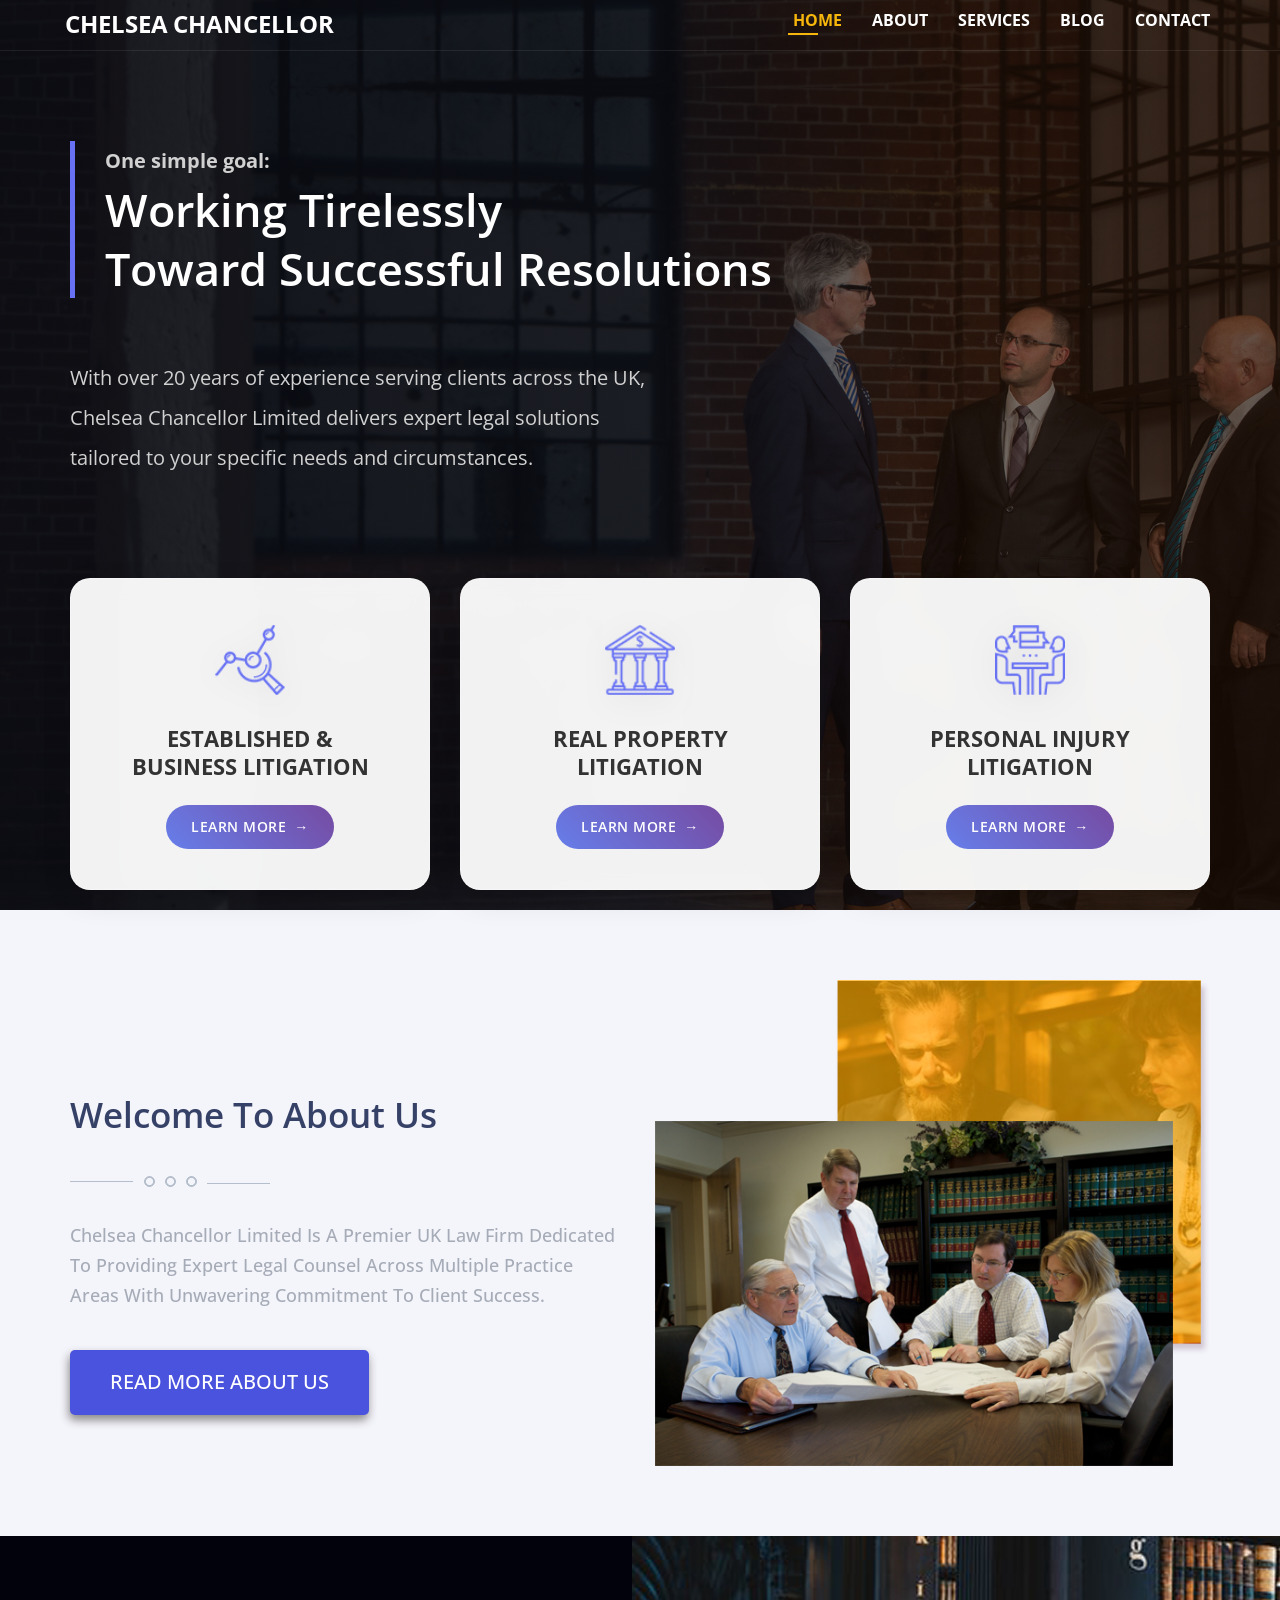
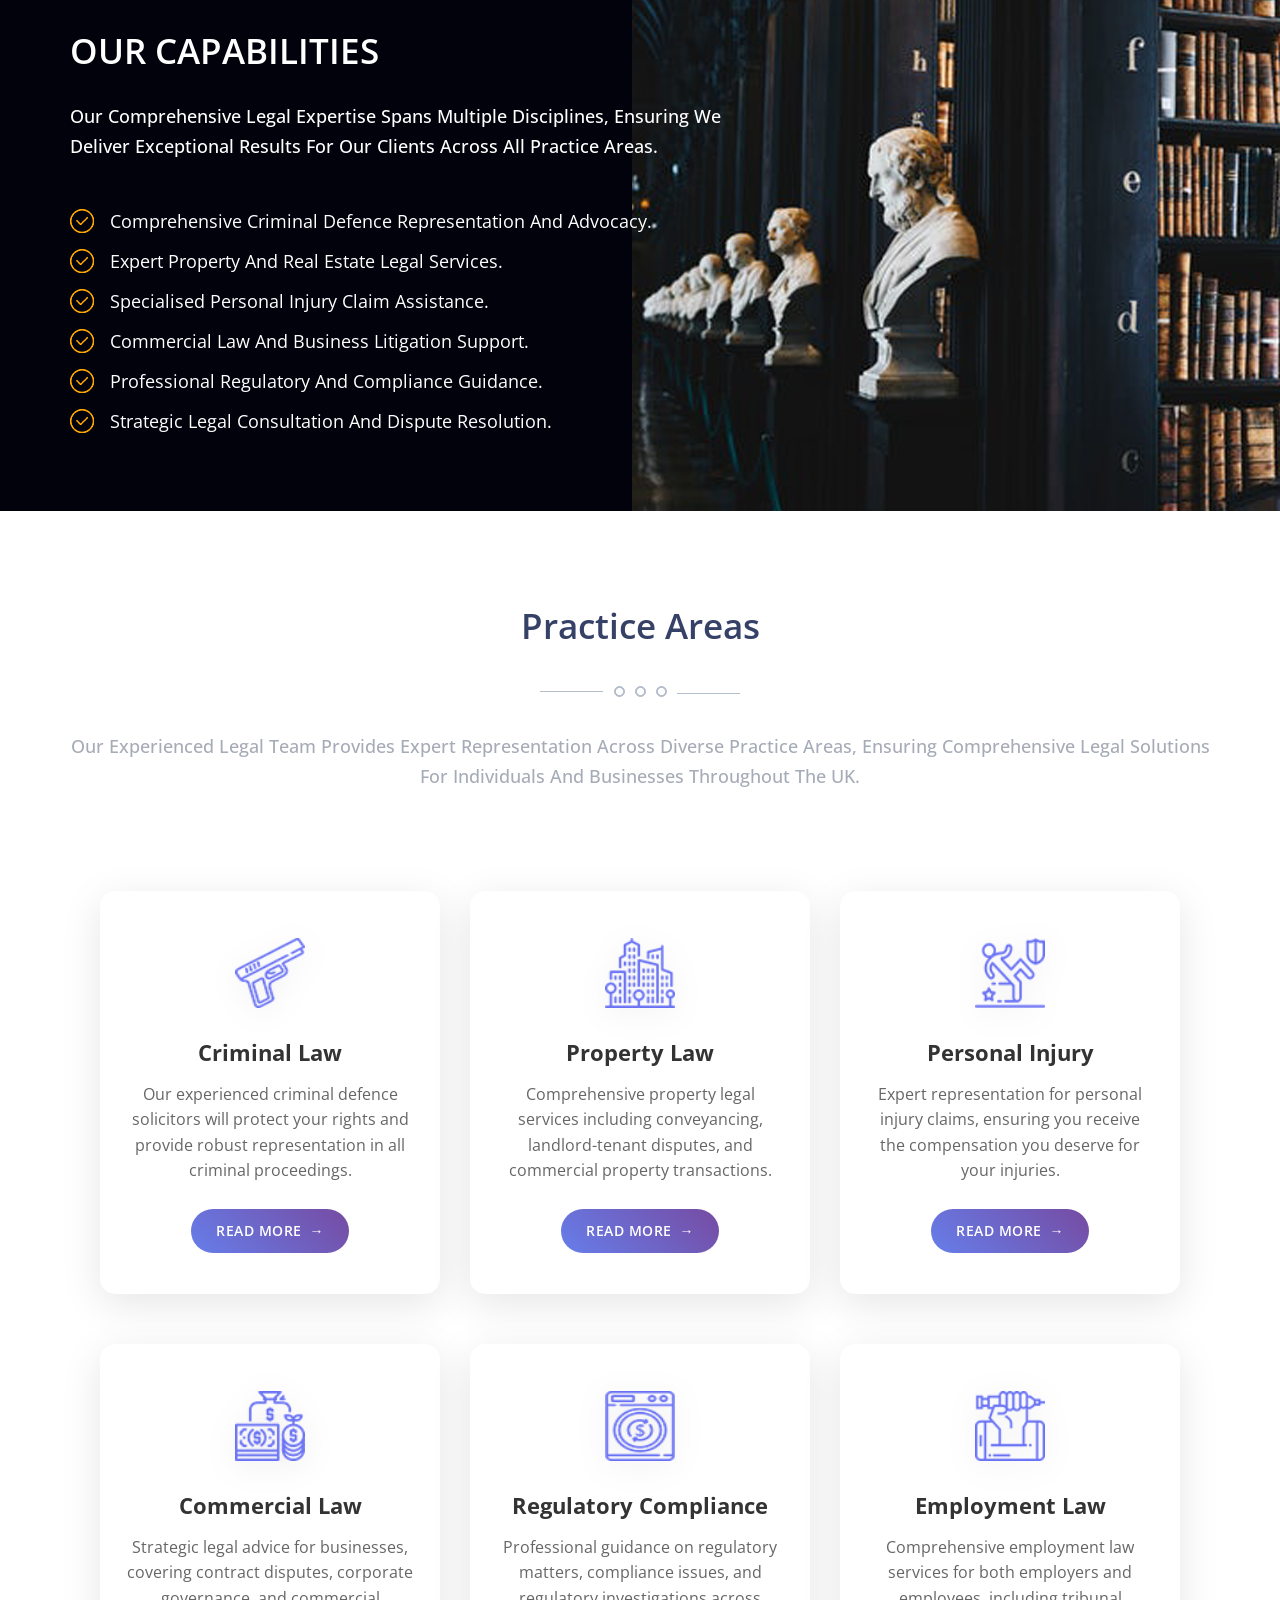
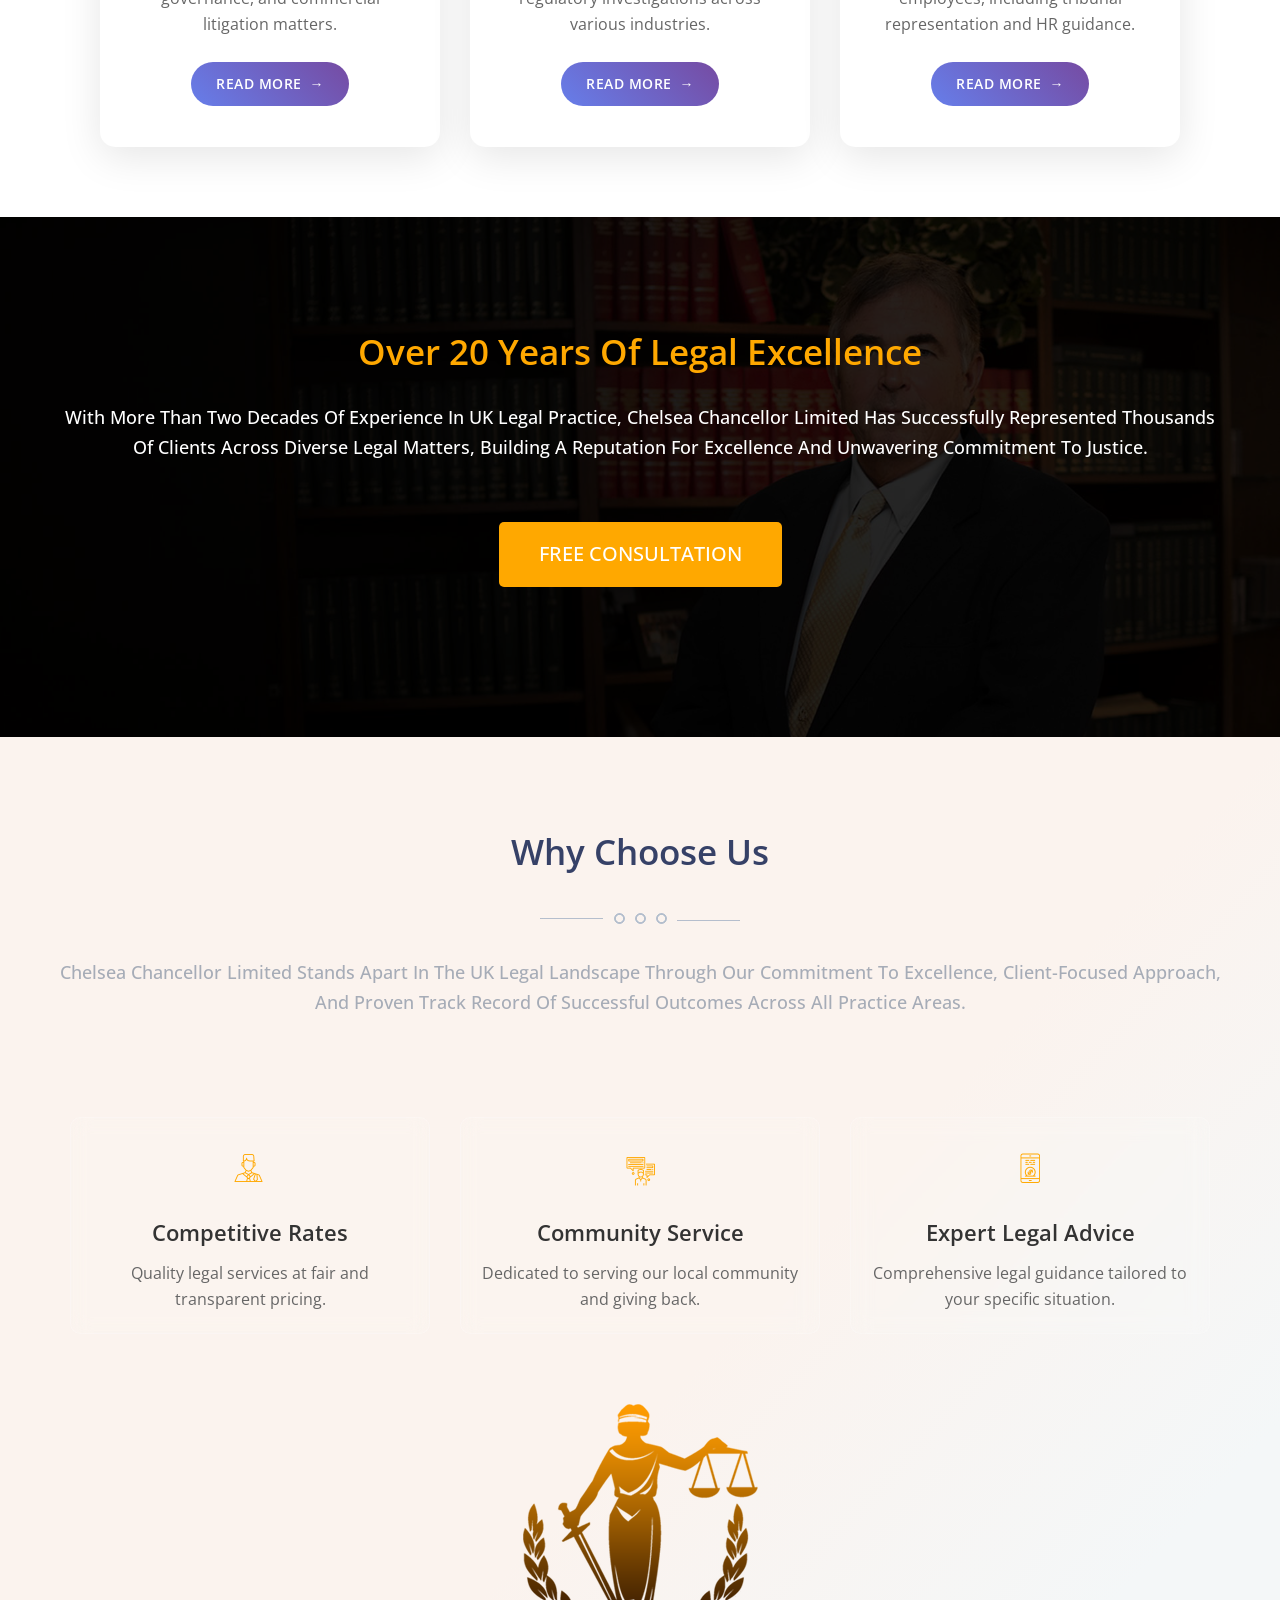
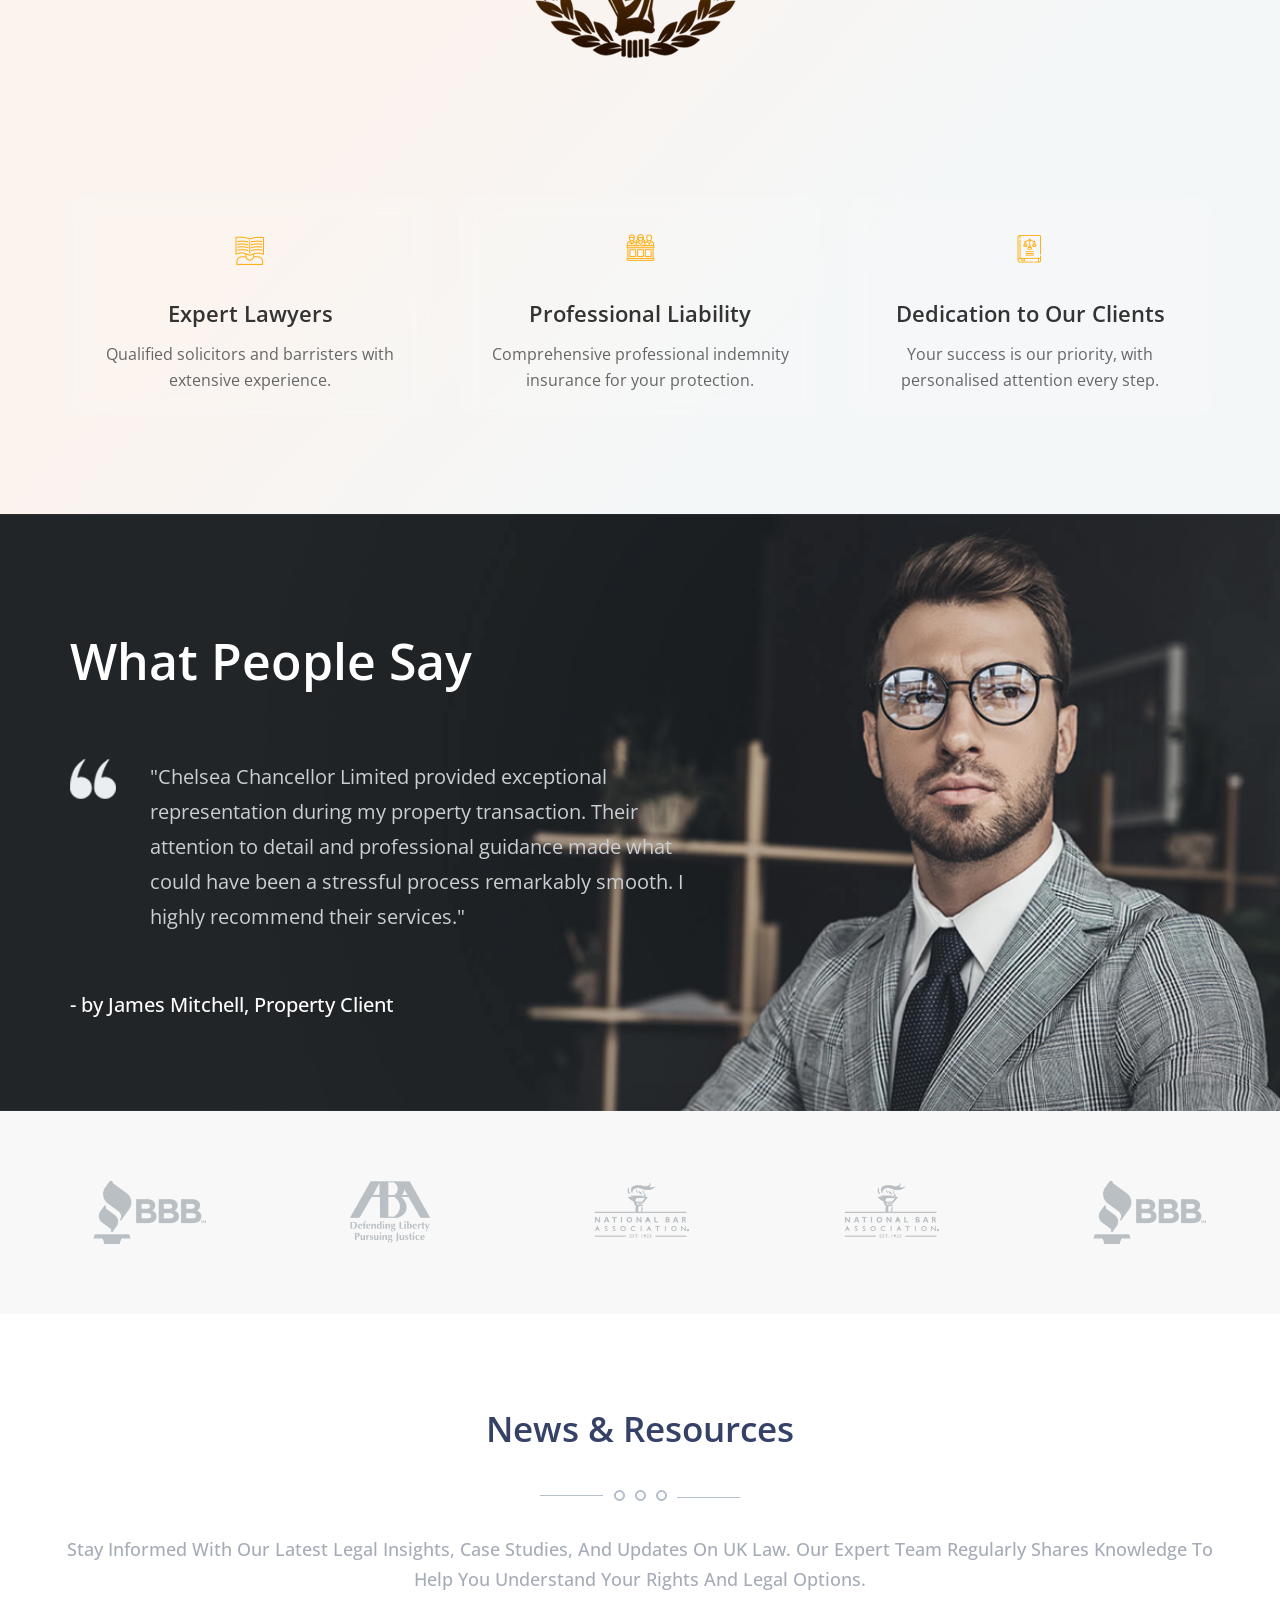
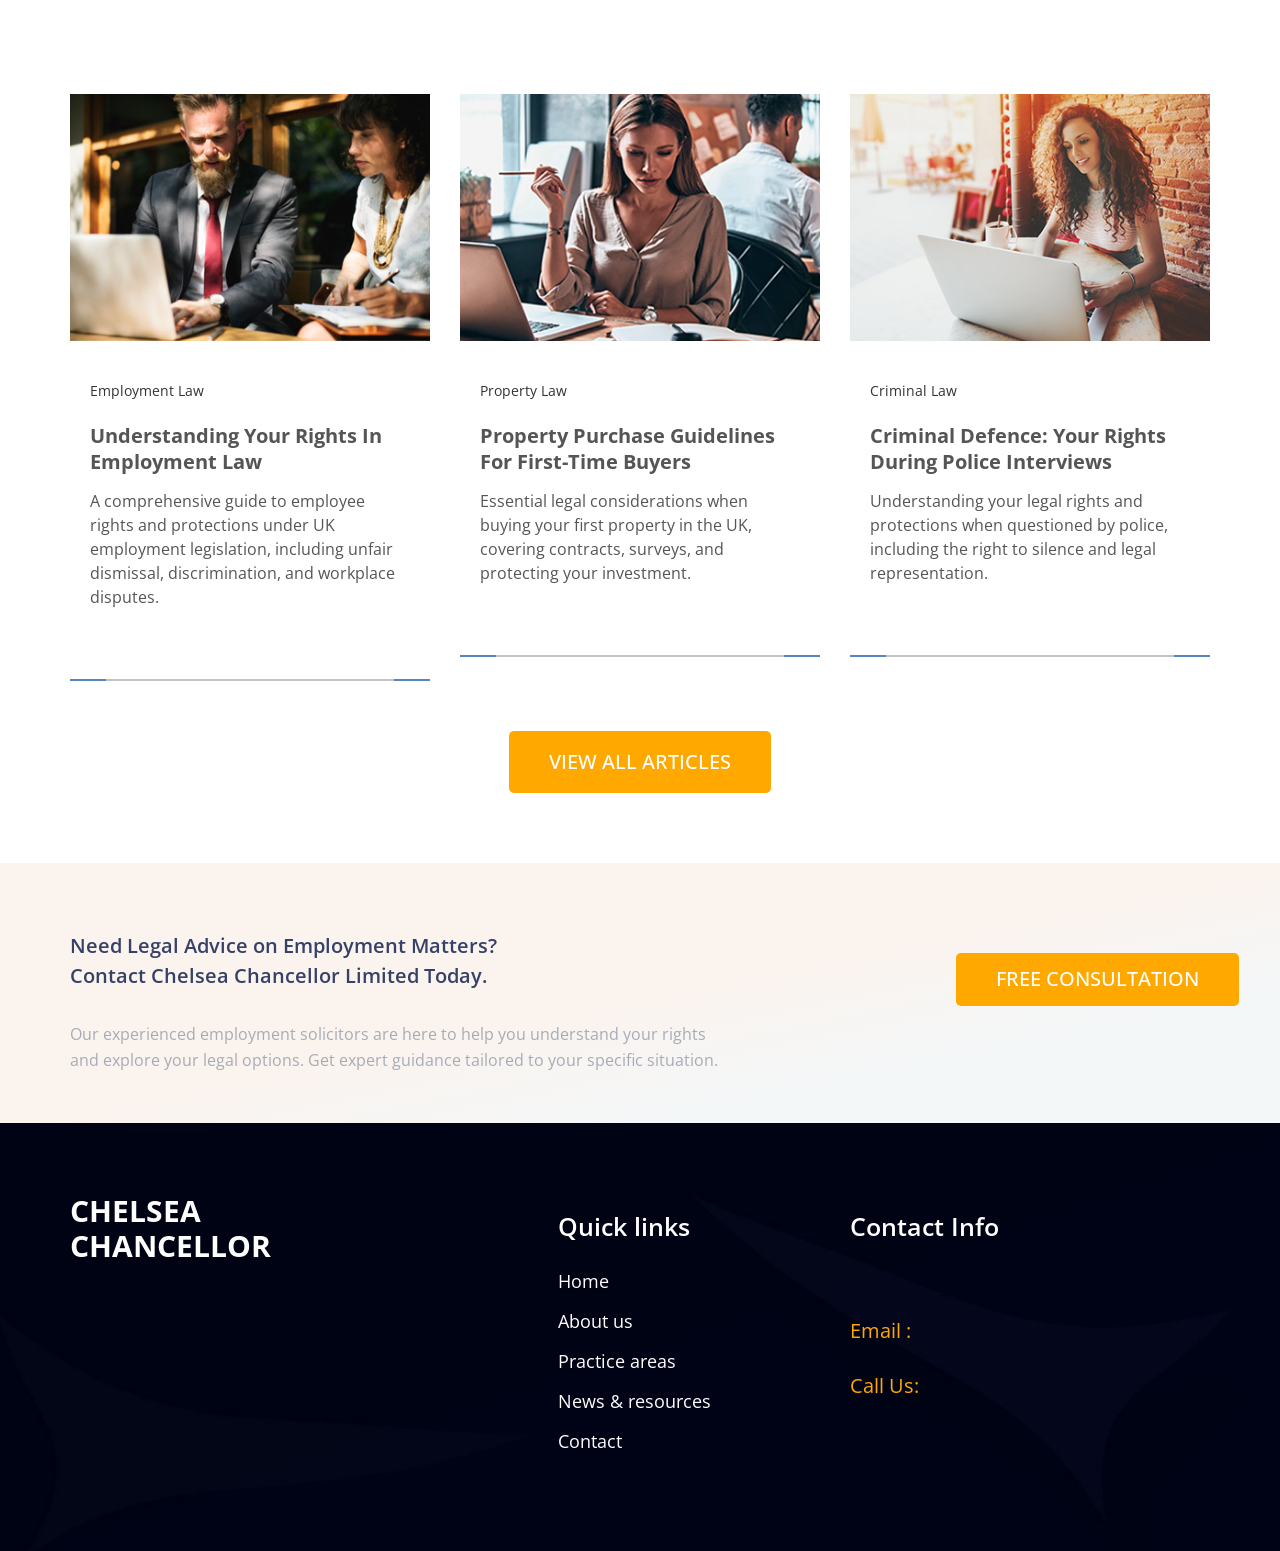
<file: index.html>
<!DOCTYPE html>
<html lang="en">

<head>
   <meta charset="utf-8">
   <meta http-equiv="X-UA-Compatible" content="IE=edge">
   <meta name="viewport" content="width=device-width, initial-scale=1">
   <title>CHELSEA CHANCELLOR </title>
   <!-- Favicon -->
   <!-- Bootstrap CSS -->
   <link href="assets/css/bootstrap.min.css" rel="stylesheet">
   <!-- Animate CSS -->
   <link href="assets/vendors/animate/animate.css" rel="stylesheet">
   <!-- Icon CSS-->
   <link rel="stylesheet" href="assets/vendors/font-awesome/css/font-awesome.min.css">
   <!-- Owlcarousel CSS-->
   <link rel="stylesheet" type="text/css" href="assets/vendors/owl_carousel/owl.carousel.css" media="all">
   <!--Template Styles CSS-->
   <link rel="stylesheet" type="text/css" href="assets/css/style.css" media="all" />
   <!-- Navigation Active Styles -->
   <link rel="stylesheet" type="text/css" href="assets/css/navigation-active.css" media="all" />
   <!-- AOS Animation Library -->
   <link href="https://unpkg.com/aos@2.3.1/dist/aos.css" rel="stylesheet">
   <link
      href="https://fonts.googleapis.com/css?family=Open+Sans:400,400i,600,600i,700,700i,800,800i&amp;subset=cyrillic,cyrillic-ext,greek,greek-ext,latin-ext,vietnamese"
      rel="stylesheet">
</head>

<body>
   <div class="bg-banner-img clip-ellipse">
      <div class="ovrllay">
         <div id="header-placeholder"></div>
         <!-- #banner start -->
         <section id="banner" class="pb_0">
            <div class="container ">
               <div class="row">
                  <!-- #banner-text start -->
                  <div id="banner-text" class="col-md-12 text-c  ">
                     <div class="left-borders">
                        <h2 class="banner-text wow fadeInUp main" data-wow-delay="0.8s"> One simple goal: </h2>
                        <h5 class="wow fadeInUp main-h" data-wow-delay="0.2s">working tirelessly <br> toward successful
                           resolutions</h5>
                     </div>
                     <p class="banner-text wow fadeInUp main-h3" data-wow-delay="0.8s">With over 20 years of experience serving clients across the UK,<br> Chelsea Chancellor Limited delivers expert legal solutions<br> tailored to your specific needs and circumstances.</p>
                  </div>
                  <!-- /#banner-text End -->
               </div>
               <div class="row mt-100 p-0">
                  <!--#about-text start -->
                  <div class="who_we_area col-md-4 col-sm-6 wow fadeInUp">
                     <div class="service-1 green-after">
                        <div class="servise-top wow fadeInUp">
                        <img src="assets/images/service_c.png">
                     </div>
                     <h2 class="unify"> Established &<br> business litigation </h2>
                     <div class="button-div">
                        <a href="" class="button-s"> Learn more </a>
                     </div>
                  </div>
               </div>
               <div class="who_we_area col-md-4 col-sm-6  wow fadeInUp">
                  <div class="service-1 pink-after">
                     <div class="servise-top wow fadeInUp">
                        <img src="assets/images/service_d.png">
                     </div>
                     <h2 class="unify"> REAL PROPERTY <br>LITIGATION </h2>
                     <div class="button-div">
                        <a href="" class="button-s"> Learn more </a>
                     </div>
                  </div>
               </div>
               <div class="who_we_area col-md-4 col-sm-6  wow fadeInUp">
                  <div class="service-1 purple-after">
                     <div class="servise-top wow fadeInUp">
                        <img src="assets/images/service_e.png">
                     </div>
                     <h2 class="unify"> PERSONAL INJURY <br>LITIGATION </h2>
                     <div class="button-div">
                        <a href="" class="button-s"> Learn more </a>
                     </div>
                  </div>
               </div>
               <!--#End about-text  -->
            </div>
      </div>
      </section>
   </div>
   </div>
   <!-- /#banner end -->
   <!-- #About Us Area start -->
   <div id="about-us" class="bg_gray py-70">
      <div class="container">
         <div class="row ">
            <!--#about-text start -->
            <div class="who_we_area title text-left col-md-6 col-sm-6 col-4pad wow fadeInUp">
               <h1 class="PT-90"> Welcome to about us </h1>
               <div class="hed_img">
                  <img src="assets/images/headding-img.png">
               </div>
               <p class="about-bottom-s  wow fadeInUp" style="visibility: visible; animation-name: fadeInUp;">Chelsea
                  Chancellor Limited is a premier UK law firm dedicated to providing expert legal counsel across
                  multiple practice areas with unwavering commitment to client success.</p>
               <div class="top-contact wow fadeInRight text-left"
                  style="visibility: visible; animation-name: fadeInRight;">
                  <a href="about.html"
                     class="btn btn-default wow fadeInUp  js-scroll-trigger button_about_shadow" data-wow-delay="0.5s"
                     style="visibility: visible; animation-delay: 0.5s; animation-name: fadeInUp;">Read more about
                     us</a>
               </div>
            </div>
            <div class="who_we_area col-md-6 col-sm-6 col-4pad wow fadeInUp">
               <img src="assets/images/about-right.png">
            </div>
         </div>
      </div>
   </div>
   <!-- End About Us Area -->
   <!-- #OUR CAPABILTIES Area start -->
   <div id="capabilities" class=" py-70 bg_blue_img">
      <div class="container">
         <div class="row  ">
            <!--#CAPABILTIES-text start -->
            <div class="title text-left   who_we_area col-md-7 col-sm-6 col-4pad wow fadeInUp">
               <h1 class="c_f pt-0">OUR CAPABILITIES </h1>
               <p class="about-bottom-s c_f wow fadeInUp" style="visibility: visible; animation-name: fadeInUp;">Our
                  comprehensive legal expertise spans multiple disciplines, ensuring we deliver exceptional results for
                  our clients across all practice areas.</p>
               <ul class="right_icone">
                  <div class="my_20">
                     <img src="assets/images/right.png">
                  </div>
                  <li>Comprehensive criminal defence representation and advocacy.</li>
                  <div class="my_20">
                     <img src="assets/images/right.png">
                  </div>
                  <li>Expert property and real estate legal services.</li>
                  <div class="my_20">
                     <img src="assets/images/right.png">
                  </div>
                  <li>Specialised personal injury claim assistance.</li>
                  <div class="my_20">
                     <img src="assets/images/right.png">
                  </div>
                  <li>Commercial law and business litigation support.</li>
                  <div class="my_20">
                     <img src="assets/images/right.png">
                  </div>
                  <li>Professional regulatory and compliance guidance.</li>
                  <div class="my_20">
                     <img src="assets/images/right.png">
                  </div>
                  <li>Strategic legal consultation and dispute resolution.</li>
               </ul>
            </div>
            <div class="who_we_area col-md-5 col-sm-6 col-4pad wow fadeInUp">
            </div>
         </div>
      </div>
   </div>
   <!-- #OUR CAPABILTIES Area End -->
   <!-- #service Area start -->
   <div id="services" class=" py-70">
      <div class="container">
         <div class="row text-center mb-60 ">
            <div class="title wow fadeInUp">
               <h1>Practice Areas</h1>
               <div class="hed_img">
                  <img src="assets/images/headding-img.png">
               </div>
               <p>Our experienced legal team provides expert representation across diverse practice areas, ensuring
                  comprehensive legal solutions for individuals and businesses throughout the UK.</p>
            </div>
         </div>
         <div class="row about_row  py-40">
            <!--#about-text start -->
            <div class="who_we_area col-md-4 col-sm-6 col-4pad wow fadeInUp">
               <div class="service-s">
                  <div class="servise-top wow fadeInUp">
                     <img src="assets/images/service1.png">
                  </div>
                  <h2 class="Practice"> Criminal Law </h2>
                  <p class="bottom-s">Our experienced criminal defence solicitors will protect your rights and provide
                     robust representation in all criminal proceedings.</p>
                  <div class="button-div">
                     <a href="" class="button-buttom"> read more </a>
                  </div>
               </div>
            </div>
            <div class="who_we_area col-md-4 col-sm-6 col-4pad wow fadeInUp">
               <div class="service-s">
                  <div class="servise-top wow fadeInUp">
                     <img src="assets/images/service2.png">
                  </div>
                  <h2 class="Practice"> Property Law </h2>
                  <p class="bottom-s">Comprehensive property legal services including conveyancing, landlord-tenant
                     disputes, and commercial property transactions.</p>
                  <div class="button-div">
                     <a href="" class="button-buttom"> read more </a>
                  </div>
               </div>
            </div>
            <div class="who_we_area col-md-4 col-sm-6 col-4pad wow fadeInUp">
               <div class="service-s">
                  <div class="servise-top wow fadeInUp">
                     <img src="assets/images/service3.png">
                  </div>
                  <h2 class="Practice"> Personal Injury </h2>
                  <p class="bottom-s">Expert representation for personal injury claims, ensuring you receive the
                     compensation you deserve for your injuries.</p>
                  <div class="button-div">
                     <a href="" class="button-buttom"> read more </a>
                  </div>
               </div>
            </div>
            <!--#End about-text  -->
         </div>
         <div class="row mt-50  py-40">
            <!--#about-text start -->
            <div class="who_we_area col-md-4 col-sm-6 col-4pad wow fadeInUp">
               <div class="service-s">
                  <div class="servise-top wow fadeInUp">
                     <img src="assets/images/service4.png">
                  </div>
                  <h2 class="Practice"> Commercial Law </h2>
                  <p class="bottom-s">Strategic legal advice for businesses, covering contract disputes, corporate
                     governance, and commercial litigation matters.</p>
                  <div class="button-div">
                     <a href="" class="button-buttom"> read more </a>
                  </div>
               </div>
            </div>
            <div class="who_we_area col-md-4 col-sm-6 col-4pad wow fadeInUp">
               <div class="service-s">
                  <div class="servise-top wow fadeInUp">
                     <img src="assets/images/service5.png">
                  </div>
                  <h2 class="Practice">Regulatory Compliance</h2>
                  <p class="bottom-s">Professional guidance on regulatory matters, compliance issues, and regulatory
                     investigations across various industries.</p>
                  <div class="button-div">
                     <a href="" class="button-buttom"> read more </a>
                  </div>
               </div>
            </div>
            <div class="who_we_area col-md-4 col-sm-6 col-4pad wow fadeInUp">
               <div class="service-s">
                  <div class="servise-top wow fadeInUp">
                     <img src="assets/images/service6.png">
                  </div>
                  <h2 class="Practice">Employment Law</h2>
                  <p class="bottom-s">Comprehensive employment law services for both employers and employees, including
                     tribunal representation and HR guidance.</p>
                  <div class="button-div">
                     <a href="" class="button-buttom"> read more </a>
                  </div>
               </div>
            </div>
            <!--#End about-text  -->
         </div>
      </div>
   </div>
   <!-- End About Us Area -->
   <!--start team Area -->
   <!-- <section class="bg_gradient_team PB_100">
      <div class="container">
         <div class="row text-center  ">
            <div class="title wow fadeInUp">
               <h1>Our Solicitors</h1>
               <div class="hed_img">
                  <img src="assets/images/headding-img.png">
               </div>
               <p>Meet our distinguished team of qualified solicitors and legal professionals, each bringing extensive
                  expertise and dedication to achieving exceptional results for our clients.</p>
            </div>
         </div>
         <div class="row about_row ">
            <div class="col-md-4 col-sm-6 col-xs-12 wow fadeInUp">
               <div class="blog box-radius">
                 <div class="blog-img">
                     <img src="assets/images/team-2.png" alt="">
                  </div>
                  <div class="team-content">
                     <h3>DAVID WILLIAMS</h3>
                     <p>Senior Partner</p>
                  </div>
               </div>
            </div>
            <div class="col-md-4 col-sm-6 col-xs-12 col wow fadeInUp"
               style="visibility: visible; animation-name: fadeInUp;">
               <div class="blog box-radius">
                  <div class="blog-img">
                     <img src="assets/images/team-1.png" alt="">
                  </div>
                  <div class="team-content">
                     <h3>SARAH THOMPSON</h3>
                     <p>Criminal Law Specialist</p>
                  </div>
               </div>
            </div>
            <div class="col-md-4 col-sm-6 col-xs-12 col wow fadeInUp"
               style="visibility: visible; animation-name: fadeInUp;">
               <div class="blog  box-radius">
                  <div class="blog-img">
                     <img src="assets/images/team-3.png" alt="">
                  </div>
                  <div class="team-content">
                     <h3>MICHAEL HENDERSON</h3>
                     <p>Commercial Solicitor</p>
                  </div>
               </div>
            </div>
         </div>
      </div>
   </section> -->
   <!--End team Area -->
   <!--start free consultation Area -->
   <div class="bg_free_img">
      <div class="ovrllay-bottom">
         <div class="container">
            <div class="row text-center py-90 ">
               <div class="title wow fadeInUp">
                  <h1 class="c_yellow">Over 20 Years of Legal Excellence</h1>
                  <p class="c_f">With more than two decades of experience in UK legal practice, Chelsea Chancellor
                     Limited has successfully represented thousands of clients across diverse legal matters, building a
                     reputation for excellence and unwavering commitment to justice.</p>
               </div>
               <div class="btn-free wow fadeInRight text-center"
                  style="visibility: visible; animation-name: fadeInRight;">
                  <a href="contact.html" class="btn btn-default wow fadeInUp  btn_yellow"
                     data-wow-delay="0.5s"
                     style="visibility: visible; animation-delay: 0.5s; animation-name: fadeInUp;">free consultation</a>
               </div>
            </div>
         </div>
      </div>
   </div>
   <!--End free consultation Area -->
   <!--start Why Choose Us Area -->
   <section class="bg_gradient_team">
      <div class="container">
         <div class="row text-center  ">
            <div class="title wow fadeInUp">
               <h1>Why Choose Us</h1>
               <div class="hed_img">
                  <img src="assets/images/headding-img.png">
               </div>
               <p>Chelsea Chancellor Limited stands apart in the UK legal landscape through our commitment to
                  excellence, client-focused approach, and proven track record of successful outcomes across all
                  practice areas.</p>
            </div>
         </div>

         <!-- Left Column Features -->
         <div class="row about_row">
            <div class="col-lg-4 col-md-6 col-sm-12">
               <div class="feature-item text-center mb-4 wow fadeInLeft" data-wow-delay="0.1s">
                  <div class="feature-icon mb-3">
                     <img src="assets/images/icone_1.png" alt="Competitive Rates">
                  </div>
                  <h3 class="feature-title">Competitive Rates</h3>
                  <p class="feature-desc">Quality legal services at fair and transparent pricing.</p>
               </div>
            </div>
            
            <div class="col-lg-4 col-md-6 col-sm-12">
               <div class="feature-item text-center mb-4 wow fadeInUp" data-wow-delay="0.2s">
                  <div class="feature-icon mb-3">
                     <img src="assets/images/icone_2.png" alt="Community Service">
                  </div>
                  <h3 class="feature-title">Community Service</h3>
                  <p class="feature-desc">Dedicated to serving our local community and giving back.</p>
               </div>
            </div>
            
            <div class="col-lg-4 col-md-6 col-sm-12">
               <div class="feature-item text-center mb-4 wow fadeInRight" data-wow-delay="0.3s">
                  <div class="feature-icon mb-3">
                     <img src="assets/images/icone_3.png" alt="Expert Legal Advice">
                  </div>
                  <h3 class="feature-title">Expert Legal Advice</h3>
                  <p class="feature-desc">Comprehensive legal guidance tailored to your specific situation.</p>
               </div>
            </div>
         </div>

         <!-- Center Logo Row -->
         <div class="row">
            <div class="col-12 text-center mb-5 wow fadeInUp" data-wow-delay="0.4s">
               <img src="assets/images/shap-center.png" alt="Chelsea Chancellor Limited" class="center-logo img-fluid">
            </div>
         </div>

         <!-- Bottom Row Features -->
         <div class="row about_row">
            <div class="col-lg-4 col-md-6 col-sm-12">
               <div class="feature-item text-center mb-4 wow fadeInLeft" data-wow-delay="0.5s">
                  <div class="feature-icon mb-3">
                     <img src="assets/images/icone_4.png" alt="Expert Lawyers">
                  </div>
                  <h3 class="feature-title">Expert Lawyers</h3>
                  <p class="feature-desc">Qualified solicitors and barristers with extensive experience.</p>
               </div>
            </div>
            
            <div class="col-lg-4 col-md-6 col-sm-12">
               <div class="feature-item text-center mb-4 wow fadeInUp" data-wow-delay="0.6s">
                  <div class="feature-icon mb-3">
                     <img src="assets/images/icone_5.png" alt="Professional Liability">
                  </div>
                  <h3 class="feature-title">Professional Liability</h3>
                  <p class="feature-desc">Comprehensive professional indemnity insurance for your protection.</p>
               </div>
            </div>
            
            <div class="col-lg-4 col-md-6 col-sm-12">
               <div class="feature-item text-center mb-4 wow fadeInRight" data-wow-delay="0.7s">
                  <div class="feature-icon mb-3">
                     <img src="assets/images/icone_6.png" alt="Client Dedication">
                  </div>
                  <h3 class="feature-title">Dedication to Our Clients</h3>
                  <p class="feature-desc">Your success is our priority, with personalised attention every step.</p>
               </div>
            </div>
         </div>
      </div>

   </section>



   <!-- DivTable.com -->
   <!--End Why Choose Us Area -->
   <!--#Our Testimonial Area start-->
   <div id="testimonials" class="testimonial_area py-70  bg_testimonial_img wow fadeInUp ">
      <div class="container ">
         <div class="row">
            <div class="col-md-7 text-left wow fadeInUp">
               <h1 class="testimonial_top"> What People Say </h1>
               <div class="testimonial_carosel">
                  <div class="item">
                     <div class="media">
                        <img src="assets/images/testimonial-icone.png">
                     </div>
                     <p>"Chelsea Chancellor Limited provided exceptional representation during my property transaction.
                        Their attention to detail and professional guidance made what could have been a stressful
                        process remarkably smooth. I highly recommend their services."</p>
                     <div class="media-body text-center">
                        <h4 class="body-slider media-heading">- by James Mitchell, Property Client</h4>
                     </div>
                  </div>
                  <div class="item">
                     <div class="media">
                        <img src="assets/images/testimonial-icone.png">
                     </div>
                     <p>"The team at Chelsea Chancellor Limited handled my employment dispute with exceptional
                        professionalism. Their expertise and dedication resulted in a favourable outcome. I cannot thank
                        them enough for their outstanding service."</p>
                     <div class="media-body text-center">
                        <h4 class="body-slider media-heading">- by Sarah Collins, Employment Client</h4>
                     </div>
                  </div>
                  <div class="item">
                     <div class="media">
                        <img src="assets/images/testimonial-icone.png">
                     </div>
                     <p>"When facing criminal charges, I needed the best legal representation available. Chelsea
                        Chancellor Limited exceeded all expectations with their strategic approach and unwavering
                        support throughout the process."</p>
                     <div class="media-body text-center">
                        <h4 class="body-slider media-heading">- by Robert Thompson, Criminal Defence Client</h4>
                     </div>
                  </div>
               </div>
            </div>
         </div>
      </div>
   </div>
   <!--#End Our testimonial Area -->
   <!--#Our Partners Area -->
   <div class="our_partners_area bg-parthners py-70 ">
      <div class="container">
         <!--#Our Partners assets/images start -->
         <div class="partners wow fadeInUp">
            <div class="item"><img src="assets/images/client_logo/client_logo-1.png" alt=""></div>
            <div class="item"><img src="assets/images/client_logo/client_logo-2.png" alt=""></div>
            <div class="item"><img src="assets/images/client_logo/client_logo-3.png" alt=""></div>
            <div class="item"><img src="assets/images/client_logo/client_logo-3.png" alt=""></div>
            <div class="item"><img src="assets/images/client_logo/client_logo-5.png" alt=""></div>
         </div>
         <!--#End Our Partners assets/images -->
      </div>
   </div>
   <!--#End Our Partners Area -->
   <!--start Why Choose Us Area -->
   <section class="">
      <div class="container">
         <div class="row text-center  ">
            <div class="title wow fadeInUp">
               <h1>News & Resources</h1>
               <div class="hed_img">
                  <img src="assets/images/headding-img.png">
               </div>
               <p>Stay informed with our latest legal insights, case studies, and updates on UK law. Our expert team regularly shares knowledge to help you understand your rights and legal options.</p>
            </div>
         </div>
         <div class="row about_row ">
            <div class="col-md-4 col-sm-6 col-xs-12 wow fadeInUp">
               <div class="blog-card">
                  <div class="blog-image">
                     <a href="assets/pages/blog-single.html">
                        <img src="assets/images/blog/blog-home-1.png" alt="Employment Law Rights">
                        <div class="blog-overlay">
                           <span class="read-more">Read Article</span>
                        </div>
                     </a>
                  </div>
                  <div class="blog-content">
                     <div class="blog-meta">
                        <span class="blog-date">Employment Law</span>
                     </div>
                     <h3><a href="assets/pages/blog-single.html">Understanding Your Rights in Employment Law</a></h3>
                     <p>A comprehensive guide to employee rights and protections under UK employment legislation, including unfair dismissal, discrimination, and workplace disputes.</p>
                     <a href="assets/pages/blog-single.html" class="btn-read-more">Read More <i class="fa fa-arrow-right"></i></a>
                  </div>
               </div>
            </div>
            <div class="col-md-4 col-sm-6 col-xs-12 wow fadeInUp">
               <div class="blog-card">
                  <div class="blog-image">
                     <a href="assets/pages/blog-single.html">
                        <img src="assets/images/blog/blog-home-2.png" alt="Property Law Guide">
                        <div class="blog-overlay">
                           <span class="read-more">Read Article</span>
                        </div>
                     </a>
                  </div>
                  <div class="blog-content">
                     <div class="blog-meta">
                        <span class="blog-date">Property Law</span>
                     </div>
                     <h3><a href="assets/pages/blog-single.html">Property Purchase Guidelines for First-Time Buyers</a></h3>
                     <p>Essential legal considerations when buying your first property in the UK, covering contracts, surveys, and protecting your investment.</p>
                     <a href="assets/pages/blog-single.html" class="btn-read-more">Read More <i class="fa fa-arrow-right"></i></a>
                  </div>
               </div>
            </div>
            <div class="col-md-4 col-sm-6 col-xs-12 wow fadeInUp">
               <div class="blog-card">
                  <div class="blog-image">
                     <a href="assets/pages/blog-single.html">
                        <img src="assets/images/blog/blog-home-3.png" alt="Criminal Defence Rights">
                        <div class="blog-overlay">
                           <span class="read-more">Read Article</span>
                        </div>
                     </a>
                  </div>
                  <div class="blog-content">
                     <div class="blog-meta">
                        <span class="blog-date">Criminal Law</span>
                     </div>
                     <h3><a href="assets/pages/blog-single.html">Criminal Defence: Your Rights During Police Interviews</a></h3>
                     <p>Understanding your legal rights and protections when questioned by police, including the right to silence and legal representation.</p>
                     <a href="assets/pages/blog-single.html" class="btn-read-more">Read More <i class="fa fa-arrow-right"></i></a>
                  </div>
               </div>
            </div>
         </div>
         <div class="row text-center mt-50">
            <div class="col-md-12">
               <a href="assets/pages/blog.html" class="btn btn-primary btn-lg">View All Articles</a>
            </div>
         </div>
      </div>
   </section>
   <!--End Why Choose Us Area -->
   <div id="consultation-placeholder"></div>
   <div id="footer-placeholder"></div>
   <!-- jQuery JS -->
   <script src="assets/js/jquery-1.12.0.min.js"></script>
   <!-- Bootstrap JS -->
   <script src="assets/js/bootstrap.min.js"></script>

   <!-- Animate JS -->
   <script src="assets/vendors/animate/wow.min.js"></script>
   <!-- Owlcarousel JS -->
   <script src="assets/vendors/owl_carousel/owl.carousel.min.js"></script>
   <!-- Stellar JS -->
   <!-- Theme JS -->
   <script src="assets/js/theme.min.js"></script>
   <!-- Components Loader JS -->
   <script src="assets/js/components-loader.js"></script>
   <!-- AOS Animation Library -->
   <script src="https://unpkg.com/aos@2.3.1/dist/aos.js"></script>
   <script type="text/javascript">
      // Initialize AOS
      AOS.init({
         duration: 800,        // Animation duration in milliseconds
         easing: 'ease-in-out', // Smooth easing function
         once: true,           // Animation occurs only once (not on scroll up)
         offset: 100           // Trigger animations 100px before element enters viewport
      });
   </script>
</body>

</html>
</file>
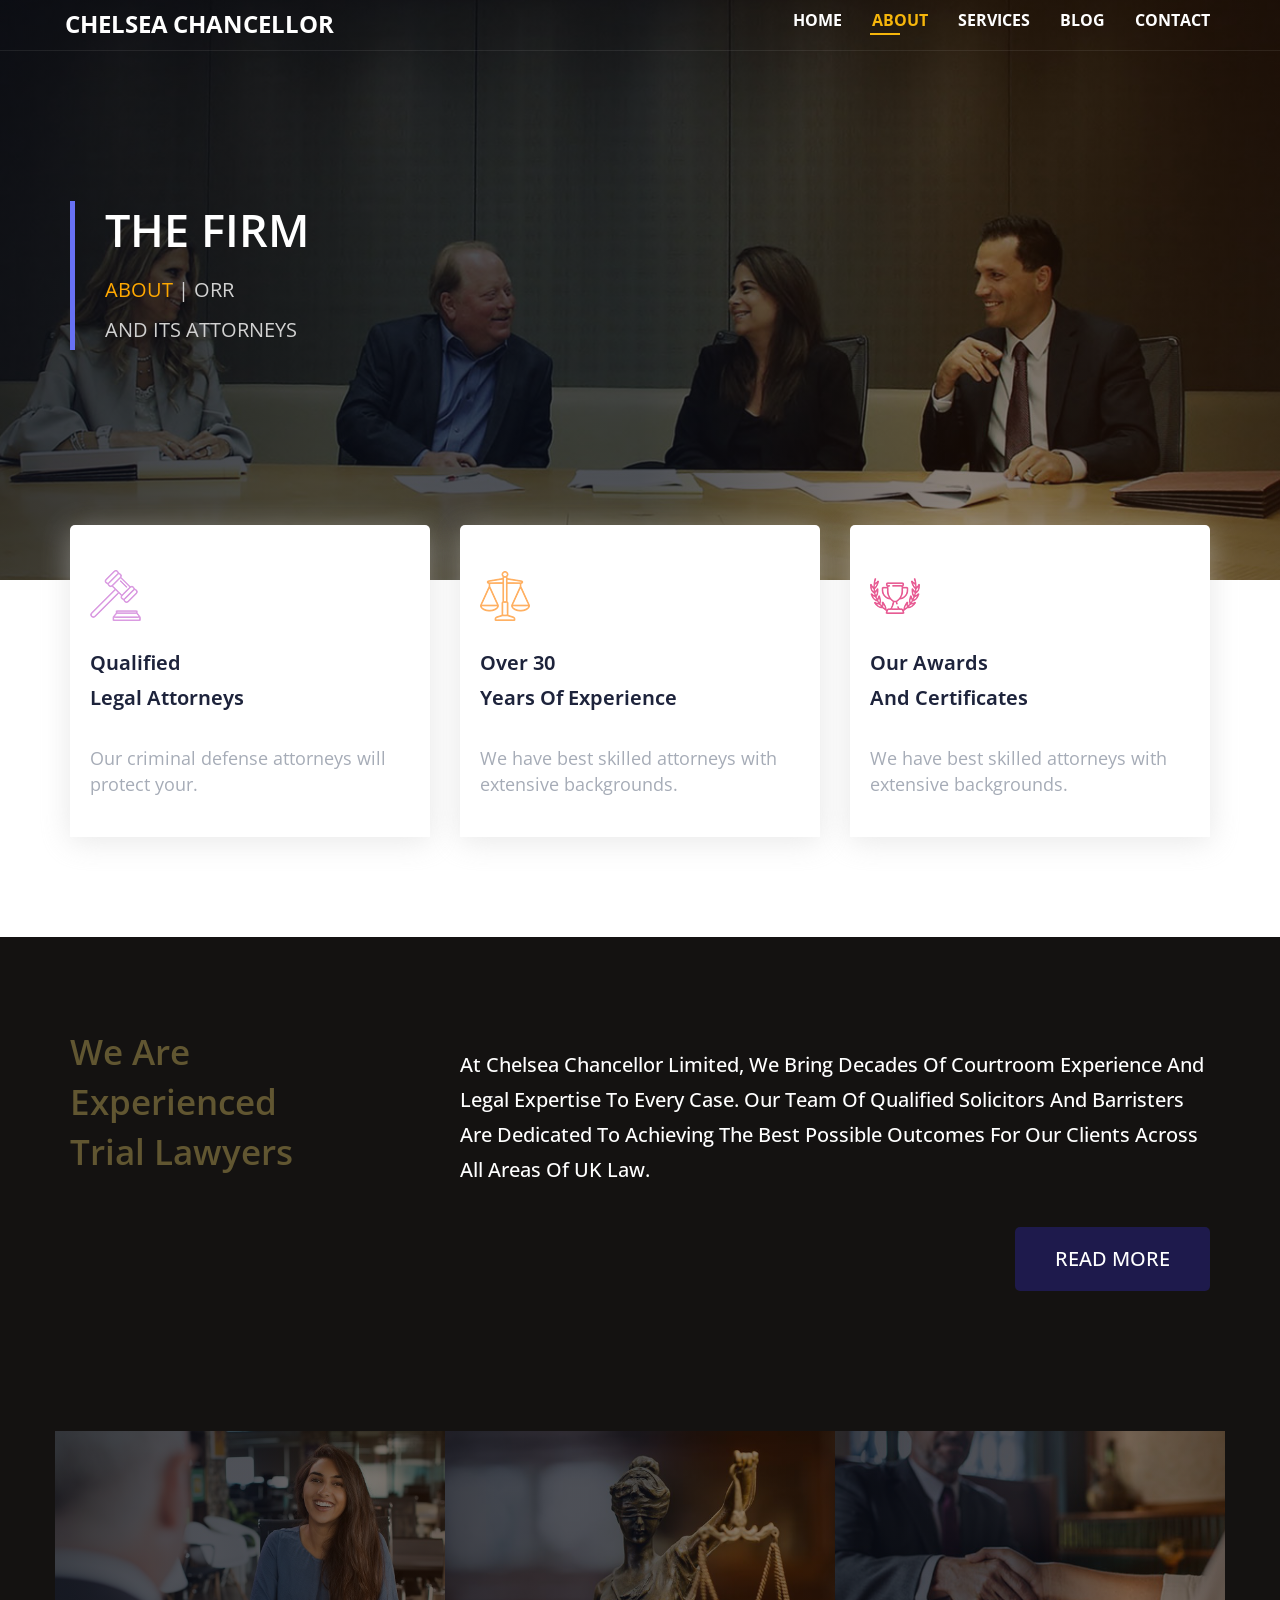
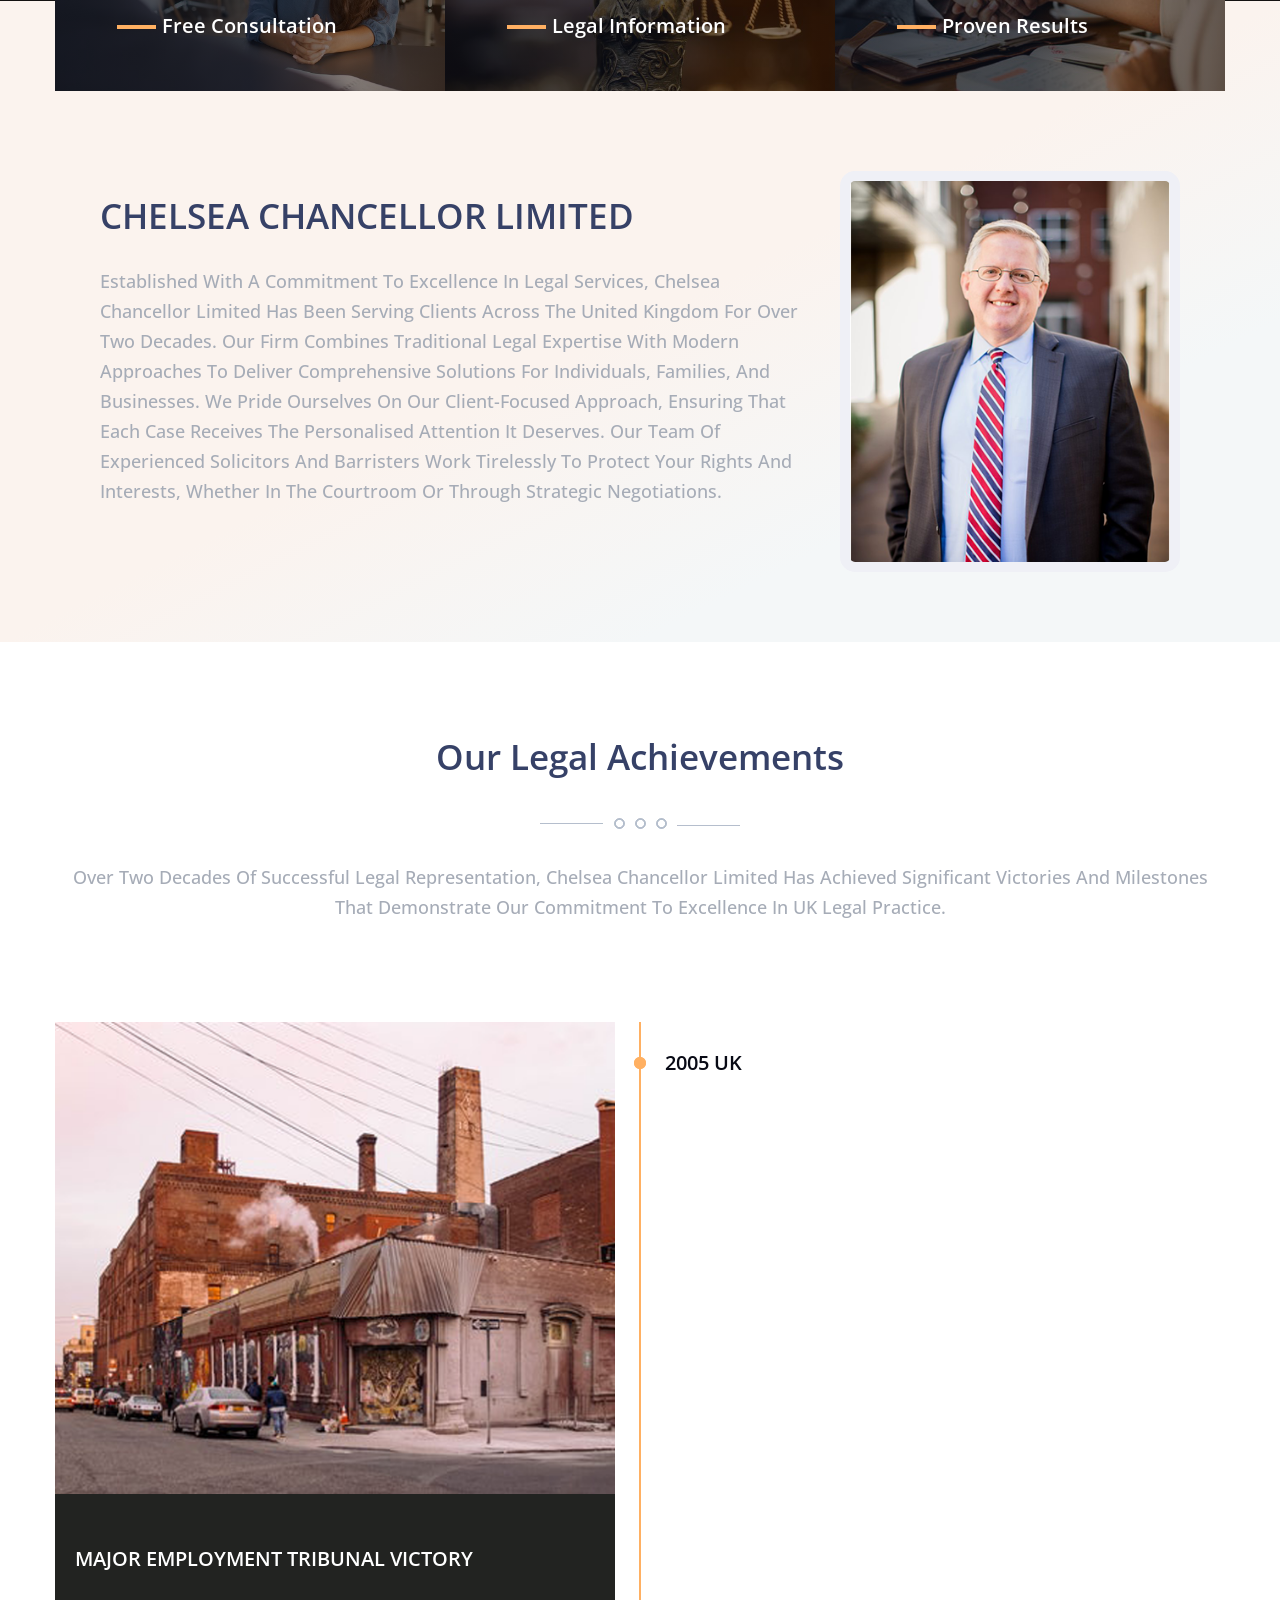
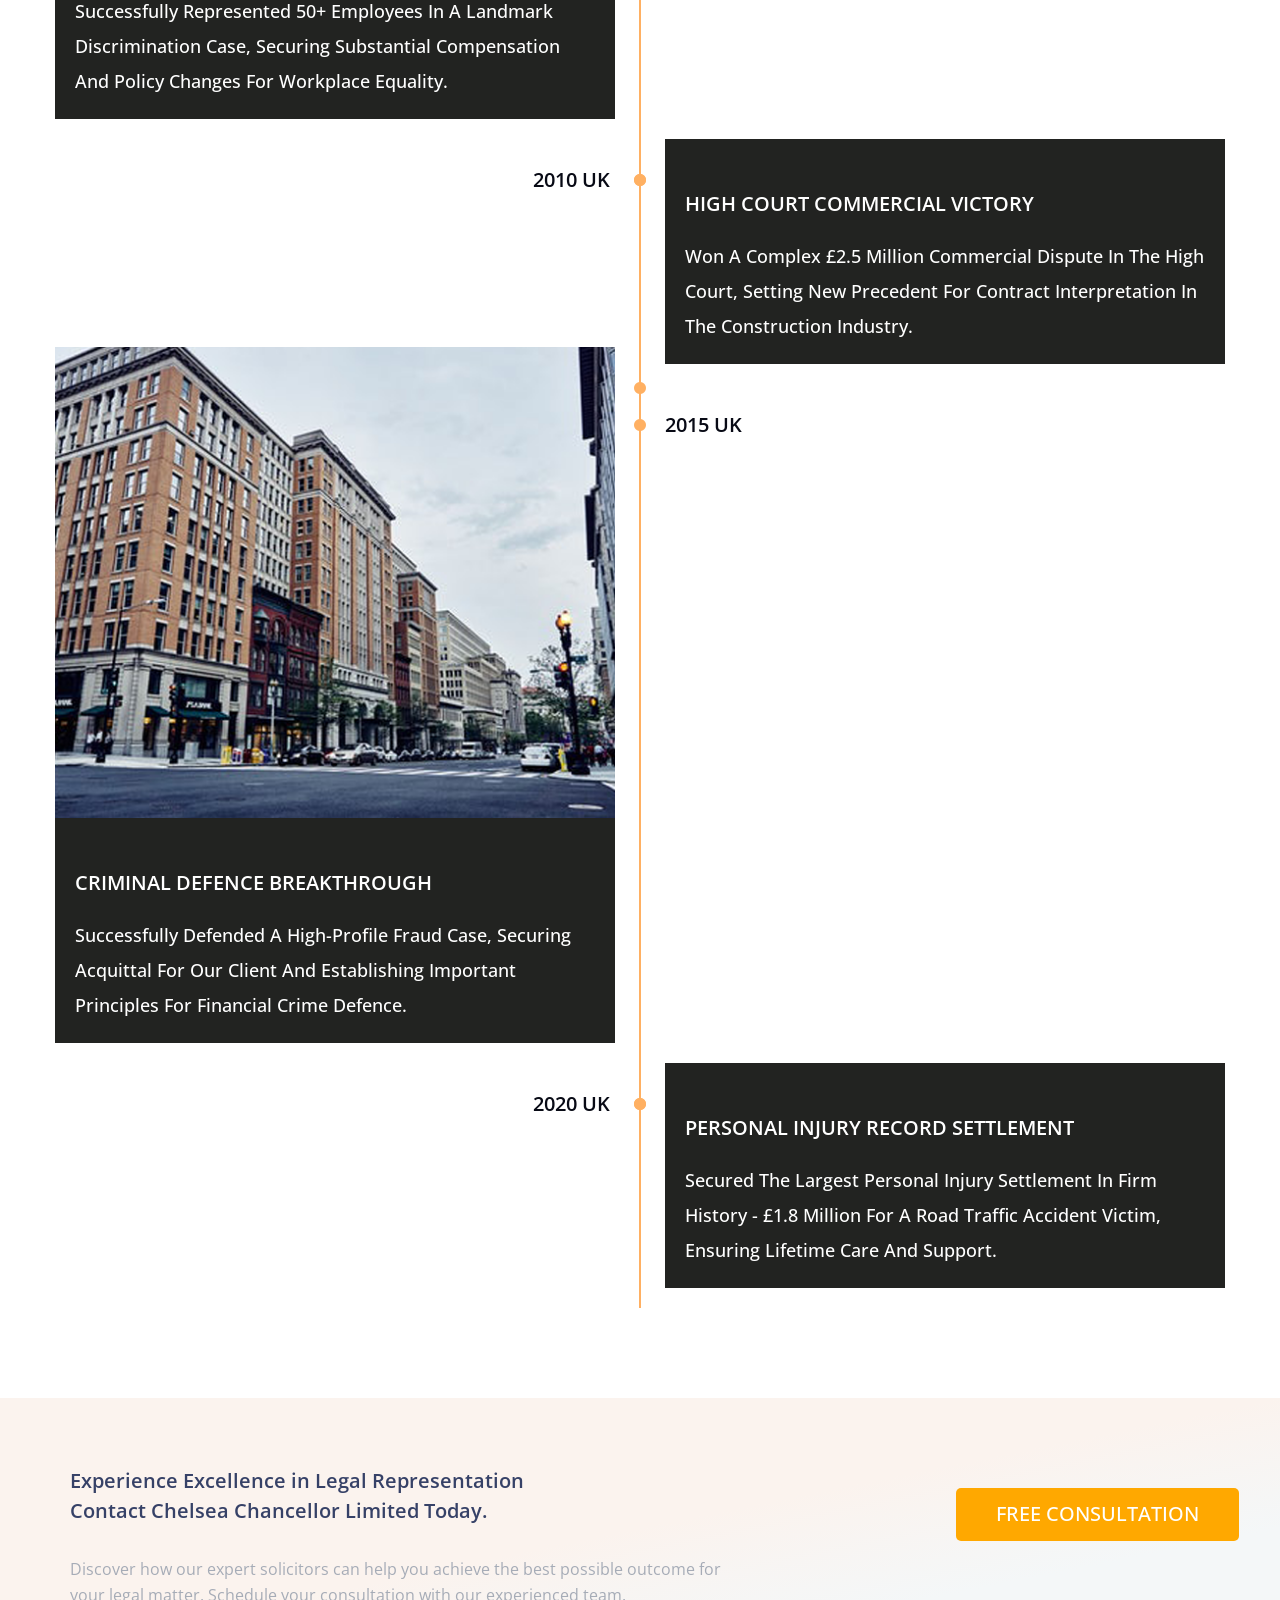
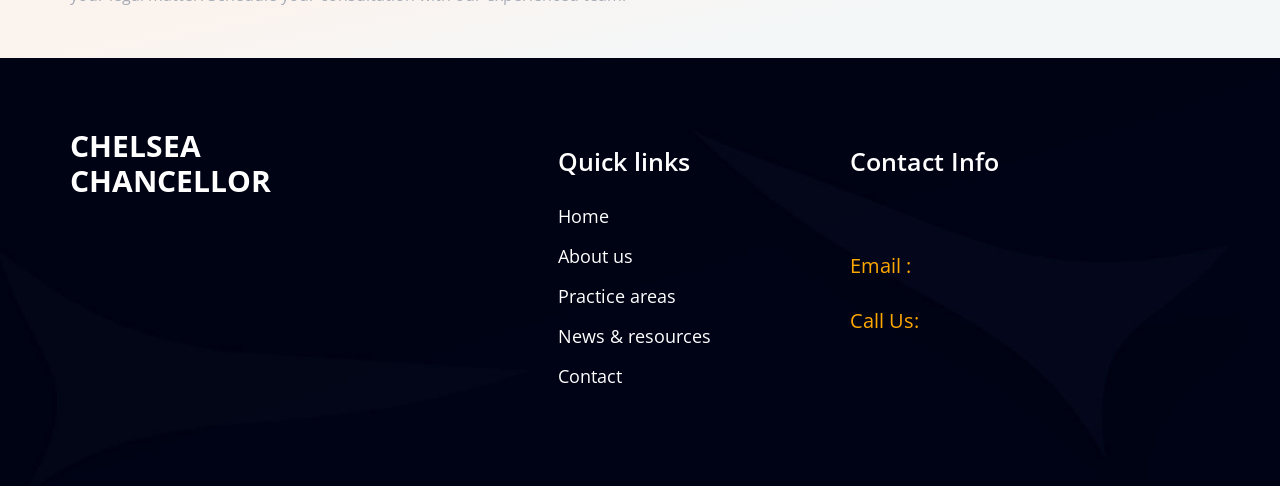
<file: about.html>
<!DOCTYPE html>
<html lang="en">
   <head>
      <meta charset="utf-8">
      <meta http-equiv="X-UA-Compatible" content="IE=edge">
      <meta name="viewport" content="width=device-width, initial-scale=1">
      <title>About Page  </title>
      <!-- Favicon -->
      <!-- Bootstrap CSS -->
      <link href="assets/css/bootstrap.min.css" rel="stylesheet">
      <!-- Animate CSS -->
      <link href="assets/vendors/animate/animate.css" rel="stylesheet">
      <!-- Icon CSS-->
      <link rel="stylesheet" href="assets/vendors/font-awesome/css/font-awesome.min.css">
      <!-- Owlcarousel CSS-->
      <link rel="stylesheet" type="text/css" href="assets/vendors/owl_carousel/owl.carousel.css" media="all">
      <!--Template Styles CSS-->
      <link rel="stylesheet" type="text/css" href="assets/css/style.css" media="all" />
      <!-- Navigation Active Styles -->
      <link rel="stylesheet" type="text/css" href="assets/css/navigation-active.css" media="all" />
      <link href="https://fonts.googleapis.com/css?family=Open+Sans:400,400i,600,600i,700,700i,800,800i&amp;subset=cyrillic,cyrillic-ext,greek,greek-ext,latin-ext,vietnamese" rel="stylesheet">
   </head>
   <body>
      <div class="about-banner-img">
         <div class="ovrllay">
            <div id="header-placeholder"></div>
            <!-- #banner start -->
            <section id="banner" class="pb_0" >
               <div class="container ">
                  <div class="row py-70 mb_160">
                     <!-- #banner-text start -->            
                     <div id="banner-text" class="col-md-12 text-c  ">
                        <div class="left-borders">
                           <h5 class="wow fadeInUp main-about_h" data-wow-delay="0.2s" >The Firm</h5>
                           <p  class="banner-text wow fadeInUp main-h3" data-wow-delay="0.8s"><span class="c_yellow"> ABOUT </span>  | ORR <br> AND ITS ATTORNEYS</p>
                        </div>
                     </div>
                     <!-- /#banner-text End -->
                  </div>
               </div>
            </section>
         </div>
      </div>
      <!-- /#banner end -->
      <!-- #service Us Area start -->
      <div  id="about"  >
         <div class="container">
            <div class="row top_service">
               <!--#about-text start --> 
               <div class="who_we_area col-md-4 col-sm-6 wow fadeInUp">
                  <div class="service_banner green-after">
                     <div class=" wow fadeInUp">
                        <img src="assets/images/about-service1.png">
                     </div>
                     <h2 >Qualified <br>Legal Attorneys</h2>
                     <p>Our criminal defense attorneys will protect your.    </p>
                  </div>
               </div>
               <div class="who_we_area col-md-4 col-sm-6  wow fadeInUp">
                  <div class="service_banner pink-after">
                     <div class=" wow fadeInUp">
                        <img src="assets/images/about-service2.png">
                     </div>
                     <h2>Over 30 <br>
                        Years of Experience 
                     </h2>
                     <p>  We have best skilled attorneys with extensive backgrounds.   </p>
                  </div>
               </div>
               <div class="who_we_area col-md-4 col-sm-6  wow fadeInUp">
                  <div class="service_banner purple-after">
                     <div class=" wow fadeInUp">
                        <img src="assets/images/about-service3.png">
                     </div>
                     <h2 > Our Awards <br>
                        and Certificates 
                     </h2>
                     <p>  We have best skilled attorneys with extensive backgrounds.   </p>
                  </div>
               </div>
               <!--#End about-text  --> 
            </div>
         </div>
      </div>
      <!-- End service Us Area -->
      <!-- #Experienced Us Area start -->
      <div  id="about"  class="bg_Consultation pt-70">
         <div class="container">
            <div class="row  ">
               <!--#about-text start --> 
               <div class="who_we_area title text-left col-md-4 col-sm-6 col-4pad wow fadeInUp">
                  <h1 class="c_brown"> We are <br>Experienced <br>Trial Lawyers </h1>
               </div>
               <div class="who_we_area col-md-8  col-sm-6 col-4pad wow fadeInUp">
                  <p class="about-bottom-s c_f  wow fadeInUp" style="visibility: visible; animation-name: fadeInUp;">At Chelsea Chancellor Limited, we bring decades of courtroom experience and legal expertise to every case. Our team of qualified solicitors and barristers are dedicated to achieving the best possible outcomes for our clients across all areas of UK law.</p>
                  <div class="top-contact wow fadeInRight text-right" style="visibility: visible; animation-name: fadeInRight;">
                     <a type="submit" id="#services" href="#services" class="btn btn-default bg_tree wow fadeInUp  js-scroll-trigger " data-wow-delay="0.5s" style="visibility: visible; animation-delay: 0.5s; animation-name: fadeInUp;"> READ MORE</a>
                  </div>
               </div>
            </div>
            <div class="row  mt-50 bottom_service">
               <!--#about-text start --> 
               <div class="who_we_area title text-left p0 Lawyers_one col-md-4 col-sm-6  wow fadeInUp">
                  <div class="ovrllay">
                     <div class="inner_text">
                        <h1><a href="contact.html"> Free Consultation  </a> </h1>
                     </div>
                  </div>
               </div>
               <div class="who_we_area title text-left p0 Lawyers_to col-md-4 col-sm-6 wow fadeInUp">
                  <div class="ovrllay">
                     <div class="inner_text">
                        <h1><a href="contact.html">  Legal Information</a>   </h1>
                     </div>
                  </div>
               </div>
               <div class="who_we_area title text-left p0 Lawyers_tree col-md-4 col-sm-6 wow fadeInUp">
                  <div class="ovrllay">
                     <div class="inner_text">
                        <h1><a href="contact.html">  Proven Results</a>  </h1>
                     </div>
                  </div>
               </div>
            </div>
         </div>
      </div>
      <!-- #Experienced Us Area End -->
      <!-- #About Us Area start -->
      <div  id="about"  class="bg_gradient_team py-70">
         <div class="container">
            <div class="row about_row  py-40">
               <!--#about-text start --> 
               <div class="who_we_area title text-left col-md-8 col-sm-6 col-4pad wow fadeInUp">
                  <h1 class="">CHELSEA CHANCELLOR LIMITED</h1>
                  <p class="about-bottom-s  wow fadeInUp" style="visibility: visible; animation-name: fadeInUp;">Established with a commitment to excellence in legal services, Chelsea Chancellor Limited has been serving clients across the United Kingdom for over two decades. Our firm combines traditional legal expertise with modern approaches to deliver comprehensive solutions for individuals, families, and businesses. We pride ourselves on our client-focused approach, ensuring that each case receives the personalised attention it deserves. Our team of experienced solicitors and barristers work tirelessly to protect your rights and interests, whether in the courtroom or through strategic negotiations.</p>
               </div>
               <div class="who_we_area col-md-4 text-right col-sm-6 col-4pad wow fadeInUp">
                  <img src="assets/images/about-main.png" class="border_img">
               </div>
            </div>
         </div>
      </div>
      <!-- End About Us Area -->
      <!--start team Area -->
      <!-- <section class="">
         <div class="container">
            <div class="row text-center  ">
               <div class="title wow fadeInUp">
                  <h1>Our Solicitors</h1>
                  <div class="hed_img"> 
                     <img src="assets/images/headding-img.png">
                  </div>
                  <p>Meet our distinguished team of qualified solicitors and legal professionals, each bringing extensive expertise and dedication to achieving exceptional results for our clients across all practice areas.</p>
               </div>
            </div>
            <div class="row about_row ">
               <div class="col-md-4 col-sm-6 col-xs-12 wow fadeInUp">
                  <div class="blog box-radius">
                     <div class="blog-img">
                        <img src="assets/images/team-2.png" alt="">
                     </div>
                     <div class="team-content">
                        <h3>DAVID WILLIAMS</h3>
                        <p>Senior Partner</p>
                        
                     </div>
                  </div>
               </div>
               <div class="col-md-4 col-sm-6 col-xs-12 col wow fadeInUp" style="visibility: visible; animation-name: fadeInUp;">
                  <div class="blog   box-radius">
                     <div class="blog-img">
                        <img src="assets/images/team-1.png" alt="">
                     </div>
                     <div class="team-content">
                        <h3>SARAH THOMPSON</h3>
                        <p>Criminal Law Specialist</p>
                        
                     </div>
                  </div>
               </div>
               <div class="col-md-4 col-sm-6 col-xs-12 col wow fadeInUp" style="visibility: visible; animation-name: fadeInUp;">
                  <div class="blog   box-radius">
                     <div class="blog-img">
                        <img src="assets/images/team-3.png" alt="">
                     </div>
                     <div class="team-content">
                        <h3>MICHAEL HENDERSON</h3>
                        <p>Commercial Solicitor</p>
                        
                     </div>
                  </div>
               </div>
            </div>
            <div class="row about_row ">
               <div class="col-md-4 col-sm-6 col-xs-12 wow fadeInUp">
                  <div class="blog  box-radius">
                     <div class="blog-img">
                        <img src="assets/images/team-4.png" alt="">
                     </div>
                     <div class="team-content">
                        <h3>JAMES MITCHELL</h3>
                        <p>Property Law Specialist</p>
                        
                     </div>
                  </div>
               </div>
               <div class="col-md-4 col-sm-6 col-xs-12 col wow fadeInUp" style="visibility: visible; animation-name: fadeInUp;">
                  <div class="blog   box-radius">
                     <div class="blog-img">
                        <img src="assets/images/team-6.png" alt="">
                     </div>
                     <div class="team-content">
                        <h3>EMMA WATSON</h3>
                        <p>Employment Law Solicitor</p>
                        
                     </div>
                  </div>
               </div>
               <div class="col-md-4 col-sm-6 col-xs-12 col wow fadeInUp" style="visibility: visible; animation-name: fadeInUp;">
                  <div class="blog  box-radius">
                     <div class="blog-img">
                        <img src="assets/images/team-5.png" alt="">
                     </div>
                     <div class="team-content">
                        <h3>ROBERT CLARKE</h3>
                        <p>Personal Injury Solicitor</p>
                        
                     </div>
                  </div>
               </div>
            </div>
         </div>
      </section> -->
      <!--End team Area -->
      <!-- #The History Us Area Start -->
      <section class="">
         <div class="container">
            <div class="row text-center  ">
               <div class="title wow fadeInUp">
                  <h1>Our Legal Achievements</h1>
                  <div class="hed_img"> 
                     <img src="assets/images/headding-img.png">
                  </div>
                  <p>Over two decades of successful legal representation, Chelsea Chancellor Limited has achieved significant victories and milestones that demonstrate our commitment to excellence in UK legal practice.</p>
               </div>
            </div>
            <div class="row mt-100">
               <ul class="timeline">
                  <li  class="wow fadeInUp">
                     <div class="timeline-badge">
                        <a><i class="fa fa-circle" id=""></i></a>
                     </div>
                     <div class="timeline-panel">
                        <div class="timeline-body">
                           <img src="assets/images/timeline3.png">
                           
                        </div>
                        <div class="timeline-footer">
                           <h1>
                              Major Employment Tribunal Victory  
                           </h1>
                           <p class="c_f">Successfully represented 50+ employees in a landmark discrimination case, securing substantial compensation and policy changes for workplace equality.</p>
                        </div>
                     </div>
                  </li>
                  <li class="timeline-inverted wow fadeInUp">
                     <div class="timeline-badge">
                        <a><i class="fa fa-circle invert" id=""></i></a>
                     </div>
                     <div class="timeline-panel">
                        <div class="timeline-body">
                          
                           <p class="img_left">2005 UK</p>
                        </div>
                        
                     </div>
                  </li>
                  <li class="wow fadeInUp">
                     <div class="timeline-badge">
                        <a><i class="fa fa-circle" id=""></i></a>
                     </div>
                     <div class="timeline-panel">
                        <div class="timeline-body">
                         
                           <p class="img_top">2010 UK</p>
                        </div>
                        
                     </div>
                  </li>
                  <li class="timeline-inverted  wow fadeInUp">
                     <div class="timeline-badge">
                        <a><i class="fa fa-circle invert" id=""></i></a>
                     </div>
                     <div class="timeline-panel">
                        
                        <div class="timeline-footer">
                           <h1>High Court Commercial Victory</h1>
                           <p class="c_f">Won a complex £2.5 million commercial dispute in the High Court, setting new precedent for contract interpretation in the construction industry.</p>
                        </div>
                     </div>
                  </li>

                   <li  class="wow fadeInUp mt_560">
                     <div class="timeline-badge">
                        <a><i class="fa fa-circle" id=""></i></a>
                     </div>
                    <div class="timeline-panel">
                        <div class="timeline-body">
                           <img src="assets/images/timeline4.png">
                         
                        </div>
                        <div class="timeline-footer">
                           <h1>Criminal Defence Breakthrough</h1>
                           <p class="c_f">Successfully defended a high-profile fraud case, securing acquittal for our client and establishing important principles for financial crime defence.</p>
                        </div>
                     </div>
                  </li>
                  <li class="timeline-inverted wow fadeInUp">
                     <div class="timeline-badge">
                        <a><i class="fa fa-circle invert" id=""></i></a>
                     </div>
                     <div class="timeline-panel">
                        <div class="timeline-body">
                          
                           <p class="img_left">2015 UK</p>
                        </div>
                        
                     </div>
                  </li>

 <li class="wow fadeInUp">
                     <div class="timeline-badge">
                        <a><i class="fa fa-circle" id=""></i></a>
                     </div>
                     <div class="timeline-panel">
                        <div class="timeline-body">
                         
                           <p class="img_top">2020 UK</p>
                        </div>
                        
                     </div>
                  </li>
                  <li class="timeline-inverted  wow fadeInUp">
                     <div class="timeline-badge">
                        <a><i class="fa fa-circle invert" id=""></i></a>
                     </div>
                     <div class="timeline-panel">
                        
                        <div class="timeline-footer">
                           <h1>Personal Injury Record Settlement</h1>
                           <p class="c_f">Secured the largest personal injury settlement in firm history - £1.8 million for a road traffic accident victim, ensuring lifetime care and support.</p>
                        </div>
                     </div>
                  </li>
                  <li class="clearfix no-float"></li>
               </ul>
            </div>
         </div>
      </section>
      <!-- #History Us Area End -->
      <div class="our_partners_area bg_gradient_team">
         <div class="book_now_aera ">
            <div class="container">
               <div class="row book_now">
                  <div class="col-md-7 booking_text">
                     <h4>Experience Excellence in Legal Representation<br> Contact Chelsea Chancellor Limited Today.
                     </h4>
                     <p>Discover how our expert solicitors can help you achieve the best possible outcome for your legal matter. Schedule your consultation with our experienced team.</p>
                  </div>
                  <div class="col-md-5 p0 book_bottun">
                     <div class="col-md-5">
                     </div>
                     <div class="col-md-7">
                        <div class="top-banner wow fadeInRight text-left" style="visibility: visible; animation-name: fadeInRight;">
                           <a href="contact.html" class="btn btn-primary radius-50  wow fadeInUp  js-scroll-trigger" data-wow-delay="0.5s" style="visibility: visible; animation-delay: 0.5s; animation-name: fadeInUp;">Free Consultation</a>
                        </div>
                     </div>
                  </div>
               </div>
            </div>
         </div>
      </div>
      <!--#start Our footer Area -->
      <div id="footer-placeholder"></div>
      <!-- jQuery JS -->
      <script src="assets/js/jquery-1.12.0.min.js"></script>
      <!-- Bootstrap JS -->
      <script src="assets/js/bootstrap.min.js"></script>
   
      <!-- Animate JS -->
      <script src="assets/vendors/animate/wow.min.js"></script>
      <!-- Owlcarousel JS -->
      <script src="assets/vendors/owl_carousel/owl.carousel.min.js"></script>
      <!-- Stellar JS -->
      <!-- Theme JS -->
      <script src="assets/js/theme.min.js"></script>
      <!-- Components Loader JS -->
      <script src="assets/js/components-loader.js"></script>
   </body>
</html>
</file>
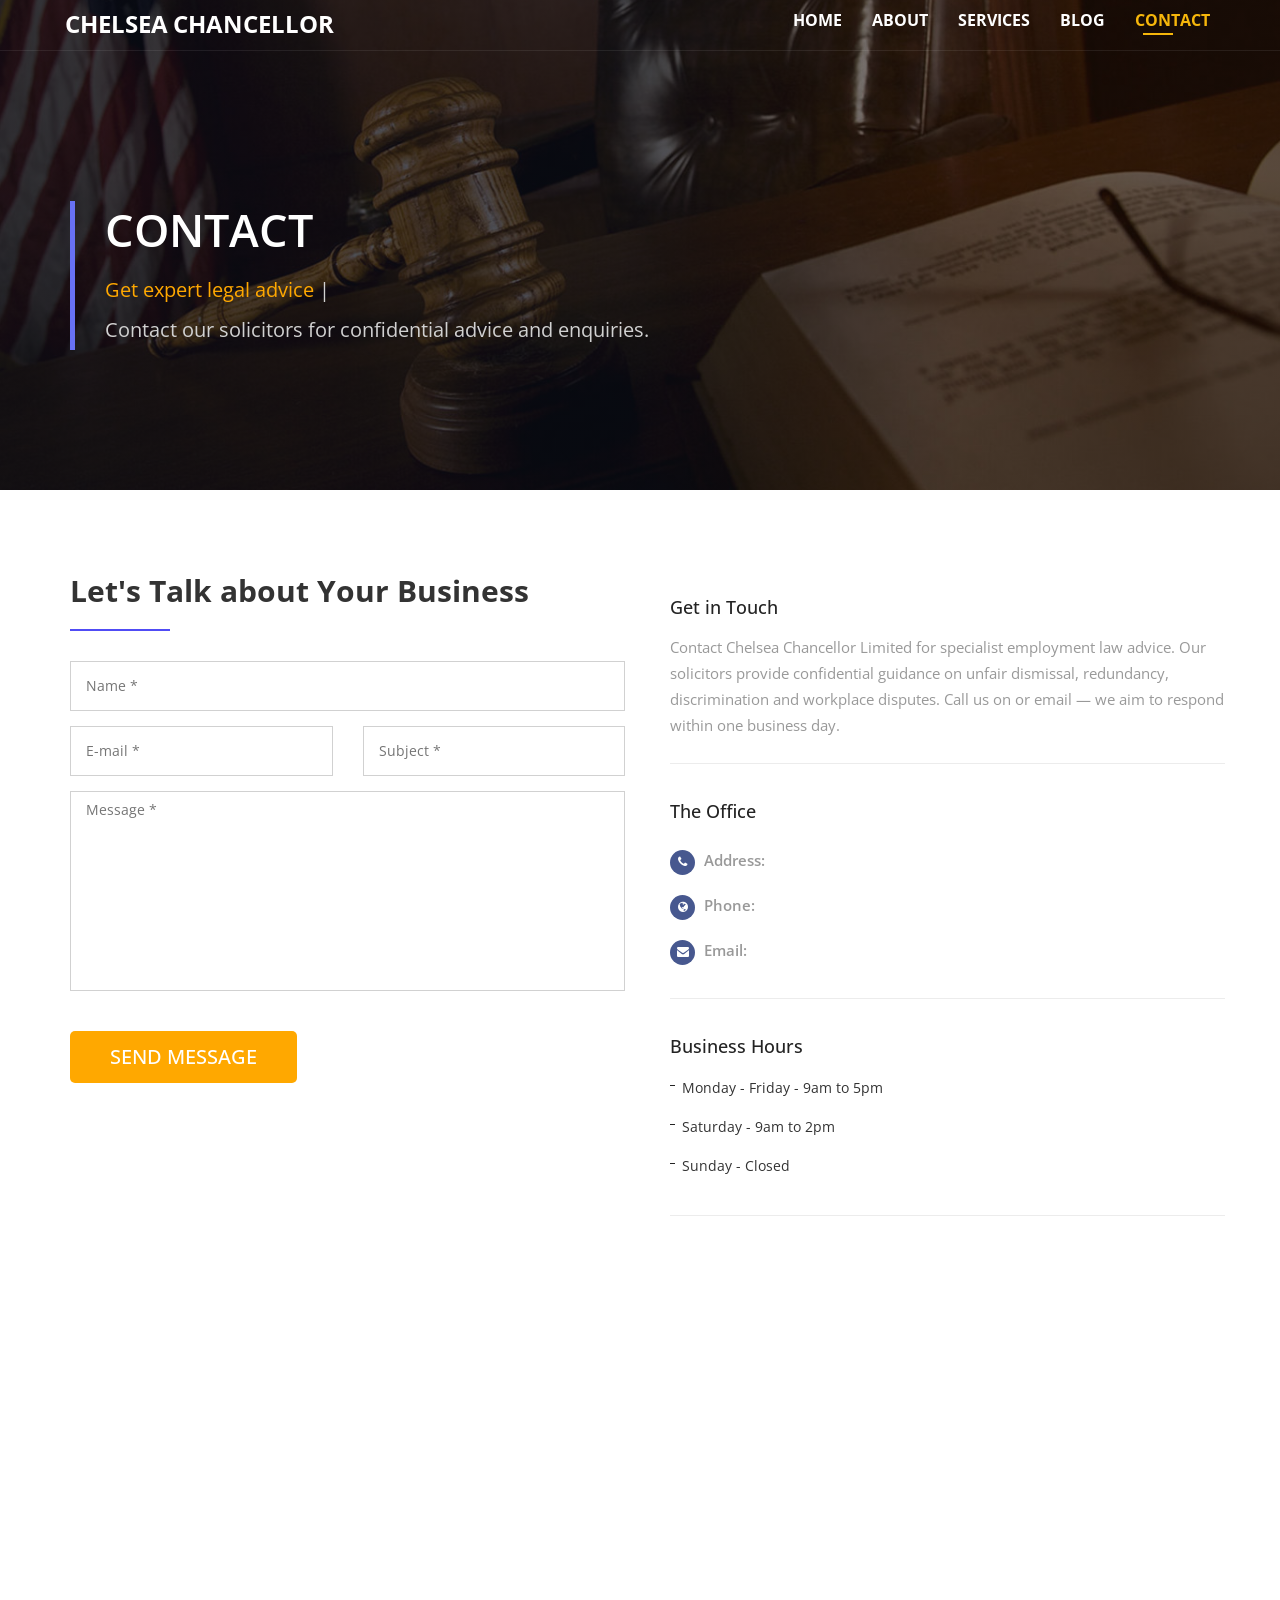
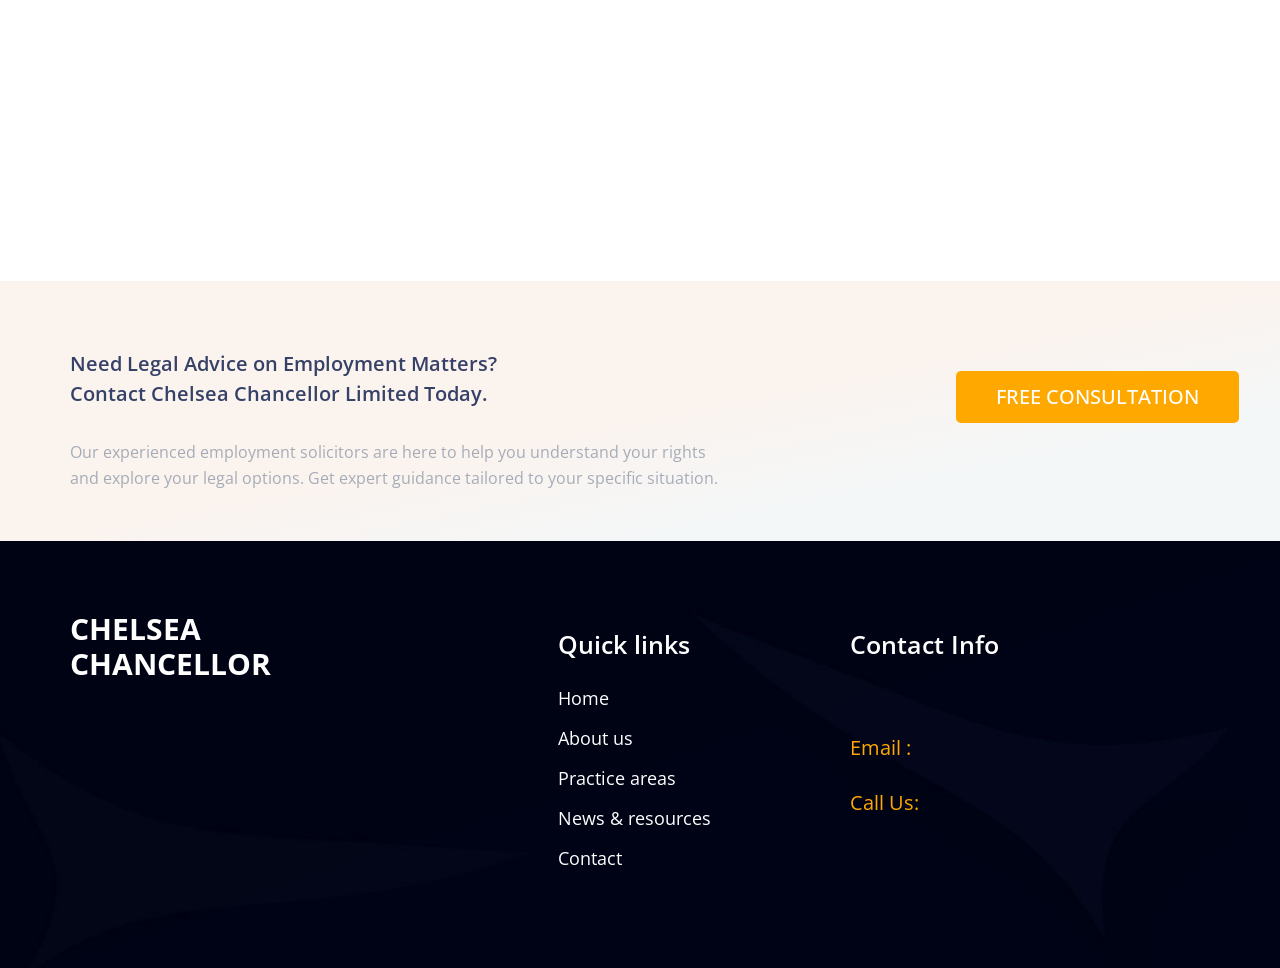
<file: contact.html>
<!DOCTYPE html>
<html lang="en">
   <head>
      <meta charset="utf-8">
      <meta http-equiv="X-UA-Compatible" content="IE=edge">
      <meta name="viewport" content="width=device-width, initial-scale=1">
      <title>Contact Page  </title>
      <!-- Favicon -->
      <link rel="icon" href="assets/images/favicon.png" type="image/x-icon" />
      <!-- Bootstrap CSS -->
      <link href="assets/css/bootstrap.min.css" rel="stylesheet">
      <!-- Animate CSS -->
      <link href="assets/vendors/animate/animate.css" rel="stylesheet">
      <!-- Icon CSS-->
      <link rel="stylesheet" href="assets/vendors/font-awesome/css/font-awesome.min.css">
     
    
      <!-- Owlcarousel CSS-->
      <link rel="stylesheet" type="text/css" href="assets/vendors/owl_carousel/owl.carousel.css" media="all">
      <!--Template Styles CSS-->
      <link rel="stylesheet" type="text/css" href="assets/css/style.css" media="all" />
      <!-- Navigation Active Styles -->
      <link rel="stylesheet" type="text/css" href="assets/css/navigation-active.css" media="all" />
      <!-- AOS Animation Library -->
      <link href="https://unpkg.com/aos@2.3.1/dist/aos.css" rel="stylesheet">
      <link href="https://fonts.googleapis.com/css?family=Open+Sans:400,400i,600,600i,700,700i,800,800i&amp;subset=cyrillic,cyrillic-ext,greek,greek-ext,latin-ext,vietnamese" rel="stylesheet">
   </head>
   <body>
  
     <div class="service-banner-img  ">
         <div class="ovrllay">
            <div id="header-placeholder"></div>
            <!-- #banner start -->
            <section id="banner" class="py-70" >
               <div class="container ">
                 <div class="row py-70 ">
                     <!-- #banner-text start -->            
                     <div id="banner-text" class="col-md-12 text-c  ">
                        <div class="left-borders">
                           <h5 class="wow fadeInUp main-about_h" data-wow-delay="0.2s" style="visibility: visible; animation-delay: 0.2s; animation-name: fadeInUp;">Contact</h5>
                           <p class="banner-text wow fadeInUp main-h3" data-wow-delay="0.8s" style="visibility: visible; animation-delay: 0.8s; animation-name: fadeInUp;"><span class="c_yellow">Get expert legal advice</span> | <br> Contact our solicitors for confidential advice and enquiries.</p>
                        </div>
                     </div>
                     <!-- /#banner-text End -->
                  </div>
                 
               </div>
            </section>
         </div>
      </div>
      <!-- /#banner end -->
      <!-- #contact  Area start -->
     <section>
    <div class="container">
        <div class="row">
            <div class="col-lg-6">
                <div class="section-heading left">
                    <h4>Let's Talk about Your Business</h4></div>
                <div class="contact-form-box margin-30px-top">
                    <div class="no-margin-lr" id="success-contact-form" style="display: none;"></div>
                    <form id="contactForm" method="post" class="contact-form" action="sendemail.php">
                        <div class="row">
                            <div class="col-md-12">
                                <input type="text" class="medium-input" maxlength="50" placeholder="Name *" required="required" id="name" name="name">
                            </div>
                            <div class="col-xs-12 col-sm-6 col-md-6">
                                <input type="email" class="medium-input" maxlength="70" placeholder="E-mail *" required="required" id="email" name="email">
                            </div>
                            <div class="col-xs-12 col-sm-6 col-md-6">
                                <input type="text" class="medium-input" maxlength="70" placeholder="Subject *" required="required" id="subject" name="subject">
                            </div>
                            <div class="col-md-12">
                                <textarea class="medium-textarea" rows="12" maxlength="1000" placeholder="Message *" required="required" id="message" name="message"></textarea>
                            </div>
                            <div class="col-md-12 sm-margin-30px-bottom">
                                <div class="top-contact wow fadeInRight text-left" style="visibility: visible; animation-name: fadeInRight;">
                           <a type="submit" id="#services" href="#services" class="btn btn-primary wow fadeInUp radius-50" data-wow-delay="0.5s" style="visibility: visible; animation-delay: 0.5s; animation-name: fadeInUp;">Send Message</a>
                        </div>
                            </div>
                        </div>
                    </form>
                </div>
            </div>
            <div class="col-lg-6">
                <div class="contact-info-box padding-30px-left sm-no-padding">
                    <div class="row">
                        <div class="col-12">
                            <div class="contact-info-section no-padding-top margin-10px-top">
                                <h4>Get in Touch</h4>
                                <p>Contact Chelsea Chancellor Limited for specialist employment law advice. Our solicitors provide confidential guidance on unfair dismissal, redundancy, discrimination and workplace disputes. Call us on  or email — we aim to respond within one business day.</p>
                            </div>
                        </div>
                        <div class="col-12">
                            <div class="contact-info-section">
                                <h4>The Office</h4>
                                <ul class="list-style-1 no-margin-bottom">
                                    <li>
                                        <p><i class="fa fa-phone text-center"></i> <strong>Address:</strong> </p>
                                    </li>
                                    <li>
                                        <p><i class="fa fa-globe text-center"></i> <strong>Phone:</strong> </p>
                                    </li>
                                    <li>
                                        <p><i class="fa fa-envelope text-center"></i> <strong>Email:</strong> <a href="javascript:void(0)" class="email_color_site"></a></p>
                                    </li>
                                </ul>
                            </div>
                        </div>
                        <div class="col-12">
                            <div class="contact-info-section border-none no-padding-bottom no-margin-bottom">
                                <h4>Business Hours</h4>
                                <ul class="list-style-2">
                                    <li>Monday - Friday - 9am to 5pm</li>
                                    <li>Saturday - 9am to 2pm</li>
                                    <li>Sunday - Closed</li>
                                </ul>
                            </div>
                        </div>
                    </div>
                </div>
            </div>
        </div>
    </div>
</section>
   <!-- #contact  Area End -->



 <!--#Our maps  start -->
<section class="py_map_40">
   <div class="container-fluid p0">
    <div id="contatti" class=" maps"></div>
                <iframe src="https://www.google.com/maps/embed?pb=!1m18!1m12!1m3!1d118113.30921519749!2d70.8001026!3d22.314292399999996!2m3!1f0!2f0!3f0!3m2!1i1024!2i768!4f13.1!3m3!1m2!1s0x25a3b1142c791a9%3A0xc4f8a0433288257a!2sUnited%20Kingdom!5e0!3m2!1sen!2sin!4v1764013295676!5m2!1sen!2sin" frameborder="0" style="border:0" allowfullscreen=""></iframe>
               </div>
   </div>
</section>

  <!--#End maps   -->


  


      <!--#End contact-text  --> 
       <!--#start Our testimonial Area -->
 
      <div class="our_partners_area bg_gradient_team">
         <div class="book_now_aera ">
            <div class="container">
               <div class="row book_now">
                  <div class="col-md-7 booking_text">
                     <h4>Need Legal Advice on Employment Matters?<br> Contact Chelsea Chancellor Limited Today.
                     </h4>
                     <p>Our experienced employment solicitors are here to help you understand your rights and explore your legal options. Get expert guidance tailored to your specific situation.</p>
                  </div>
                  <div class="col-md-5 p0 book_bottun">
                     <div class="col-md-5">
                     </div>
                     <div class="col-md-7">
                        <div class="top-banner wow fadeInRight text-left" style="visibility: visible; animation-name: fadeInRight;">
                           <a id="#services" href="contact.html" class="btn btn-primary radius-50  wow fadeInUp  js-scroll-trigger" data-wow-delay="0.5s" style="visibility: visible; animation-delay: 0.5s; animation-name: fadeInUp;">Free Consultation</a>
                        </div>
                     </div>
                  </div>
               </div>
            </div>
         </div>
      </div>
      <!--#start Our footer Area -->
      <div id="footer-placeholder"></div>
      <!-- jQuery JS -->
      <script src="assets/js/jquery-1.12.0.min.js"></script>
    
      <!-- Bootstrap JS -->
      <script src="assets/js/bootstrap.min.js"></script>
      <!-- Animate JS -->
      <script src="assets/vendors/animate/wow.min.js"></script>
     
      <script src="assets/vendors/owl_carousel/owl.carousel.min.js"></script>
     
      <!-- Theme JS -->
      <script src="assets/js/theme.min.js"></script>
      <!-- Components Loader JS -->
      <script src="assets/js/components-loader.js"></script>
      <!-- AOS Animation Library -->
      <script src="https://unpkg.com/aos@2.3.1/dist/aos.js"></script>
      <script type="text/javascript">
         // Initialize AOS
         AOS.init({
            duration: 800,        // Animation duration in milliseconds
            easing: 'ease-in-out', // Smooth easing function
            once: true,           // Animation occurs only once (not on scroll up)
            offset: 100           // Trigger animations 100px before element enters viewport
         });
      </script>
   </body>
</html>
</file>
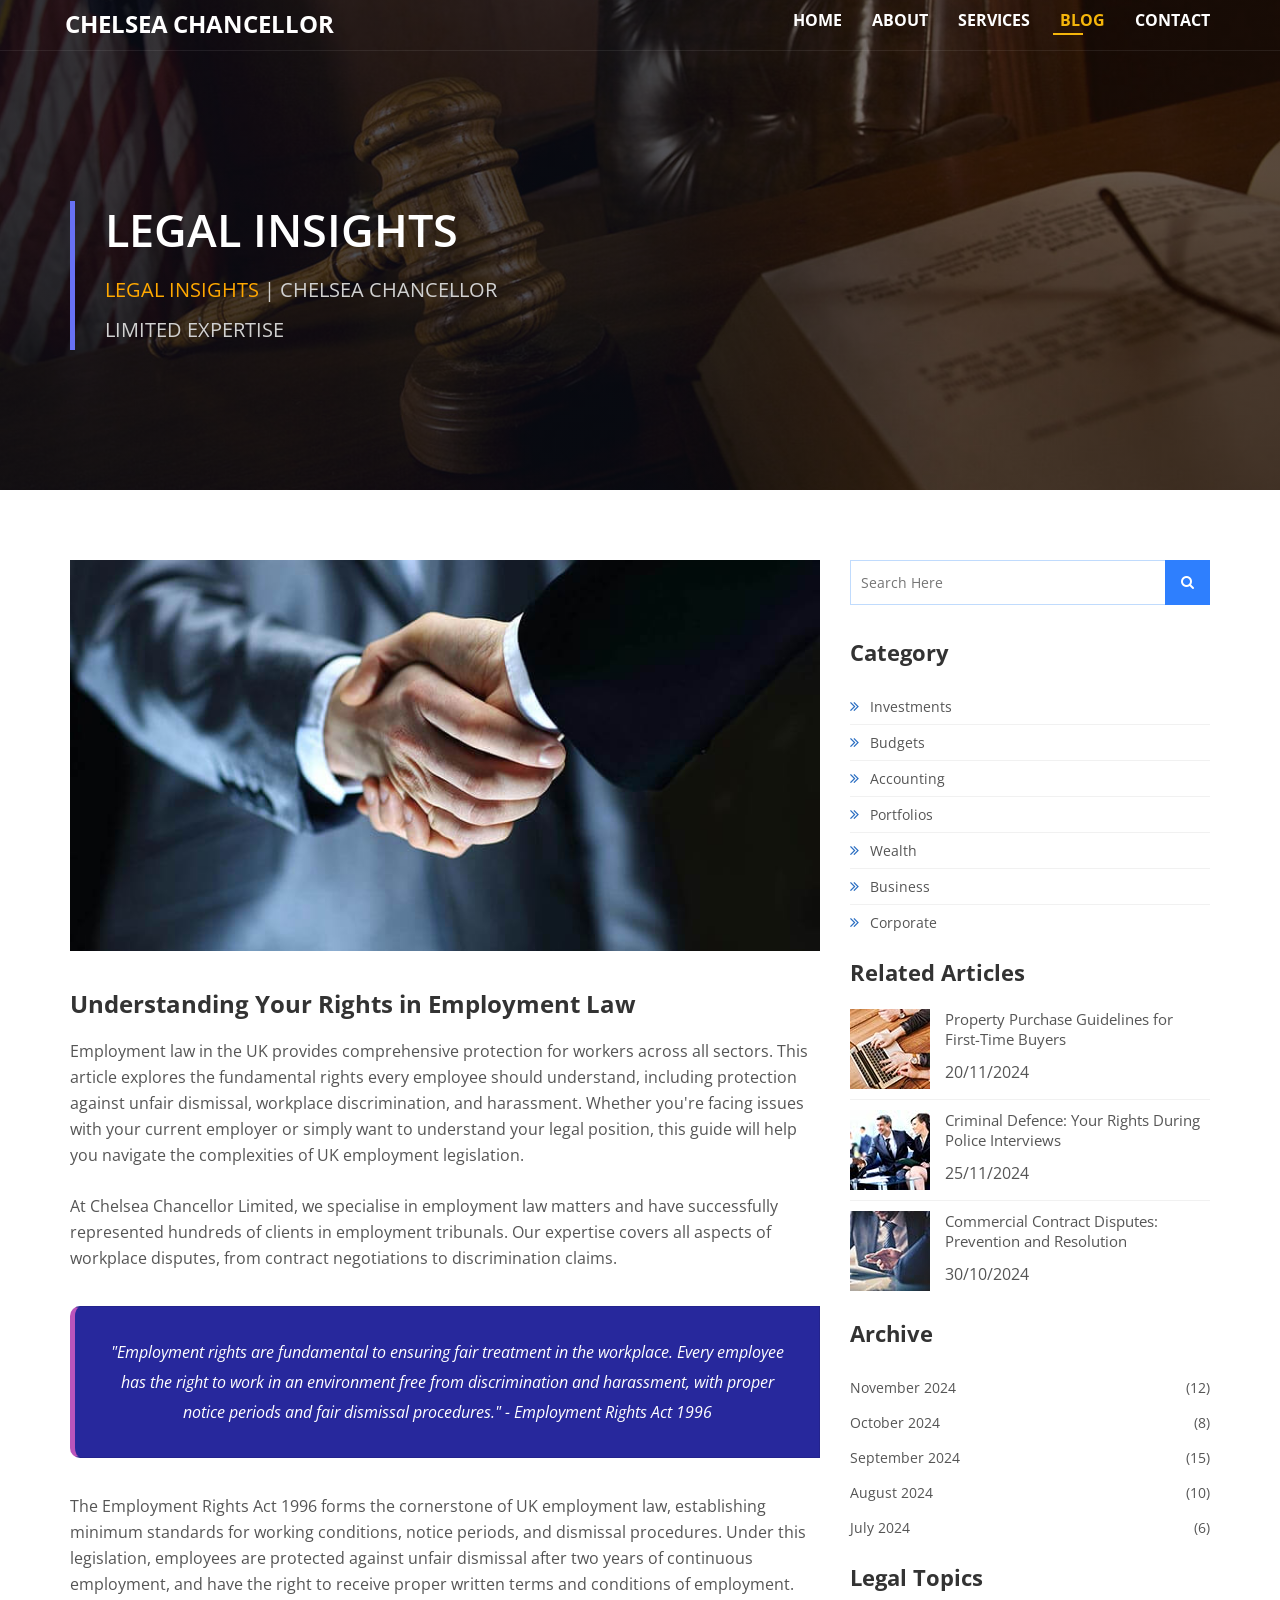
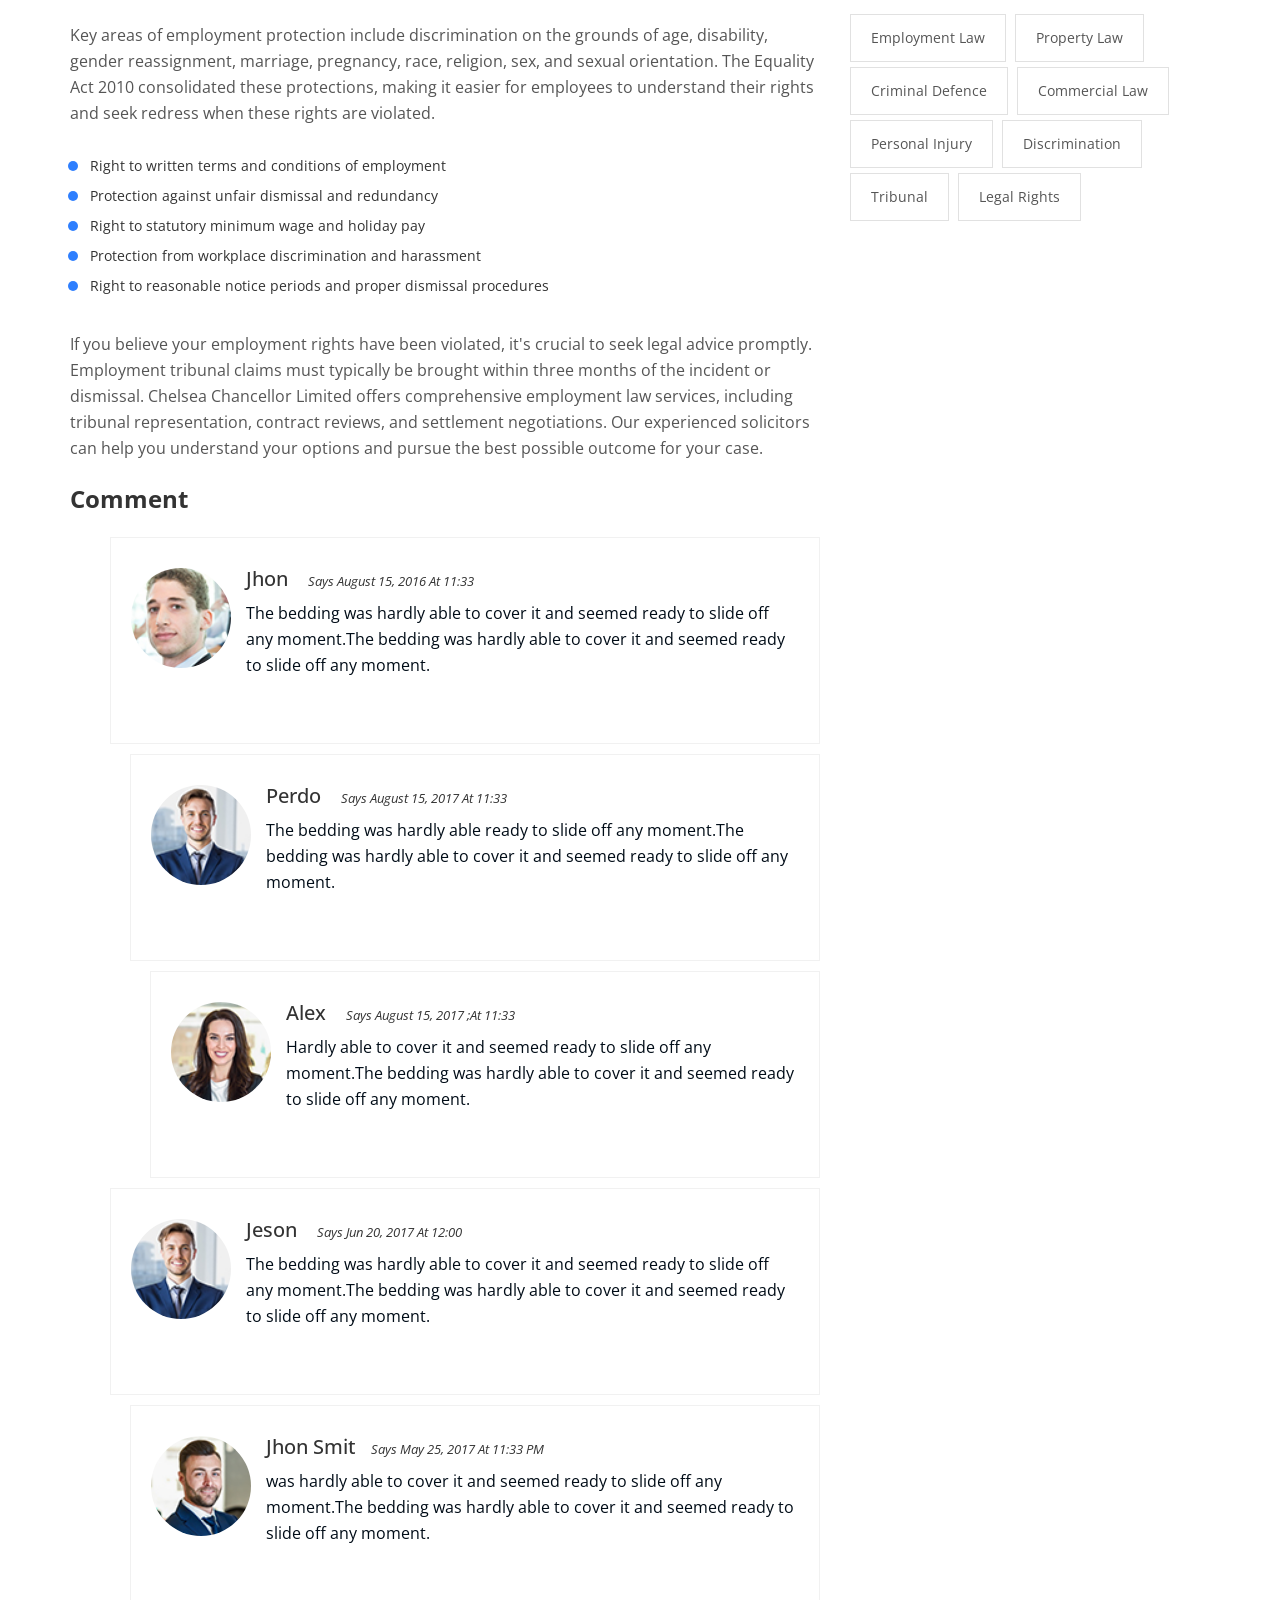
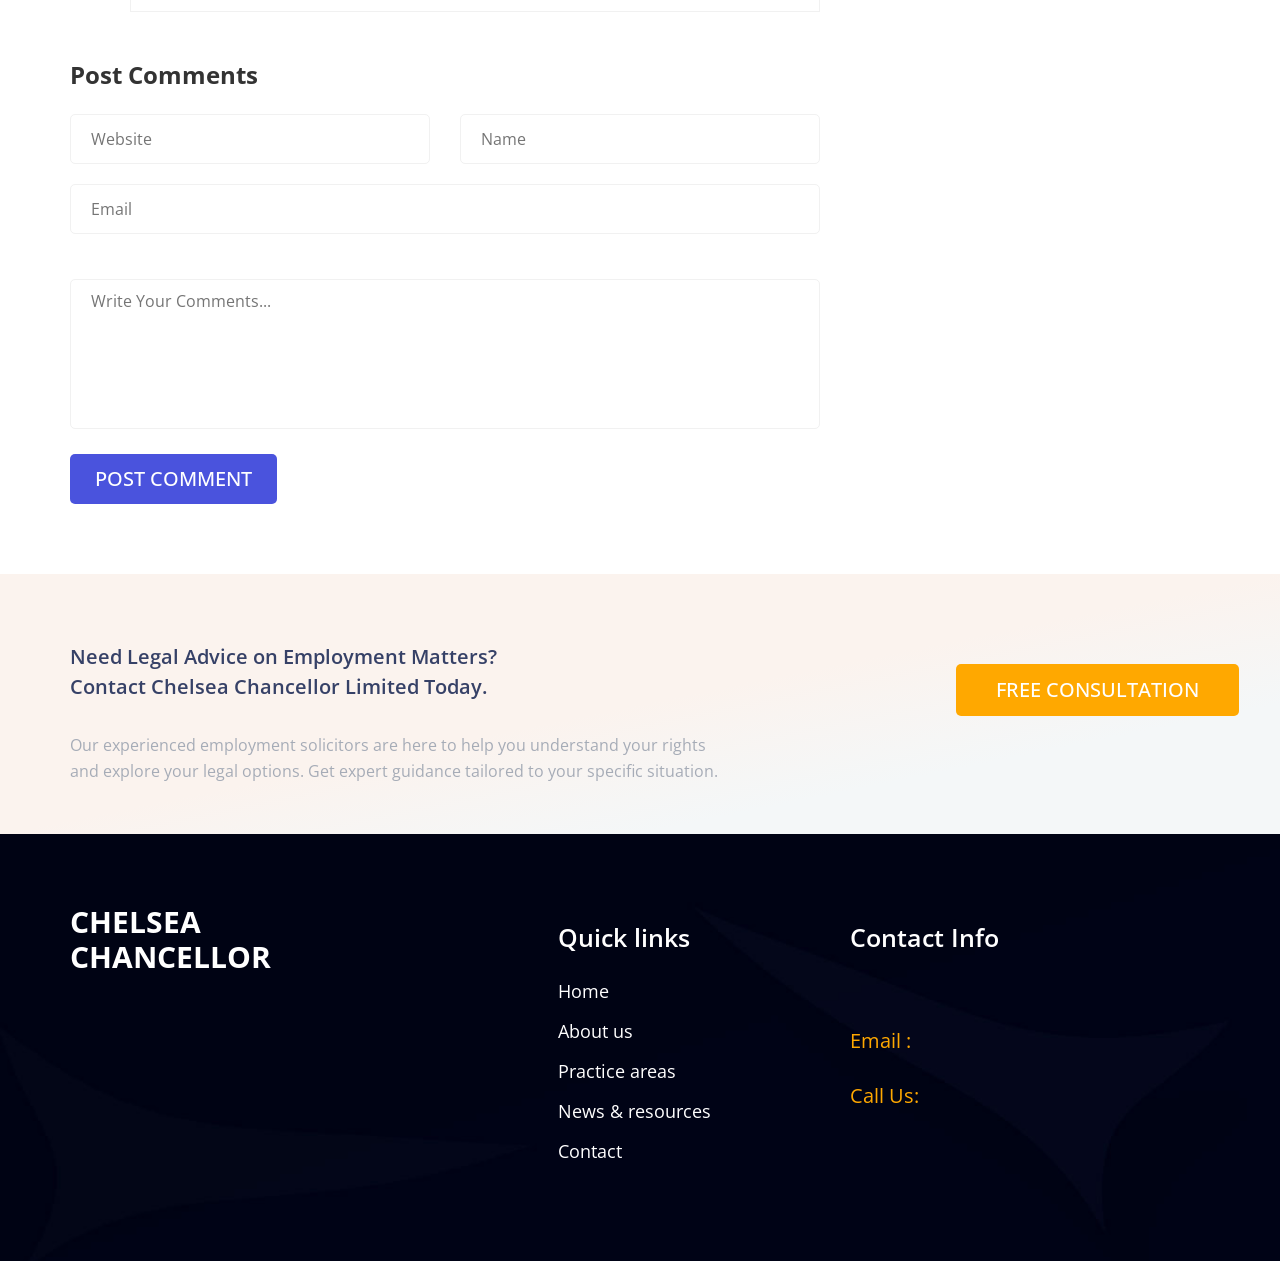
<file: assets/pages/blog-single.html>
<!DOCTYPE html>
<html lang="en">
   <head>
      <meta charset="utf-8">
      <meta http-equiv="X-UA-Compatible" content="IE=edge">
      <meta name="viewport" content="width=device-width, initial-scale=1">
      <title>Blog Single </title>
      <!-- Favicon -->
      <link rel="icon" href="../images/favicon.png" type="image/x-icon" />
      <!-- Bootstrap CSS -->
      <link href="../css/bootstrap.min.css" rel="stylesheet">
      <!-- Animate CSS -->
      <link href="../vendors/animate/animate.css" rel="stylesheet">
      <!-- I00con CSS-->
      <link rel="stylesheet" href="../vendors/font-awesome/css/font-awesome.min.css">
      <!-- Owlcarousel CSS-->
      <link rel="stylesheet" type="text/css" href="../vendors/owl_carousel/owl.carousel.css" media="all">
      <!--Template Styles CSS-->
      <link rel="stylesheet" type="text/css" href="../css/style.css" media="all" />
      <!-- Navigation Active Styles -->
      <link rel="stylesheet" type="text/css" href="../css/navigation-active.css" media="all" />
      <link href="https://fonts.googleapis.com/css?family=Open+Sans:400,400i,600,600i,700,700i,800,800i&amp;subset=cyrillic,cyrillic-ext,greek,greek-ext,latin-ext,vietnamese" rel="stylesheet">
   </head>
   <body>
    
      <div class="service-banner-img  ">
         <div class="ovrllay">
            <div id="header-placeholder"></div>
            <!-- #banner start -->
            <section id="banner" class="py-70" >
               <div class="container ">
                 <div class="row py-70 ">
                     <!-- #banner-text start -->            
                     <div id="banner-text" class="col-md-12 text-c  ">
                        <div class="left-borders">
                  
                           <h5 class="wow fadeInUp main-about_h" data-wow-delay="0.2s" style="visibility: visible; animation-delay: 0.2s; animation-name: fadeInUp;">LEGAL INSIGHTS</h5>
                           <p class="banner-text wow fadeInUp main-h3" data-wow-delay="0.8s" style="visibility: visible; animation-delay: 0.8s; animation-name: fadeInUp;"><span class="c_yellow">LEGAL INSIGHTS
</span>  | CHELSEA CHANCELLOR <br>LIMITED EXPERTISE</p>
                        </div>
                      
                     </div>
                     <!-- /#banner-text End -->
                  </div>
                 
               </div>
            </section>
         </div>
      </div>
      <!-- /#banner end -->
      <!-- #blog Us Area start -->
     
    <section class="blog-details-area  wow fadeInUp">
            <div class="container">
                <div class="row">
                    <div class="col-md-8 col-xs-12">
                        <div class="blog-details-wrap">
                            <div class="blog-details-img">
                                <img src="../images/blog/blog-details.jpg" alt="">
                            </div>
                            <div class="blog-details-content wow fadeInUp">
                                <h3>Understanding Your Rights in Employment Law</h3>
                                <p>Employment law in the UK provides comprehensive protection for workers across all sectors. This article explores the fundamental rights every employee should understand, including protection against unfair dismissal, workplace discrimination, and harassment. Whether you're facing issues with your current employer or simply want to understand your legal position, this guide will help you navigate the complexities of UK employment legislation.</p>
                                <p>At Chelsea Chancellor Limited, we specialise in employment law matters and have successfully represented hundreds of clients in employment tribunals. Our expertise covers all aspects of workplace disputes, from contract negotiations to discrimination claims.</p>
                                <blockquote>
                                    "Employment rights are fundamental to ensuring fair treatment in the workplace. Every employee has the right to work in an environment free from discrimination and harassment, with proper notice periods and fair dismissal procedures." - Employment Rights Act 1996
                                </blockquote>
                                <p>The Employment Rights Act 1996 forms the cornerstone of UK employment law, establishing minimum standards for working conditions, notice periods, and dismissal procedures. Under this legislation, employees are protected against unfair dismissal after two years of continuous employment, and have the right to receive proper written terms and conditions of employment.</p>
                                <p>Key areas of employment protection include discrimination on the grounds of age, disability, gender reassignment, marriage, pregnancy, race, religion, sex, and sexual orientation. The Equality Act 2010 consolidated these protections, making it easier for employees to understand their rights and seek redress when these rights are violated.</p>
                                <ul>
                                    <li>Right to written terms and conditions of employment</li>
                                    <li>Protection against unfair dismissal and redundancy</li>
                                    <li>Right to statutory minimum wage and holiday pay</li>
                                    <li>Protection from workplace discrimination and harassment</li>
                                    <li>Right to reasonable notice periods and proper dismissal procedures</li>
                                </ul>
                                <p>If you believe your employment rights have been violated, it's crucial to seek legal advice promptly. Employment tribunal claims must typically be brought within three months of the incident or dismissal. Chelsea Chancellor Limited offers comprehensive employment law services, including tribunal representation, contract reviews, and settlement negotiations. Our experienced solicitors can help you understand your options and pursue the best possible outcome for your case.</p>
                            </div>
                            <div class="comment-main wow fadeInUp">
                  <h3 class="blog-title ">Comment</h3>
                  <ol class="comments">
                    <li class="comment even thread-even depth-1">
                      <div class="comment-wrap">
                        <div class="comment-theme">
                          <div class="comment-image">
                            <img src="../images/comments/1.jpg" alt="Jhon">
                          </div>
                        </div>
                        <div class="comment-main-area">
                          <div class="comment-wrapper">
                            <div class="sewl-comments-meta">
                              <h4>Jhon <span class="comments-date">says August 15, 2016 at 11:33</span></h4>
                            </div>
                            <div class="comment-area">
                              <p>The bedding was hardly able to cover it and seemed ready to slide off any moment.The bedding was hardly able to cover it and seemed ready to slide off any moment.</p>
                              <div class="comments-reply">
                                <a rel="nofollow" class="comment-reply-link" href="#0" onclick="return addComment.moveForm( &quot;comment-1&quot;, &quot;1&quot;, &quot;respond&quot;, &quot;1&quot; )" aria-label="Reply to Mr WordPress"><span class="comment-reply-link">Reply</span></a>
                              </div>
                            </div>
                          </div>
                        </div>
                      </div>
                      <ul class="children wow fadeInUp">
                        <li class="comment odd alt">
                          <div class="comment-wrap comment-wrap1">
                            <div class="comment-theme">
                              <div class="comment-image">
                                <img src="../images/comments/3.jpg" alt="Jhon">
                              </div>
                            </div>
                            <div class="comment-main-area">
                              <div class="comment-wrapper">
                                <div class="sewl-comments-meta">
                                  <h4>Perdo <span class="comments-date">says August 15, 2017 at 11:33</span></h4>
                                </div>
                                <div class="comment-area">
                                  <p>The bedding was hardly able ready to slide off any moment.The bedding was hardly able to cover it and seemed ready to slide off any moment.</p>
                                  <div class="comments-reply">
                                    <a rel="nofollow" class="comment-reply-link" href="#0" onclick="return addComment.moveForm( &quot;comment-1&quot;, &quot;1&quot;, &quot;respond&quot;, &quot;1&quot; )" aria-label="Reply to Mr WordPress"><span class="comment-reply-link">Reply</span></a>
                                  </div>
                                </div>
                              </div>
                            </div>
                          </div>
                          <div class="comment-wrap comment-wrap2 wow fadeInUp">
                            <div class="comment-theme">
                              <div class="comment-image">
                                <img src="../images/comments/2.jpg" alt="Jhon">
                              </div>
                            </div>
                            <div class="comment-main-area">
                              <div class="comment-wrapper">
                                <div class="sewl-comments-meta">
                                  <h4>Alex <span class="comments-date">says August 15, 2017 ;at 11:33</span></h4>
                                </div>
                                <div class="comment-area">
                                  <p>Hardly able to cover it and seemed ready to slide off any moment.The bedding was hardly able to cover it and seemed ready to slide off any moment.</p>
                                  <div class="comments-reply">
                                    <a rel="nofollow" class="comment-reply-link" href="#0" onclick="return addComment.moveForm( &quot;comment-1&quot;, &quot;1&quot;, &quot;respond&quot;, &quot;1&quot; )" aria-label="Reply to Mr WordPress"><span class="comment-reply-link">Reply</span></a>
                                  </div>
                                </div>
                              </div>
                            </div>
                          </div>
                        </li>
                      </ul>
                    </li>
                  </ol>
                  <ol class="comments wow fadeInUp">
                    <li class="comment even thread-even depth-1">
                      <div class="comment-wrap">
                        <div class="comment-theme">
                          <div class="comment-image">
                            <img src="../images/comments/3.jpg" alt="Jhon">
                          </div>
                        </div>
                        <div class="comment-main-area">
                          <div class="comment-wrapper">
                            <div class="sewl-comments-meta">
                              <h4>Jeson <span class="comments-date">says Jun 20, 2017 at 12:00</span></h4>
                            </div>
                            <div class="comment-area">
                              <p>The bedding was hardly able to cover it and seemed ready to slide off any moment.The bedding was hardly able to cover it and seemed ready to slide off any moment.</p>
                              <div class="comments-reply">
                                <a rel="nofollow" class="comment-reply-link" href="#0" onclick="return addComment.moveForm( &quot;comment-1&quot;, &quot;1&quot;, &quot;respond&quot;, &quot;1&quot; )" aria-label="Reply to Mr WordPress"><span class="comment-reply-link">Reply</span></a>
                              </div>
                            </div>
                          </div>
                        </div>
                      </div>
                      <ul class="children wow fadeInUp">
                        <li class="comment odd alt">
                          <div class="comment-wrap comment-wrap1">
                            <div class="comment-theme">
                              <div class="comment-image">
                                <img src="../images/comments/4.jpg" alt="Jhon">
                              </div>
                            </div>
                            <div class="comment-main-area">
                              <div class="comment-wrapper">
                                <div class="sewl-comments-meta">
                                  <h4>Jhon Smit<span class="comments-date">says May 25, 2017 at 11:33 PM</span></h4>
                                </div>
                                <div class="comment-area">
                                  <p> was hardly able to cover it and seemed ready to slide off any moment.The bedding was hardly able to cover it and seemed ready to slide off any moment.</p>
                                  <div class="comments-reply">
                                    <a rel="nofollow" class="comment-reply-link" href="#0" onclick="return addComment.moveForm( &quot;comment-1&quot;, &quot;1&quot;, &quot;respond&quot;, &quot;1&quot; )" aria-label="Reply to Mr WordPress"><span class="comment-reply-link">Reply</span></a>
                                  </div>
                                </div>
                              </div>
                            </div>
                          </div>
                        </li>
                      </ul>
                    </li>
                  </ol>
                </div>
                <div id="respond" class="sewl-comment-form comment-respond wow fadeInUp">
                  <h3 id="reply-title" class="blog-title">Post Comments</h3>
                  <form novalidate="" method="post" id="commentform" class="comment-form" action="#0">
                    <div class="row">
                      <div class="col-xs-12">
                        <div class="sewl-form-inputs no-padding-left">
                          <div class="row">
                            <div class="col-sm-6 col-xs-12">
                              <input id="website" name="website" value="" tabindex="1" placeholder="Website" type="url">
                            </div>
                            <div class="col-sm-6 col-xs-12">
                              <input id="name" name="name" value="" tabindex="2" placeholder="Name" type="text">
                            </div>
                            <div class="col-xs-12">
                              <input id="email" name="email" value="" tabindex="3" placeholder="Email" type="email">
                            </div>
                                                    <div class="col-xs-12">
                                    <div class="sewl-form-textarea no-padding-right">
                                      <textarea id="comment" name="comment" tabindex="4" rows="3" cols="30" placeholder="Write Your Comments..."></textarea>
                                    </div>
                                  </div>
                          </div>
                        </div>
                      </div>
                      <div class="col-xs-12 wow fadeInUp">
                        <div class="form-submit">
                          <input name="submit" id="submit" value="Post Comment" type="submit" class="btn btn-default">
                         
                        </div>
                      </div>
                    </div>
                  </form>
                </div>
                        </div>
                    </div>
                    <div class="col-md-4 col-sm-6 col-xs-12 col wow fadeInUp">
                        <aside class="right-sidebar">
                            <div class="search-sidebar mb-30">
                                <form action="#">
                                    <input type="text" name="search" placeholder="Search Here">
                                    <button type="button" name="button"><i class="fa fa-search"></i></button>
                                </form>
                            </div>
                            <div class="category-wrap mb-30 wow fadeInUp">
                                <h3 class="sidebar-title">Category</h3>
                                <ul>
                                    <li><a href="#">Investments</a></li>
                                    <li><a href="#">Budgets</a></li>
                                    <li><a href="#">Accounting</a></li>
                                    <li><a href="#">Portfolios</a></li>
                                    <li><a href="#">Wealth</a></li>
                                    <li><a href="#">Business</a></li>
                                    <li><a href="#">Corporate</a></li>
                                </ul>
                            </div>
                            <div class="related-post mb-30 wow fadeInUp">
                                <h3 class="sidebar-title">Related Articles</h3>
                                <ul>
                                    <li class="related-post-items">
                                        <div class="post-img">
                                            <img src="../images/post/1.jpg" alt="">
                                        </div>
                                        <div class="post-info">
                                            <a href="blog-post.html">Property Purchase Guidelines for First-Time Buyers</a>
                                            <p>20/11/2024</p>
                                        </div>
                                    </li>
                                    <li class="related-post-items">
                                        <div class="post-img">
                                            <img src="../images/post/2.jpg" alt="">
                                        </div>
                                        <div class="post-info">
                                            <a href="blog-post.html">Criminal Defence: Your Rights During Police Interviews</a>
                                            <p>25/11/2024</p>
                                        </div>
                                    </li>
                                    <li class="related-post-items">
                                        <div class="post-img">
                                            <img src="../images/post/3.jpg" alt="">
                                        </div>
                                        <div class="post-info">
                                            <a href="blog-post.html">Commercial Contract Disputes: Prevention and Resolution</a>
                                            <p>30/10/2024</p>
                                        </div>
                                    </li>
                                </ul>
                            </div>
                            <div class="archive-wrap mb-30 wow fadeInUp">
                                <h3 class="sidebar-title">Archive</h3>
                                <ul>
                  <li><a href="#">November 2024 <span class="pull-right">(12)</span></a></li>
                  <li><a href="#">October 2024 <span class="pull-right">(8)</span></a></li>
                  <li><a href="#">September 2024  <span class="pull-right">(15)</span></a></li>
                  <li><a href="#">August 2024 <span class="pull-right">(10)</span></a></li>
                  <li><a href="#">July 2024  <span class="pull-right">(6)</span></a></li>
                </ul>
                            </div>
                            <div class="tags-wrap wow fadeInUp">
                                <h3 class="sidebar-title">Legal Topics</h3>
                                <ul>
                                    <li><a href="#">Employment Law</a></li>
                                    <li><a href="#">Property Law</a></li>
                                    <li><a href="#">Criminal Defence</a></li>
                                    <li><a href="#">Commercial Law</a></li>
                                    <li><a href="#">Personal Injury</a></li>
                                    <li><a href="#">Discrimination</a></li>
                                    <li><a href="#">Tribunal</a></li>
                                    <li><a href="#">Legal Rights</a></li>
                                </ul>
                            </div>
                        </aside>
                    </div>
                </div>
            </div>
        </section>



  <!-- #End blog Us Area  -->




   <!-- #partners Us Area start -->
     
      <div class="our_partners_area bg_gradient_team">
         <div class="book_now_aera ">
            <div class="container">
              <div class="row book_now">
                  <div class="col-md-7 booking_text">
                     <h4>Need Legal Advice on Employment Matters?<br> Contact Chelsea Chancellor Limited Today.
                     </h4>
                     <p>Our experienced employment solicitors are here to help you understand your rights and explore your legal options. Get expert guidance tailored to your specific situation.</p>
                  </div>
                  <div class="col-md-5 p0 book_bottun">
                     <div class="col-md-5">
                     </div>
                     <div class="col-md-7">
                        <div class="top-banner wow fadeInRight text-left" style="visibility: visible; animation-name: fadeInRight;">
                           <a href="../../contact.html" class="btn btn-primary radius-50  wow fadeInUp  js-scroll-trigger" data-wow-delay="0.5s" style="visibility: visible; animation-delay: 0.5s; animation-name: fadeInUp;">Free Consultation</a>
                        </div>
                     </div>
                  </div>
               </div>
            </div>
         </div>
      </div>
      <!--#start Our footer Area -->
      <div id="footer-placeholder"></div>
      <!-- jQuery JS -->
      <script src="../js/jquery-1.12.0.min.js"></script>
      <!-- Bootstrap JS -->
      <script src="../js/bootstrap.min.js"></script>
      <!-- Animate JS -->
      <script src="../vendors/animate/wow.min.js"></script>
      <!-- Owlcarousel JS -->
      <script src="../vendors/owl_carousel/owl.carousel.min.js"></script>
      <!-- Theme JS -->
      <script src="../js/theme.min.js"></script>
      <!-- Components Loader JS -->
      <script src="../js/components-loader.js"></script>
   </body>
</html>
</file>
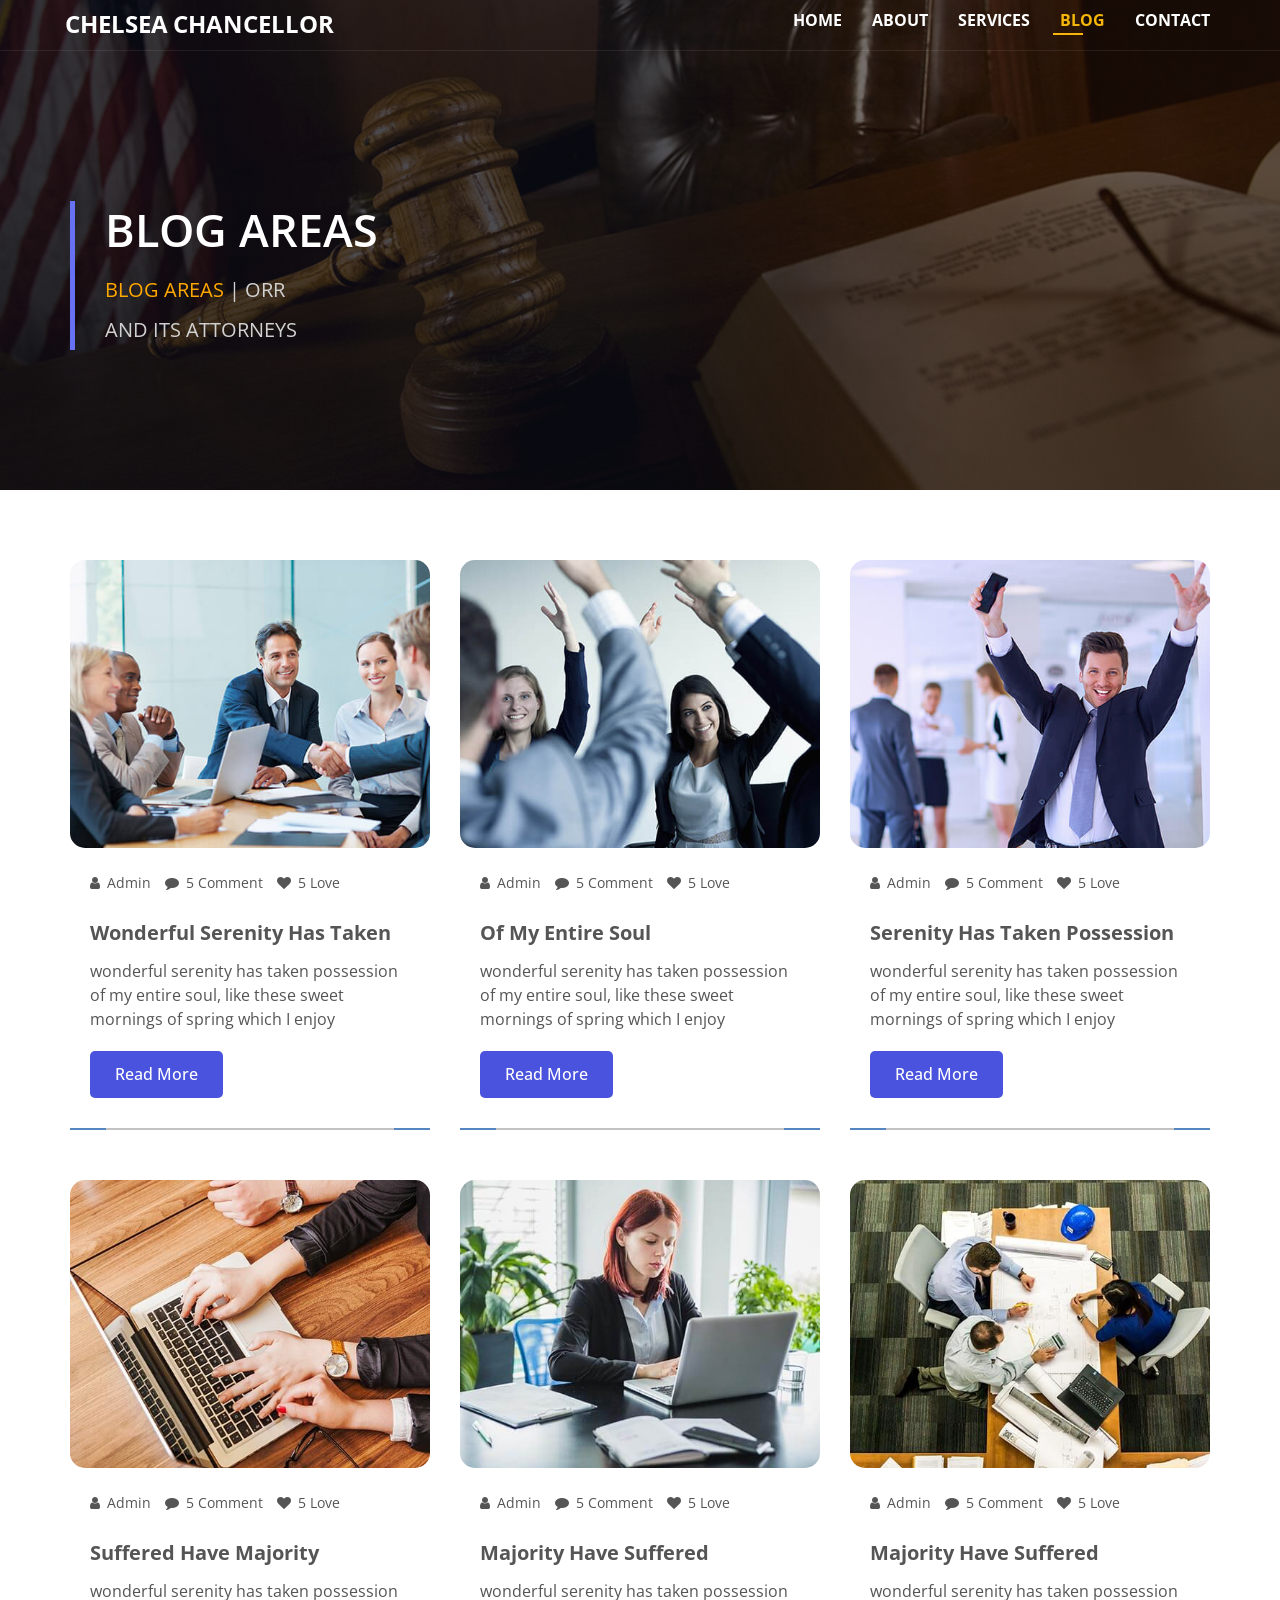
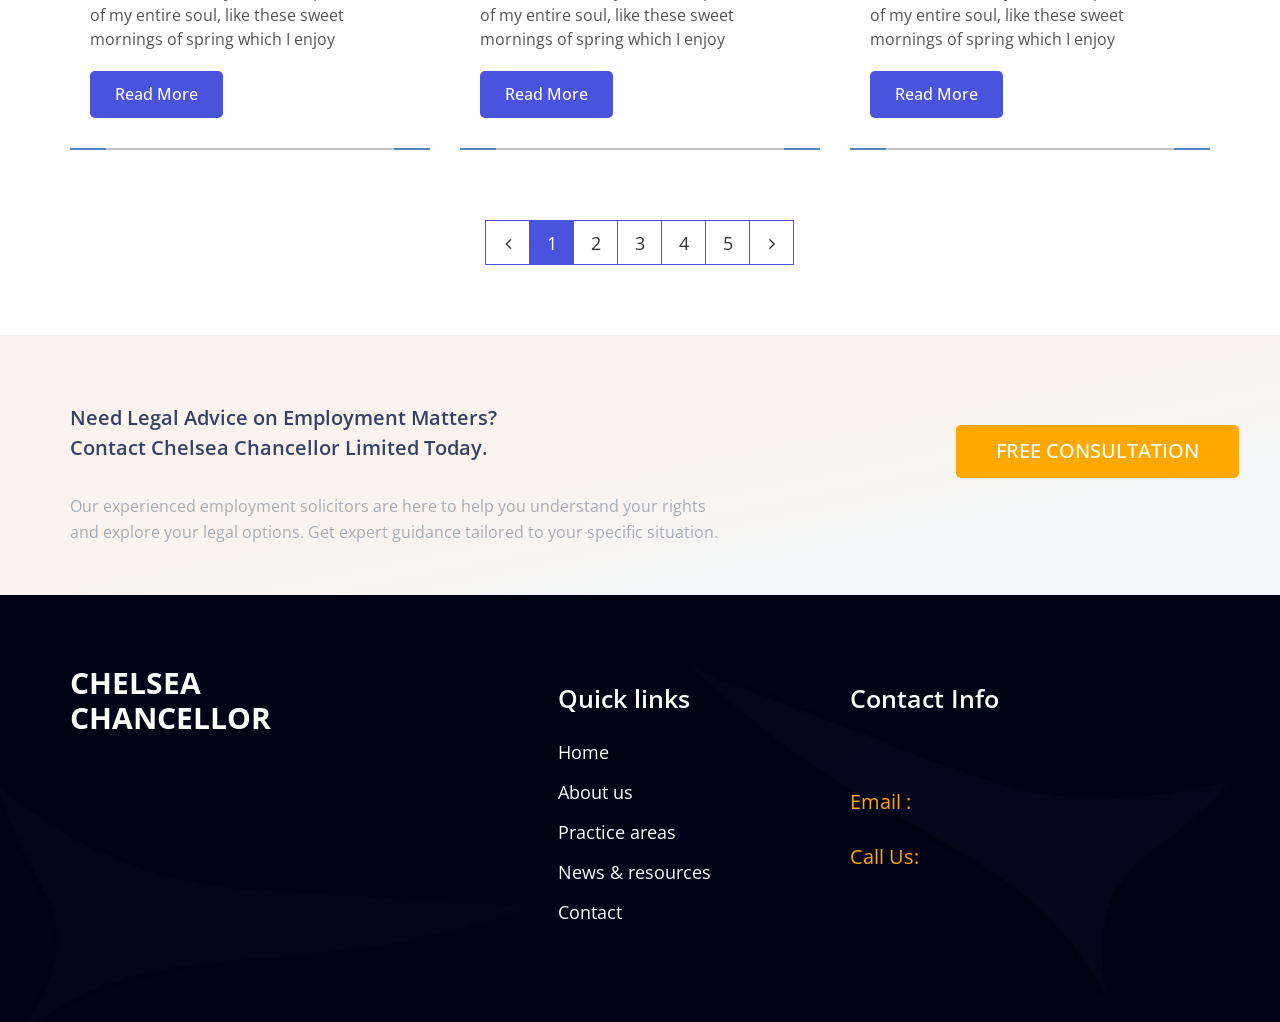
<file: assets/pages/blog.html>
<!DOCTYPE html>
<html lang="en">
   <head>
      <meta charset="utf-8">
      <meta http-equiv="X-UA-Compatible" content="IE=edge">
      <meta name="viewport" content="width=device-width, initial-scale=1">
      <title> Blog Page </title>
      <!-- Favicon -->
      <link rel="icon" href="../images/favicon.png" type="image/x-icon" />
      <!-- Bootstrap CSS -->
      <link href="../css/bootstrap.min.css" rel="stylesheet">
      <!-- Animate CSS -->
      <link href="../vendors/animate/animate.css" rel="stylesheet">
      <!-- I00con CSS-->
      <link rel="stylesheet" href="../vendors/font-awesome/css/font-awesome.min.css">
      <!-- Owlcarousel CSS-->
      <link rel="stylesheet" type="text/css" href="../vendors/owl_carousel/owl.carousel.css" media="all">
      <!--Template Styles CSS-->
      <link rel="stylesheet" type="text/css" href="../css/style.css" media="all" />
      <!-- Navigation Active Styles -->
      <link rel="stylesheet" type="text/css" href="../css/navigation-active.css" media="all" />
      <link href="https://fonts.googleapis.com/css?family=Open+Sans:400,400i,600,600i,700,700i,800,800i&amp;subset=cyrillic,cyrillic-ext,greek,greek-ext,latin-ext,vietnamese" rel="stylesheet">
   </head>
   <body>
    
      <div class="service-banner-img  ">
         <div class="ovrllay">
            <div id="header-placeholder"></div>
            <!-- #banner start -->
            <section id="banner" class="py-70" >
               <div class="container ">
                 <div class="row py-70 ">
                     <!-- #banner-text start -->            
                     <div id="banner-text" class="col-md-12 text-c  ">
                        <div class="left-borders">
                  
                           <h5 class="wow fadeInUp main-about_h" data-wow-delay="0.2s" style="visibility: visible; animation-delay: 0.2s; animation-name: fadeInUp;">BLOG AREAS</h5>
                           <p class="banner-text wow fadeInUp main-h3" data-wow-delay="0.8s" style="visibility: visible; animation-delay: 0.8s; animation-name: fadeInUp;"><span class="c_yellow"> BLOG AREAS
</span>  | ORR <br>AND ITS ATTORNEYS </p>
                        </div>
                      
                     </div>
                     <!-- /#banner-text End -->
                  </div>
                 
               </div>
            </section>
         </div>
      </div>
  
      <!-- /#banner end -->
      <!-- #blog Us Area start -->
     
    <section class="blog-area ptb-140 bg-1">
            <div class="container">
                <div class="row">
                    <div class="col-md-4 col-sm-6 col-xs-12 col">
                        <div class="blog-wrap mb-30">
                            <div class="blog-img">
                                <img src="../images/blog/1.jpg" alt="">
                            </div>
                            <div class="blog-content wow fadeInUp">
                                <div class="blog-meta">
                                    <ul>
                                        <li><a href="#"><i class="fa fa-user"></i> Admin</a></li>
                                        <li><a href="#"><i class="fa fa-comment"></i> 5 Comment</a></li>
                                        <li><a href="#"><i class="fa fa-heart"></i> 5 Love</a></li>
                                    </ul>
                                </div>
                                <h3><a href="blog-single.html">wonderful serenity has taken</a></h3>
                                <p>wonderful serenity has taken possession of my entire soul, like these sweet mornings of spring which I enjoy</p>
                                <a href="blog-single.html" class="btn btn-default btn_font_16">Read More</a>
                            </div>
                        </div>
                    </div>
                    <div class="col-md-4 col-sm-6 col-xs-12 col wow fadeInUp">
                        <div class="blog-wrap  mb-30">
                            <div class="blog-img">
                                <img src="../images/blog/2.jpg" alt="">
                            </div>
                            <div class="blog-content">
                                <div class="blog-meta">
                                    <ul>
                                        <li><a href="#"><i class="fa fa-user"></i> Admin</a></li>
                                        <li><a href="#"><i class="fa fa-comment"></i> 5 Comment</a></li>
                                        <li><a href="#"><i class="fa fa-heart"></i> 5 Love</a></li>
                                    </ul>
                                </div>
                                <h3><a href="blog-single.html">of my entire soul</a></h3>
                                <p>wonderful serenity has taken possession of my entire soul, like these sweet mornings of spring which I enjoy</p> 
                                <a href="blog-single.html" class="btn btn-default btn_font_16">Read More</a>
                            </div>
                        </div>
                    </div>
                    <div class="col-md-4 col-sm-6 col-xs-12 col wow fadeInUp">
                        <div class="blog-wrap  mb-30">
                            <div class="blog-img">
                                <img src="../images/blog/3.jpg" alt="">
                            </div>
                            <div class="blog-content">
                                <div class="blog-meta">
                                    <ul>
                                        <li><a href="#"><i class="fa fa-user"></i> Admin</a></li>
                                        <li><a href="#"><i class="fa fa-comment"></i> 5 Comment</a></li>
                                        <li><a href="#"><i class="fa fa-heart"></i> 5 Love</a></li>
                                    </ul>
                                </div>
                                <h3><a href="blog-single.html">serenity has taken possession</a></h3>
                                <p>wonderful serenity has taken possession of my entire soul, like these sweet mornings of spring which I enjoy</p>
                                <a href="blog-single.html" class="btn btn-default btn_font_16">Read More</a>
                            </div>
                        </div>
                    </div>

                    <div class="col-md-4 col-sm-6 col-xs-12 mt-50 wow fadeInUp">
                        <div class="blog-wrap  mb-30">
                            <div class="blog-img">
                                <img src="../images/blog/4.jpg" alt="">
                            </div>
                            <div class="blog-content">
                                <div class="blog-meta">
                                    <ul>
                                        <li><a href="#"><i class="fa fa-user"></i> Admin</a></li>
                                        <li><a href="#"><i class="fa fa-comment"></i> 5 Comment</a></li>
                                        <li><a href="#"><i class="fa fa-heart"></i> 5 Love</a></li>
                                    </ul>
                                </div>
                                <h3><a href="blog-single.html"> suffered have majority</a></h3>
                                <p>wonderful serenity has taken possession of my entire soul, like these sweet mornings of spring which I enjoy</p>
                                <a href="blog-single.html" class="btn btn-default btn_font_16">Read More</a>
                            </div>
                        </div>
                    </div>
                    <div class="col-md-4 col-sm-6 col-xs-12 mt-50 wow fadeInUp">
                        <div class="blog-wrap  mb-30">
                            <div class="blog-img">
                                <img src="../images/blog/5.jpg" alt="">
                            </div>
                            <div class="blog-content">
                                <div class="blog-meta">
                                    <ul>
                                        <li><a href="#"><i class="fa fa-user"></i> Admin</a></li>
                                        <li><a href="#"><i class="fa fa-comment"></i> 5 Comment</a></li>
                                        <li><a href="#"><i class="fa fa-heart"></i> 5 Love</a></li>
                                    </ul>
                                </div>
                                <h3><a href="blog-single.html">majority have suffered</a></h3>
                                <p>wonderful serenity has taken possession of my entire soul, like these sweet mornings of spring which I enjoy</p>
                                <a href="blog-single.html" class="btn btn-default btn_font_16">Read More</a>
                            </div>
                        </div>
                    </div>
                    <div class="col-md-4 col-sm-6 col-xs-12 mt-50 wow fadeInUp">
                        <div class="blog-wrap  mb-30">
                            <div class="blog-img">
                                <img src="../images/blog/6.jpg" alt="">
                            </div>
                            <div class="blog-content">
                                <div class="blog-meta">
                                    <ul>
                                        <li><a href="#"><i class="fa fa-user"></i> Admin</a></li>
                                        <li><a href="#"><i class="fa fa-comment"></i> 5 Comment</a></li>
                                        <li><a href="#"><i class="fa fa-heart"></i> 5 Love</a></li>
                                    </ul>
                                </div>
                                <h3><a href="blog-single.html">majority have suffered</a></h3>
                                <p>wonderful serenity has taken possession of my entire soul, like these sweet mornings of spring which I enjoy</p>
                                <a href="blog-single.html" class="btn btn-default btn_font_16">Read More</a>
                            </div>
                        </div>
                    </div>
                    <div class="col-xs-12">
                        <div class="pagination-wrap mt-50 wow fadeInUp">
                            <ul>
                                <li><a href="#"><i class="fa fa-angle-left"></i></a></li>
                                <li class="active"><a href="#">1</a></li>
                                <li><a href="#">2</a></li>
                                <li><a href="#">3</a></li>
                                <li><a href="#">4</a></li>
                                <li><a href="#">5</a></li>
                                <li><a href=""><i class="fa fa-angle-right"></i></a></li>
                            </ul>
                        </div>
                    </div>
                </div>
            </div>
        </section>



  <!-- #End blog Us Area  -->




   <!-- #partners Us Area start -->
    
      <div class="our_partners_area bg_gradient_team">
         <div class="book_now_aera ">
            <div class="container">
              <div class="row book_now">
                 <div class="col-md-7 booking_text">
                     <h4>Need Legal Advice on Employment Matters?<br> Contact Chelsea Chancellor Limited Today.
                     </h4>
                     <p>Our experienced employment solicitors are here to help you understand your rights and explore your legal options. Get expert guidance tailored to your specific situation.</p>
                  </div>
                  <div class="col-md-5 p0 book_bottun">
                     <div class="col-md-5">
                     </div>
                     <div class="col-md-7">
                        <div class="top-banner wow fadeInRight text-left" style="visibility: visible; animation-name: fadeInRight;">
                           <a href="../../contact.html" class="btn btn-primary radius-50  wow fadeInUp  js-scroll-trigger" data-wow-delay="0.5s" style="visibility: visible; animation-delay: 0.5s; animation-name: fadeInUp;">Free Consultation</a>
                        </div>
                     </div>
                  </div>
               </div>
            </div>
         </div>
      </div>
      <div id="footer-placeholder"></div>
      <!-- jQuery JS -->
      <script src="../js/jquery-1.12.0.min.js"></script>
      <!-- Bootstrap JS -->
      <script src="../js/bootstrap.min.js"></script>
      
      <!-- Animate JS -->
      <script src="../vendors/animate/wow.min.js"></script>
      <!-- Owlcarousel JS -->
      <script src="../vendors/owl_carousel/owl.carousel.min.js"></script>
      <!-- Theme JS -->
      <script src="../js/theme.min.js"></script>
      <!-- Components Loader JS -->
      <script src="../js/components-loader.js"></script>
   </body>
</html>
</file>
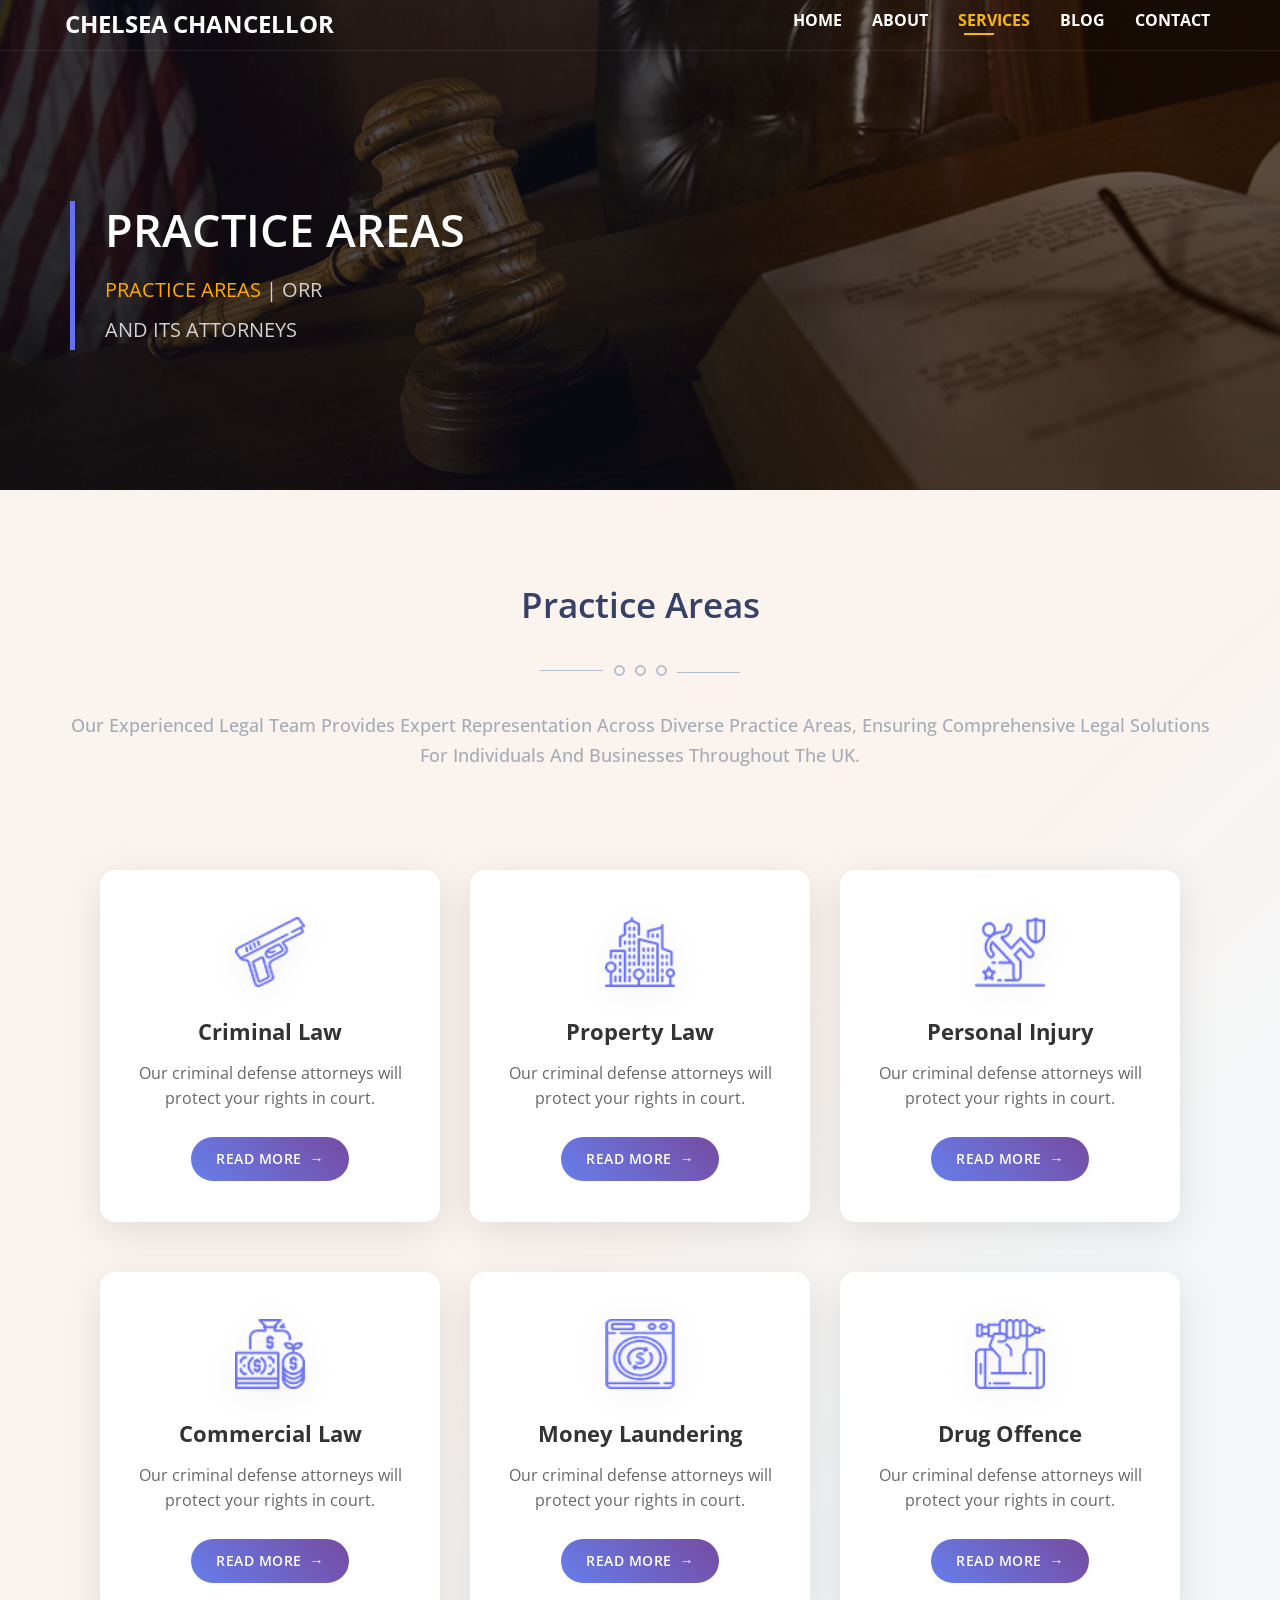
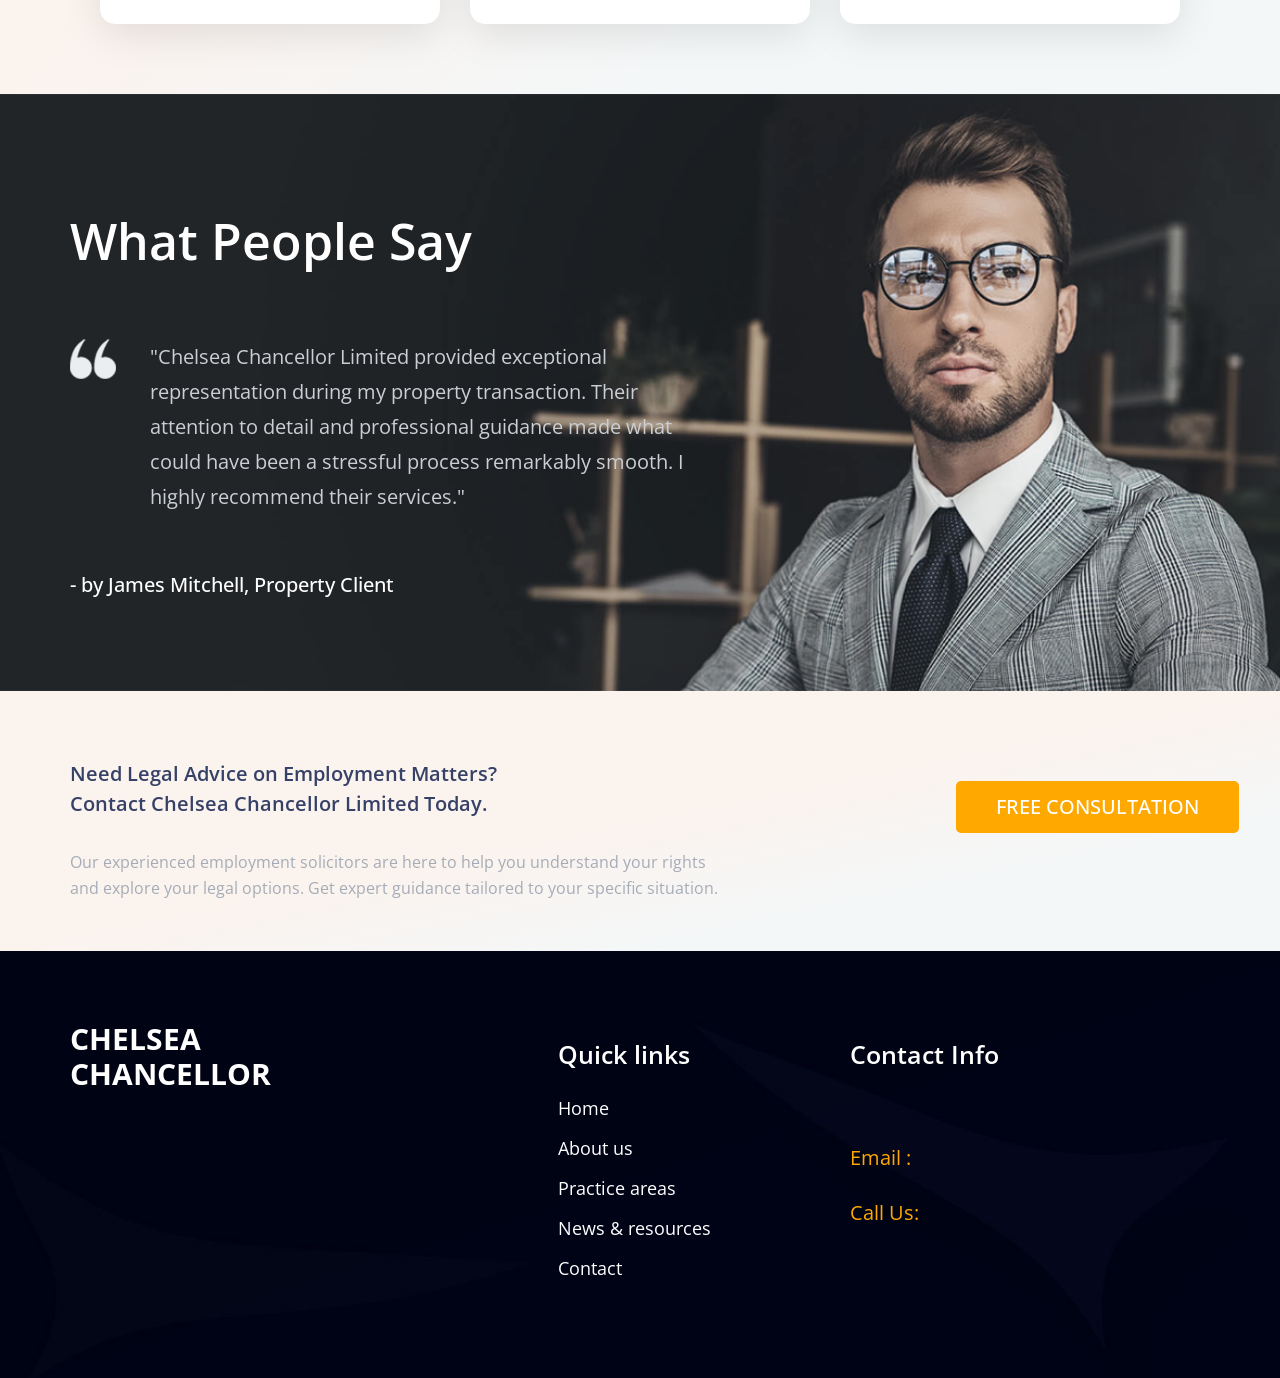
<file: assets/pages/services.html>
<!DOCTYPE html>
<html lang="en">
   <head>
      <meta charset="utf-8">
      <meta http-equiv="X-UA-Compatible" content="IE=edge">
      <meta name="viewport" content="width=device-width, initial-scale=1">
      <title>Services Page </title>
      <!-- Favicon -->
      <!-- Bootstrap CSS -->
      <link href="../css/bootstrap.min.css" rel="stylesheet">
      <!-- Animate CSS -->
      <link href="../vendors/animate/animate.css" rel="stylesheet">
      <!-- Icon CSS-->
      <link rel="stylesheet" href="../vendors/font-awesome/css/font-awesome.min.css">
      <!-- Owlcarousel CSS-->
      <link rel="stylesheet" type="text/css" href="../vendors/owl_carousel/owl.carousel.css" media="all">
      <!--Template Styles CSS-->
      <link rel="stylesheet" type="text/css" href="../css/style.css" media="all" />
      <!-- Navigation Active Styles -->
      <link rel="stylesheet" type="text/css" href="../css/navigation-active.css" media="all" />
      <!-- Navigation Active Styles -->
      <link rel="stylesheet" type="text/css" href="../css/navigation-active.css" media="all" />
      <link href="https://fonts.googleapis.com/css?family=Open+Sans:400,400i,600,600i,700,700i,800,800i&amp;subset=cyrillic,cyrillic-ext,greek,greek-ext,latin-ext,vietnamese" rel="stylesheet">
   </head>
   <body>
      <div class="service-banner-img  ">
         <div class="ovrllay">
            <!-- Header_Area -->
                        <div id="header-placeholder"></div>

            <!-- End Header_Area -->
            <!-- #banner start -->
            <section id="banner" class="py-70" >
               <div class="container ">
                  <div class="row py-70 ">
                     <!-- #banner-text start -->            
                     <div id="banner-text" class="col-md-12 text-c  ">
                        <div class="left-borders">
                           <h5 class="wow fadeInUp main-about_h" data-wow-delay="0.2s" style="visibility: visible; animation-delay: 0.2s; animation-name: fadeInUp;">PRACTICE AREAS</h5>
                           <p class="banner-text wow fadeInUp main-h3" data-wow-delay="0.8s" style="visibility: visible; animation-delay: 0.8s; animation-name: fadeInUp;"><span class="c_yellow"> PRACTICE AREAS
                              </span>  | ORR <br>AND ITS ATTORNEYS 
                           </p>
                        </div>
                     </div>
                     <!-- /#banner-text End -->
                  </div>
               </div>
            </section>
         </div>
      </div>
      <!-- /#banner end -->
      <!-- #service Area start -->
      <!--#service Area End -->
      <!-- #service Area start -->
      <div  id="about"  class=" py-70 bg_gradient_team">
         <div class="container">
            <div class="row text-center mb-60 ">
               <div class="title wow fadeInUp">
                  <h1>Practice Areas</h1>
                  <div class="hed_img"> 
                     <img src="../images/headding-img.png">
                  </div>
                  <p> Our experienced legal team provides expert representation across diverse practice areas, ensuring comprehensive legal solutions for individuals and businesses throughout the UK. </p>
               </div>
            </div>
            <div class="row about_row  py-40">
               <!--#about-text start --> 
               <div class="who_we_area col-md-4 col-sm-6 col-4pad wow fadeInUp">
                  <div class="service-s">
                     <div class="servise-top wow fadeInUp">
                        <img src="../images/service1.png">
                     </div>
                     <h2 class="Practice"> Criminal Law </h2>
                     <p class="bottom-s">Our criminal defense attorneys will <br>protect your rights in court. </p>
                     <div class="button-div">
                        <a href="" class="button-buttom"> read more   </a>
                     </div>
                  </div>
               </div>
               <div class="who_we_area col-md-4 col-sm-6 col-4pad wow fadeInUp">
                  <div class="service-s">
                     <div class="servise-top wow fadeInUp">
                        <img src="../images/service2.png">
                     </div>
                     <h2 class="Practice"> Property Law </h2>
                     <p class="bottom-s">Our criminal defense attorneys will <br>protect your rights in court.  </p>
                     <div class="button-div">
                        <a href="" class="button-buttom"> read more   </a>
                     </div>
                  </div>
               </div>
               <div class="who_we_area col-md-4 col-sm-6 col-4pad wow fadeInUp">
                  <div class="service-s">
                     <div class="servise-top wow fadeInUp">
                        <img src="../images/service3.png">
                     </div>
                     <h2 class="Practice"> Personal Injury </h2>
                     <p class="bottom-s">Our criminal defense attorneys will <br>protect your rights in court.  </p>
                     <div class="button-div">
                        <a href="" class="button-buttom"> read more   </a>
                     </div>
                  </div>
               </div>
               <!--#End about-text  --> 
            </div>
            <div class="row mt-50  py-40">
               <!--#about-text start --> 
               <div class="who_we_area col-md-4 col-sm-6 col-4pad wow fadeInUp">
                  <div class="service-s">
                     <div class="servise-top wow fadeInUp">
                        <img src="../images/service4.png">
                     </div>
                     <h2 class="Practice"> Commercial  Law </h2>
                     <p class="bottom-s">Our criminal defense attorneys will <br>protect your rights in court. </p>
                     <div class="button-div">
                        <a href="" class="button-buttom"> read more   </a>
                     </div>
                  </div>
               </div>
               <div class="who_we_area col-md-4 col-sm-6 col-4pad wow fadeInUp">
                  <div class="service-s">
                     <div class="servise-top wow fadeInUp">
                        <img src="../images/service5.png">
                     </div>
                     <h2 class="Practice">Money Laundering   </h2>
                     <p class="bottom-s">Our criminal defense attorneys will <br>protect your rights in court.  </p>
                     <div class="button-div">
                        <a href="" class="button-buttom"> read more   </a>
                     </div>
                  </div>
               </div>
               <div class="who_we_area col-md-4 col-sm-6 col-4pad wow fadeInUp">
                  <div class="service-s">
                     <div class="servise-top wow fadeInUp">
                        <img src="../images/service6.png">
                     </div>
                     <h2 class="Practice"> Drug Offence </h2>
                     <p class="bottom-s">Our criminal defense attorneys will <br>protect your rights in court.  </p>
                     <div class="button-div">
                        <a href="" class="button-buttom"> read more   </a>
                     </div>
                  </div>
               </div>
               <!--#End about-text  --> 
            </div>
         </div>
      </div>
      <!-- End About Us Area -->
      <!--#Our Testimonial Area start-->
     <div id="testimonials" class="testimonial_area py-70  bg_testimonial_img wow fadeInUp ">
      <div class="container ">
         <div class="row">
            <div class="col-md-7 text-left wow fadeInUp">
               <h1 class="testimonial_top"> What People Say </h1>
               <div class="testimonial_carosel">
                  <div class="item">
                     <div class="media">
                        <img src="../images/testimonial-icone.png">
                     </div>
                     <p>"Chelsea Chancellor Limited provided exceptional representation during my property transaction.
                        Their attention to detail and professional guidance made what could have been a stressful
                        process remarkably smooth. I highly recommend their services."</p>
                     <div class="media-body text-center">
                        <h4 class="body-slider media-heading">- by James Mitchell, Property Client</h4>
                     </div>
                  </div>
                  <div class="item">
                     <div class="media">
                        <img src="../images/testimonial-icone.png">
                     </div>
                     <p>"The team at Chelsea Chancellor Limited handled my employment dispute with exceptional
                        professionalism. Their expertise and dedication resulted in a favourable outcome. I cannot thank
                        them enough for their outstanding service."</p>
                     <div class="media-body text-center">
                        <h4 class="body-slider media-heading">- by Sarah Collins, Employment Client</h4>
                     </div>
                  </div>
                  <div class="item">
                     <div class="media">
                        <img src="../images/testimonial-icone.png">
                     </div>
                     <p>"When facing criminal charges, I needed the best legal representation available. Chelsea
                        Chancellor Limited exceeded all expectations with their strategic approach and unwavering
                        support throughout the process."</p>
                     <div class="media-body text-center">
                        <h4 class="body-slider media-heading">- by Robert Thompson, Criminal Defence Client</h4>
                     </div>
                  </div>
               </div>
            </div>
         </div>
      </div>
   </div>
      <!--#End Our testimonial Area -->
      <div class="our_partners_area bg_gradient_team">
         <div class="book_now_aera ">
            <div class="container">
              <div class="row book_now">
                  <div class="col-md-7 booking_text">
                     <h4>Need Legal Advice on Employment Matters?<br> Contact Chelsea Chancellor Limited Today.
                     </h4>
                     <p>Our experienced employment solicitors are here to help you understand your rights and explore your legal options. Get expert guidance tailored to your specific situation.</p>
                  </div>
                  <div class="col-md-5 p0 book_bottun">
                     <div class="col-md-5">
                     </div>
                     <div class="col-md-7">
                        <div class="top-banner wow fadeInRight text-left" style="visibility: visible; animation-name: fadeInRight;">
                           <a href="../../contact.html" class="btn btn-primary radius-50  wow fadeInUp  js-scroll-trigger" data-wow-delay="0.5s" style="visibility: visible; animation-delay: 0.5s; animation-name: fadeInUp;">Free Consultation</a>
                        </div>
                     </div>
                  </div>
               </div>
            </div>
         </div>
      </div>
      <!--#start Our footer Area -->
          <div id="footer-placeholder"></div>

      <!--#End Our footer Area -->
      <!-- jQuery JS -->
      <script src="../js/jquery-1.12.0.min.js"></script>
      <!-- Bootstrap JS -->
      <script src="../js/bootstrap.min.js"></script>
    
      <!-- Animate JS -->
      <script src="../vendors/animate/wow.min.js"></script>
      <!-- Owlcarousel JS -->
      <script src="../vendors/owl_carousel/owl.carousel.min.js"></script>
      <!-- Stellar JS -->
      <!-- Theme JS -->
      <script src="../js/theme.min.js"></script>
      <!-- Components Loader JS -->
      <script src="../js/components-loader.js"></script>
   </body>
</html>
</file>
<file: assets/css/style.css>
/*Color Variables*/
::selection {
  background-color: #99a9bb;
  color: #FFF
}

/*----------------------------------
   1.Start button
------------------------------------*/
.btn {
  padding: 18px 40px;
  font-size: 20px;
  font-weight: 500;
  border-radius: 0px;
  display: inline-block;
  border: 0;
  text-transform: uppercase;
  text-decoration: none !important;

}

.btn-default {
  background: #4a53dd !important;
  color: #fff !important;
  border-radius: 5px;
}

.btn-default:hover {
  color: #fff !important;
  background: #ffa800 !important;

}

.btn-primary {
  background: #ffa800 !important;
  color: #fff !important;
  border-radius: 5px;
}

.btn-primary:hover {
  color: #fff !important;
  border-radius: 5px;
  background: #4a53dd !important;
}

.radius-50 {
  border-radius: 5px !important;
  padding: 12px 40px !important;
}

a:before,
a:after,
.btn:before,
.btn:after,
button:before,
button:after {
  transition: all 300ms linear 0s;
}


a {
  color: #fff !important;
  text-decoration: none !important;
}

/*----------------------------------
   End button
------------------------------------*/

/*----------------------------------
   2. Headings
------------------------------------*/

/* Section Title*/
.title {
  text-align: center;
  text-transform: uppercase;
}

.title h2 {
  font-size: 30px;
  color: #99a9bb;

  font-weight: 550;
  text-transform: capitalize;
}

.pt_banner_30 {
  padding-top: 35px !important;
}



.title h4 {

  color: #555555;
  padding-top: 55px;
}

.subtitle h2 {

  color: #222222;
  text-transform: uppercase;
  position: relative;
  margin-bottom: 20px;
}





/*----------------------------------
   4.Prefix Styles
------------------------------------*/
/*Prefix Styles*/
.m0 {
  margin: 0px;
}

.p0 {
  padding: 0px;
}

body {
  font-family: 'Open Sans', sans-serif;
  /*Section Fix*/
}

body p {
  font-family: 'Open Sans', sans-serif;
  line-height: 26px;
  color: #555555;
  font-size: 16px;
  margin: 0;
}

body section.row,
body header.row,
body footer.row {
  margin: 0;
  font-family: 'Open Sans', sans-serif;
}

/*Ancore*/
a,
.btn,
button {
  outline: none;
  transition: all 300ms linear 0s;
}

a:before,
a:after,
.btn:before,
.btn:after,
button:before,
button:after {
  transition: all 300ms linear 0s;
}

a:focus,
a:hover,
.btn:focus,
.btn:hover,
button:focus,
button:hover {
  outline: none;
  text-decoration: none;
  transition: all 300ms linear 0s;
}

.h1,
.h2,
.h3,
.h4,
.h5,
.h6,
h1,
h2,
h3,
h4,
h5,
h6 {
  font-weight: 700;
}

blockquote {
  display: block;
  -webkit-margin-before: 1em;
  -webkit-margin-after: 1em;
  -webkit-margin-start: 40px;
  -webkit-margin-end: 40px;
}

blockquote,
q {
  position: relative;
  padding: 4rem 3rem 3rem;
  text-align: center;
  font-size: 2rem;
  line-height: 1.88;
  border: 1px double rgba(0, 0, 0, .1);
  margin: 6rem 0;
  display: block;
}

thead,
th,
td {
  border: 1px solid black;
  padding: 10px;
}

ul li {
  line-height: 30px;
}

ol li {
  line-height: 30px;
}

strong {
  font-weight: 600;
  line-height: 35px;
}

tbody a {
  color: #337ab7 !important;
}

dd,
dt {
  line-height: 2.428571;
}

/*--------------------------------------------------*/


/* Header Aera */


.header_aera {
  background: no-repeat !important;
  border-radius: 0;
  border: 0;
  margin: 0;


  padding: 70px 0px;
  width: 100%;
  z-index: 9999;
  top: 0;
  transition: padding 0.3s ease, background-color 0.3s ease, box-shadow 0.3s ease;

}

.header_aera .show {
  height: 80px;
  border-bottom: 1px solid transparent;
}

.header_aera .navbar-header .navbar-brand {
  padding-top: 0px !important;
  text-transform: uppercase;
}

.header_aera .navbar-header .navbar-brand img {
  max-width: 100%;
}

.header_aera .navbar-collapse .navbar-nav.navbar-right li a {

  text-transform: uppercase;
  padding: 0;
  font-family: 'Open Sans', sans-serif;
  padding-left: 30px;
  color: #fff !important;
  font-size: 16px;
  font-weight: 700;

}

.header_aera .navbar-collapse .navbar-nav.navbar-right li a:hover,
.header_aera .navbar-collapse .navbar-nav.navbar-right li a:focus {
  color: #f6b60b;
}

.header_aera .navbar-collapse .navbar-nav.navbar-right li .nav_searchFrom {
  width: 100px;
  background: #f6b60b;
  color: #fff;
  padding: 0;
  text-align: center;
  margin-left: 15px;
}

.header_aera .navbar-collapse .navbar-nav.navbar-right li .nav_searchFrom:hover,
.header_aera .navbar-collapse .navbar-nav.navbar-right li .nav_searchFrom:focus {
  color: #222222;
}


.header_aera .navbar-collapse .navbar-nav.navbar-right li.submenu ul li {
  display: block;
}

.header_aera .navbar-collapse .navbar-nav.navbar-right li.submenu ul li a {
  line-height: normal;
  padding: 12px 8px;
  display: block;
}

.header_aera .navbar-collapse .navbar-nav.navbar-right li.submenu ul:before {
  content: "";
  width: 100%;
  height: 5px;
  background: #222222;
  position: absolute;
  top: 0px;
  transform: translateZ(0);
  backface-visibility: hidden;
  transform: scaleX(0);
  transform-origin: 0 50%;
  transition: all 800ms ease-in-out;
}

.header_aera .navbar-collapse .navbar-nav.navbar-right li.submenu ul:after {
  content: "";
  width: 100%;
  height: 5px;
  position: absolute;
  bottom: 0px;
  background: #222222;
  transform: translateZ(0);
  backface-visibility: hidden;
  transform: scaleX(0);
  transform-origin: 100% 50%;
  transition: all 800ms ease-in-out;
}

@media (min-width: 768px) {
  .header_aera .navbar-collapse .navbar-nav.navbar-right li:hover.submenu ul {
    transform: rotateX(0deg);
  }

  .header_aera .navbar-collapse .navbar-nav.navbar-right li:hover.submenu ul:before {
    transform: scaleX(1);
  }

  .header_aera .navbar-collapse .navbar-nav.navbar-right li:hover.submenu ul:after {
    transform: scaleX(1);
  }
}

/* End Header Aera */
/* End header area 2 */
.header_aera_tow {
  background-color: transparent;
  position: relative;
  box-shadow: none;
}

.header_aera_tow .navbar_right_fulid {
  background: #fff;
  height: 100px;
  padding-left: 20px;
  box-shadow: 0px 0px 40px 0px rgba(21, 47, 95, 0.2);
}

.header_aera_tow .navbar_right_fulid:after {
  content: "";
  position: absolute;
  right: 0;
  height: 100px;
  background: #fff;
  width: 30%;
  z-index: -1;
  box-shadow: 0px 0px 40px 0px rgba(21, 47, 95, 0.2);
}

.header_aera_tow .navbar_right_fulid ul.nav.navbar-nav.navbar-right {
  margin-right: 0;
}

.navbar-default .navbar-nav>.open>a,
.navbar-default .navbar-nav>.open>a:focus,
.navbar-default .navbar-nav>.open>a:hover {
  background-color: transparent;
}

/* header area 2 */
/*--------------------------------------------------*/



/*start banner area 1*/
/*--------------------------------------------------*/
.title-left h1 {
  font-size: 35px;
  font-weight: 700;
  color: #364167;
  line-height: 50px;
  text-transform: capitalize;
}

.bg-banner-img {

  background: rgba(255, 255, 255, 0);
  background-image: url(../images/banner-img.jpg);
  background-repeat: no-repeat;
  background-position: center bottom;
  -webkit-background-size: cover;
  -moz-background-size: cover;
  -o-background-size: cover;
  background-size: cover;
}

.bg_free_img {
  background-image: url(../images/banner-bg-bottom.png);
  background-repeat: no-repeat;
  background-position: center top;
  -webkit-background-size: cover;
  -moz-background-size: cover;
  -o-background-size: cover;
  background-size: cover;
}

.about-banner-img {
  background: rgba(255, 255, 255, 0);
  background-image: url(../images/about-banner-img.jpg);
  background-repeat: no-repeat;
  background-position: center bottom;
  -webkit-background-size: cover;
  -moz-background-size: cover;
  -o-background-size: cover;
  background-size: cover;
}


.service-banner-img {
  background: rgba(255, 255, 255, 0);
  background-image: url(../images/service-banner-img.jpg);
  background-repeat: no-repeat;
  background-position: center bottom;
  -webkit-background-size: cover;
  -moz-background-size: cover;
  -o-background-size: cover;
  background-size: cover;
}

.mb-90 {
  padding-bottom: 140px;

}

.PB_100 {
  padding-bottom: 130PX;
}

.py-90 {
  padding: 90px 0px;
}

.color-gray {
  color: #dedede;
}

.pb_0 {
  padding-bottom: 0px !important;
}



.ovrllay {
  position: relative;
  left: 0;
  top: 0;
  bottom: 0;
  width: 100%;
  height: 100%;
  right: 0;
  background-image: linear-gradient(to right, #0a0d16c9, #0a0d16b8, #0a0d16b8, #2211078a, #221107ab) !important;

}

.ovrllay-bottom {
  position: relative;
  left: 0;
  top: 0;
  bottom: 0;
  width: 100%;
  height: 100%;
  right: 0;
  background: #000000cf;
}

img {
  vertical-align: middle;
  max-width: 100%;
}

.shap_top {
  font-size: 30px;
  font-weight: 600;
  color: #fff;
  padding-bottom: 30px;
}

.all-text {
  padding: 108px 50px;
}

.shap_bottom {
  font-size: 20px;
  line-height: 30px;
  color: #fff;
}

.left-borders {
  border-left: 5px solid #6871f4;
  padding-left: 30px;
}

.banner-text {
  text-align: left;
  font-size: 20px;
  color: #d1d1d1;
  line-height: 40px;
}

.py-70 {
  padding: 70px 0px;
}

.mb-60 {
  margin-bottom: 60px;
}



.Attorneys li h1 {
  font-size: 20px;
  color: #1c233b;
  font-weight: 600;
  text-transform: uppercase;
}

.Attorneys li {
  float: left;
  width: 70%;
}

.Attorney li {
  float: left;
  width: 30%;
}

.Attorneys li p {
  font-size: 18px;
  color: #a6acb7;
  line-height: 30px;
  padding-bottom: 30px;
}

/* DivTable.com */
.divTable {
  display: table;
  width: 100%;
}

.divTableRow {
  display: table-row;
}

.divTableHeading {

  display: table-header-group;
}

.divTableCell,
.divTableHead {
  display: table-cell;
  vertical-align: middle;
}

.divTableHeading {

  display: table-header-group;
  font-weight: bold;
}

.divTableFoot {
  display: table-footer-group;
  font-weight: bold;
}

.divTableBody {
  display: table-row-group;
}

/*End banner area 1*/
/*--------------------------------------------------*/

/*start servise area */
/*--------------------------------------------------*/
.servise-top {
  text-align: center;
  visibility: visible;
  animation-name: fadeInUp;
  line-height: 80px;
  margin-bottom: 20px;
}

.unify {
  font-weight: 700;
  font-size: 22px;
  text-align: center;
  margin: 25px 0 15px 0;
  text-transform: uppercase;
  line-height: 28px;
  color: #333;
  transition: all 0.3s ease;
}

.button-s {
  display: inline-flex;
  align-items: center;
  font-size: 14px;
  color: #667eea !important;
  background: linear-gradient(45deg, #667eea, #764ba2);
  color: #fff !important;
  font-weight: 600;
  padding: 12px 25px;
  border-radius: 25px;
  text-decoration: none !important;
  text-transform: uppercase;
  letter-spacing: 0.5px;
  transition: all 0.3s ease;
  border: none;
  outline: none;
}

.button-s:hover {
  background: linear-gradient(45deg, #764ba2, #667eea);
  transform: translateY(-2px);
  box-shadow: 0 5px 15px rgba(102, 126, 234, 0.3);
  color: #fff !important;
}

.button-s::after {
  content: '→';
  margin-left: 8px;
  transition: transform 0.3s ease;
}

.button-s:hover::after {
  transform: translateX(3px);
}

/* Modern service card image styling */
.service-1 .servise-top {
  margin-bottom: 25px;
  position: relative;
}

.service-1 .servise-top img {
  width: 70px;
  height: 70px;
  filter: drop-shadow(0 5px 15px rgba(0, 0, 0, 0.1));
  transition: all 0.3s ease;
}

.button-div {
  margin-top: 25px;
}

.service-1 {
  padding: 40px 25px;
  background: rgba(255, 255, 255, 0.95);
  backdrop-filter: blur(10px);
  border: 1px solid rgba(255, 255, 255, 0.3);
  transition: all 0.4s ease;
  text-align: center;
  border-radius: 20px;
  position: relative;
  overflow: hidden;
  box-shadow: 0 10px 30px rgba(0, 0, 0, 0.1);
  margin-bottom: 20px;
}

/* Modern gradient accent bar */
.service-1::before {
  content: '';
  position: absolute;
  top: 0;
  left: -100%;
  width: 100%;
  height: 4px;
  transition: all 0.4s ease;
}

.service-1.green-after::before {
  background: linear-gradient(90deg, #667eea, #764ba2);
}

.service-1.pink-after::before {
  background: linear-gradient(90deg, #ff6b6b, #ffa726);
}

.service-1.purple-after::before {
  background: linear-gradient(90deg, #764ba2, #f093fb);
}

.service-s {
  box-shadow: 0px 10px 40px rgba(0, 0, 0, 0.1);
  padding: 40px 25px;
  background: #fff;
  transition: all 0.4s ease;
  text-align: center;
  border-radius: 15px;
  position: relative;
  overflow: hidden;
  border: 1px solid rgba(255, 255, 255, 0.2);
}

.service-s::before {
  content: '';
  position: absolute;
  top: 0;
  left: -100%;
  width: 100%;
  height: 4px;
  background: linear-gradient(90deg, #667eea, #764ba2);
  transition: all 0.4s ease;
}

.service-s:hover::before {
  left: 0;
}

.service-s:hover {
  box-shadow: 0px 20px 60px rgba(0, 0, 0, 0.15);
  transform: translateY(-10px);
  background: #fff;
}

.service-s .servise-top {
  margin-bottom: 25px;
  position: relative;
}

.service-s .servise-top img {
  width: 70px;
  height: 70px;
  filter: drop-shadow(0 5px 15px rgba(0, 0, 0, 0.1));
  transition: all 0.3s ease;
}

.service-s:hover .servise-top img {
  transform: scale(1.1);
}

.Practice {
  font-weight: 700;
  font-size: 22px;
  text-align: center;
  margin: 20px 0 15px 0;
  text-transform: capitalize;
  line-height: 30px;
  color: #333;
  transition: all 0.3s ease;
}

.service-s:hover .Practice {
  color: #667eea;
}

.bottom-s {
  font-size: 16px;
  line-height: 1.6;
  color: #666;
  margin-bottom: 25px;
  transition: all 0.3s ease;
}

.service-s:hover .bottom-s {
  color: #555;
}

.button-buttom {
  display: inline-flex;
  align-items: center;
  background: linear-gradient(45deg, #667eea, #764ba2);
  color: #fff !important;
  padding: 12px 25px;
  border-radius: 25px;
  text-decoration: none !important;
  font-weight: 600;
  transition: all 0.3s ease;
  text-transform: uppercase;
  letter-spacing: 0.5px;
  font-size: 14px;
  border: none;
  outline: none;
}

.button-buttom:hover {
  background: linear-gradient(45deg, #764ba2, #667eea);
  transform: translateY(-2px);
  box-shadow: 0 5px 15px rgba(102, 126, 234, 0.3);
  color: #fff !important;
}

.button-buttom::after {
  content: '→';
  margin-left: 8px;
  transition: transform 0.3s ease;
}

.button-buttom:hover::after {
  transform: translateX(3px);
}

.service-1:hover {
  background: rgba(255, 255, 255, 1);
  box-shadow: 0 20px 60px rgba(0, 0, 0, 0.15);
  transform: translateY(-10px);
}

.service-1:hover::before {
  left: 0;
}

.service-1:hover .button-s {
  color: #667eea !important;
  transform: translateY(-2px);
}

.service-1:hover .unify {
  color: #667eea !important;
}

.service-1:hover .servise-top img {
  transform: scale(1.1);
}

/* Remove old bottom border styling - now using top gradient bars */





.c_yellow {
  color: #ffa800 !important;
}

.btn_yellow {
  background: #ffa800 !important;
}

.contact-map {
  box-shadow: 0px 6px 21px -5px #d3d3d3;
  background: #edf6fb;
  border-radius: 10px;
  transition-duration: 1s;
  float: left;
}

.section-heading.left {
  margin-bottom: 30px;
  text-align: left;
}

.section-heading h4 {
  font-size: 30px;
  line-height: normal;
  position: relative;
  padding-bottom: 20px;
}

.btn-free {
  margin: 60px 0px;
}

.section-heading h4:after {
  content: '';
  display: block;
  width: 100px;
  height: 2px;
  background: #504cf5;
  margin: 0 auto;
  position: absolute;
  left: 0;
  right: 0;
  bottom: 0;
  margin: 0px;

}

.top-contact {
  margin-top: 20px;
}

.contact-info-section h4 {
  color: #232323;
  font-size: 18px;
  font-weight: 500;
  margin-bottom: 15px;
  line-height: normal;
}

.contact-info-section p {
  color: #999;
  font-size: 15px;
  font-weight: 400;
  margin: 0;
}

.contact-info-section {
  border-bottom: 1px solid #ececec;
  padding: 25px 0;
  margin-bottom: 0;
  -webkit-transition-duration: .5s;
  transition-duration: .5s;
}

.contact-info-section h4 {
  color: #232323;
  font-size: 18px;
  font-weight: 500;
  margin-bottom: 15px;
  line-height: normal;
}

.no-margin-bottom {
  margin-bottom: 0 !important;
  padding-left: 0px !important;
}

.list-style-1 li {
  padding: 5px 0;
}

.contact-info-section p {
  color: #999;
  font-size: 15px;
  font-weight: 400;
  margin: 0;
}

.contact-info-section i {
  width: 25px;
  height: 25px;
  padding-top: 7px;
  border-radius: 50%;
  background: #47588f;
  color: #fff;
  font-size: 12px;
  margin-right: 5px;
  line-height: 11px;
}

strong {
  font-weight: 600;
}

.list-style-2 {
  list-style: none;
  margin: 0;
  padding: 0;
}

.list-style-2 li {
  position: relative;
  padding: 0 0 0 12px;
  margin: 0 0 9px 0;
}

.list-style-2 li:before {
  content: "";
  width: 5px;
  height: 1px;
  background-color: #232323;
  position: absolute;
  top: 12px;
  left: 0;
}

input,
select {
  border: 1px solid #d1d1d1;
  font-size: 14px;
  padding: 8px 15px;
  width: 100%;
  margin: 0 0 15px 0;
  max-width: 100%;
  resize: none;
  height: 50px;
}

textarea {
  border: 1px solid #d1d1d1;
  font-size: 14px;
  padding: 8px 15px;
  width: 100%;
  margin: 0 0 15px 0;
  max-width: 100%;
  resize: none;
  height: 200px;
}

input[type="button"],
input[type="text"],
input[type="email"],
input[type="search"],
input[type="password"],
textarea,
input[type="submit"] {
  -webkit-appearance: none;
  outline: none
}

input:focus,
textarea:focus {
  border-color: #585858;
  outline: none
}

input[type="button"]:focus {
  outline: none
}

select::-ms-expand {
  display: none
}

iframe {
  border: 0
}

.padding-30px-left {
  padding-left: 30px;
}

.list-style-1 li {
  padding: 5px 0;
  list-style-type: none;
}

.map_top_h {
  font-weight: 400;
  font-size: 50px;
  text-align: center;
  color: #364167;
  padding-top: 80px;
  padding-bottom: 100px;
}

.service-1:hover {
  box-shadow: 0 1px 1px 0 rgba(90, 122, 190, 0.1), 0 10px 20px 0 rgba(90, 122, 190, 0.2);

  transition-duration: 1s;
}

.about_row {
  margin-top: 100px;
}

.mb_150 {
  margin-bottom: 100px;
}

.font_30 {
  font-size: 30px;
  font-weight: 600;
}

.my_20 {
  display: none;
}

.p-0 {
  padding-left: 0px !important;
}

.pt-0 {
  padding-top: 0px !important;
}

.pb-0 {
  padding-bottom: 0px !important;
}

.about_h {
  font-size: 25px;
  color: #90a0b4;
  font-weight: 540;
  margin: 30px 0px;
}

.about_s2 {
  text-align: left;
  font-size: 25px;
  color: #90a0b4;
  line-height: 40px;
  font-weight: 400;
  margin: 30px 0px;
}

.about_bottom_h {
  font-size: 20px;
  line-height:
    35px;
  color: #90a0b4;
  padding-right: 15px;
  text-transform: capitalize;

}

.mt-50 {
  margin-top: 50px;
}

.my_0 {
  margin: 0px !important
}

.mr-0 {
  margin-right: 0px;
}

.pl-40 {
  padding-left: 40px !important;
}

.py-40 {
  padding: 0px 30px;
}

.pr-0 {
  padding-right: 0px !important;
}




.bg_color {
  background: #9999ff;
}

.bg_color2 {
  background: #a3a3ff;
}

.bg_color3 {
  background: #b7b7ff;
}


.Solid-Law {

  padding: 30px 10px 40px 60px;
}

.Solid-Law h1 {
  font-size: 25px;
  color: #fff;
  font-weight: 600;
  line-height: 35px;
  text-transform: capitalize;
  margin-bottom: 35px;


}

.Solid-Law p {
  font-size: 20px;
  line-height: 30px;
  color: #fff;
  margin-bottom: 25px;
}

.Solid-Law a {
  font-size: 20px;
  font-weight: 600;
}

/*End servise area */


/*--------------------------------------------------*/
/*----------------------------------   


 

/*------------------------------------
.start about_area
------------------------------------*/
.title-lefts h1 {
  font-size: 50px;
  font-weight: 900;
  color: #364167;
  line-height: 50px;
  text-transform: capitalize;
}



.bg_gray {
  background: #f4f4fb !important;
  background-image: linear-gradient(to right bottom, #f4f4fb, #f4f4fb, #f4f4fb, #f4f4fb, #f4f4fb) !important;
}

.title-lefts .bottom_h {
  font-size: 20px;
  line-height: 35px;
  color: #37456D;
  margin: 25px 0px;
}

.about-s {
  font-size: 25px;
  color: #37456c;
  font-weight: 600;
  margin-bottom: 25px;
  margin-top: 55px;
}

.c_f {
  color: #fff !important;
}

.about-bottom-s {
  font-size: 20px;
  color: #a6acb7;
  line-height: 35px;
  margin: 40px 0px;
  font-weight: 500;
  text-transform: capitalize;
}

.bg_blue_img {
  background-color: #01020b !important;
  background: url(../images/bg_video.png) right top no-repeat;
}

.hed_img {
  margin: 30px 0px;
}

.button_about_shadow {
  box-shadow: -1px 5px 10px #888 !important;
}


.about_top-100 {
  margin-top: 120px;
}

.contact_bottom_r {
  font-size: 30px;
  color: #3b4a6b;
  font-weight: 540;
  margin-bottom: 30px;
}

label {
  font-size: 16px;
  color: #98a4b2;
  font-weight: 400;
  margin: 10px 0px;
}

.right_icone li {
  list-style: none;
  background: url(../images/right.png) 0 8px;
  background-repeat: no-repeat;
  padding-left: 40px;
  font-size: 18px;
  color: #fff;
  line-height: 40px;
  text-transform: capitalize;
}

.services-right {
  padding-top: 40px;
  padding-left: 35px;
  padding-right: 25px;
}

.services-right-text {
  font-size: 22px;
  line-height: 45px;
  color: #90a0b4;
  padding-right: 0px;
  text-transform: capitalize;
}

.owl-dots {
  display: none !important;
}

.title h1 {
  font-size: 35px;
  font-weight: 600;
  color: #364167;
  line-height: 50px;
  text-transform: capitalize;
}

.title p {
  font-size: 18px;
  line-height: 30px;
  color: #a6acb7;
  font-weight: 500;
  text-transform: capitalize;
  margin-top: 25px;
}

.text-left {
  text-align: left !important;
}


.service_banner {
  padding: 30px 15px 40px 20px;
  background: #fff;
  transition-duration: 1s;
  text-align: left;
  box-shadow: 0px 4px 30px #cccccc78;
  border-top-left-radius: 5px;
  border-top-right-radius: 5px;
}

.service_banner h2 {
  font-weight: 650;
  font-size: 20px;
  text-align: left;
  margin: 10px 0;
  text-transform: capitalize;
  line-height: 35px;
  color: #1d233b;
}

.service_banner p {
  color: #a6acb7;
  font-size: 18px;
  padding-top: 20px;
}

.service_banner {
  line-height: 80px;
  margin-bottom: 45px;
}

.top_service {
  position: relative;
  bottom: 55px;
}

.service_banner.green-after:after {
  background-color: #da9be1;
}

.service_banner:after {
  content: "";
  position: absolute;
  width: 100%;
  height: 8px;
  left: 0;
  bottom: 0;
  -webkit-transform-origin: center;
  -moz-transform-origin: center;
  transform-origin: center;
  -webkit-transform: scale(0, 1);
  -moz-transform: scale(0, 1);

  transition: all 0.3s ease 0.0s;
}

.service_banner:hover:after {
  -webkit-transform: scale(1, 1);
  -moz-transform: scale(1, 1);
  transform: scale(1, 1);
  transition: all 0.3s ease 0.0s;
}

.service_banner:hover {
  -webkit-transform: scale(1.05);
  -moz-transform: scale(1.05);
  transform: scale(1.05);
}

.service_banner.pink-after:after {
  background-color: #ffb062;
}

.service_banner.purple-after:after {
  background-color: #e75b93;
}

.border_img {
  border: 10px solid #eff0f6;
  border-radius: 15px;
}

.border_img img {
  border-radius: 15px;
}

.bg_Consultation {
  background: #141211;
}

.c_brown {
  color: #615631 !important;
}


.Lawyers_one {
  background: rgba(255, 255, 255, 0);
  background-image: url(../images/s_c.jpg);
  background-repeat: no-repeat;
  background-position: center bottom;
  -webkit-background-size: cover;
  -moz-background-size: cover;
  -o-background-size: cover;
  background-size: cover;

}

.Lawyers_to {
  background: rgba(255, 255, 255, 0);
  background-image: url(../images/s_a.png);
  background-repeat: no-repeat;
  background-position: center bottom;
  -webkit-background-size: cover;
  -moz-background-size: cover;
  -o-background-size: cover;
  background-size: cover;

}

.Lawyers_tree {
  background: rgba(255, 255, 255, 0);
  background-image: url(../images/s_b.png);
  background-repeat: no-repeat;
  background-position: center bottom;
  -webkit-background-size: cover;
  -moz-background-size: cover;
  -o-background-size: cover;
  background-size: cover;
}

.inner_text h1 {
  font-size: 20px;
  font-weight: 600;
  color: #fff;
  line-height: 50px;
  text-transform: capitalize;
}

.inner_text {
  padding-top: 150px;
  padding-bottom: 30px;
  padding-left: 60PX;
}

.inner_text h1::before {
  content: url(../images/after_img.png);
  position: relative;
  top: -3px;

}

.bottom_service {
  position: relative;
  top: 90px;
}

.pt-70 {
  padding-top: 70px;
}

.bg_tree {
  background: #1e1a4c !important;
}

/*------------------------------------
.End about_area
------------------------------------*/

/*------------------------------------
.History Us area start 
------------------------------------*/


/* -----------------------------------------------
 * Timeline
 * --------------------------------------------- */
.mt_150 {
  margin-top: 150px;
}

.timeline {
  list-style: none;
  position: relative;
  font-weight: 300;
}

.timeline:before {
  top: 0;
  bottom: 0;
  position: absolute;
  content: " ";
  width: 2px;
  background: #ffb062;
  left: 50%;
  margin-left: -1.5px;
}

.timeline>li {
  margin-bottom: 20px;
  position: relative;
  width: 50%;
  float: left;
  clear: left;
}

.timeline>li:before,
.timeline>li:after {
  content: " ";
  display: table;
}

.timeline>li:after {
  clear: both;
}

.timeline>li:before,
.timeline>li:after {
  content: " ";
  display: table;
}

.timeline>li:after {
  clear: both;
}

.timeline>li>.timeline-panel {
  width: calc(100% - 25px);
  width: -moz-calc(100% - 25px);
  width: -webkit-calc(100% - 25px);
  float: left;
  border-radius: 5px;
  position: relative;
}

.timeline>li>.timeline-badge {
  color: #ffffff;
  width: 24px;
  height: 24px;
  line-height: 50px;
  text-align: center;
  position: absolute;
  top: 16px;
  right: -12px;
  z-index: 100;
}

.timeline>li.timeline-inverted>.timeline-panel {
  float: right;
}

.timeline>li.timeline-inverted>.timeline-panel:before {
  border-left-width: 0;
  border-right-width: 15px;
  left: -15px;
  right: auto;
}

.timeline>li.timeline-inverted>.timeline-panel:after {
  border-left-width: 0;
  border-right-width: 14px;
  left: -14px;
  right: auto;
}

.timeline-badge>a {
  color: #ffb062 !important;
}


.timeline-footer {
  padding: 20px;
  background-color: #222321;
}

.timeline>li.timeline-inverted {
  float: right;
  clear: right;
}

.timeline>li:nth-child(2) {
  margin-top: 0px;
}

.timeline>li.timeline-inverted>.timeline-badge {
  left: -12px;
}

.no-float {
  float: none !important;
}

.mt_560 {
  margin-top: 188px;
}

.timeline-footer h1 {
  font-size: 20px;
  font-weight: 600;
  color: #fff;
  line-height: 50px;
  text-transform: uppercase;
}

.timeline-footer p {
  font-size: 18px;
  color: #a6acb7;
  line-height: 35px;
  font-weight: 500;
  text-transform: capitalize;

}

.img_top {
  position: absolute;
  top: 28px;
  right: 5px;
  color: #080a15;
  font-size: 20px;
  font-weight: 600;
  text-transform: uppercase;
  padding-bottom: 5px;
}

.img_left {
  position: absolute;
  top: 28px;

  color: #080a15;
  font-size: 20px;
  font-weight: 600;
  text-transform: uppercase;
  padding-bottom: 5px;
}

.mt-100 {
  margin-top: 100px;
}

@media (max-width: 767px) {
  ul.timeline:before {
    left: 40px;
  }

  ul.timeline>li {
    margin-bottom: 0px;
    position: relative;
    width: 100%;
    float: left;
    clear: left;
  }

  ul.timeline>li>.timeline-panel {
    width: calc(100% - 65px);
    width: -moz-calc(100% - 65px);
    width: -webkit-calc(100% - 65px);
  }

  ul.timeline>li>.timeline-badge {
    left: 28px;
    margin-left: 0;
    top: 16px;
  }

  ul.timeline>li>.timeline-panel {
    float: right;
  }

  ul.timeline>li>.timeline-panel:before {
    border-left-width: 0;
    border-right-width: 15px;
    left: -15px;
    right: auto;
  }

  ul.timeline>li>.timeline-panel:after {
    border-left-width: 0;
    border-right-width: 14px;
    left: -14px;
    right: auto;
  }

  .timeline>li.timeline-inverted {
    float: left;
    clear: left;
    margin-top: 30px;
    margin-bottom: 30px;
  }

  .timeline>li.timeline-inverted>.timeline-badge {
    left: 28px;
  }
}


/*------------------------------------
.History Us area End 
------------------------------------*/




@media screen and (max-width: 990px) {
  .pricingTable {
    margin-bottom: 25px;
  }

}

/*End Table   */







/*----------------------------------
   12.our_achievments_area
------------------------------------*/



/*--------------------------------------------------*/

/*----------------------------------
   13.testimonial_area
------------------------------------*/
/* Testimonial Area start */


.bg_testimonial_img {
  background-image: url(../images/testimonial_bg.png);
  background-repeat: no-repeat;
  background-position: center top;
  -webkit-background-size: cover;
  -moz-background-size: cover;
  -o-background-size: cover;
  background-size: cover;

}


.testimonial_area {
  padding-bottom: 90px;
}

.testimonial_area .testimonial_carosel {
  padding-top: 60px;
}

.testimonial_area .testimonial_carosel .item .media .media-left {
  padding-right: 30px;
}

.testimonial_area .testimonial_carosel .item .media .media-body {
  padding-top: 40px;
}

.testimonial_area .testimonial_carosel .item .media .media-body h6 {

  color: #555555;
  padding-top: 5px;
}

.body-slider {
  font-size: 20px;
  font-weight: 500;
  color: #fff;
  text-align: left;
}

.media {
  width: 80px;
  float: left;
  height: 170px;
}

.testimonial_area .testimonial_carosel .item p {
  color: #cbcfd4;
  max-width: 945px;
  margin: 0 auto;
  font-size: 20px;
  line-height: 35px;
  text-align: left;
  padding-bottom: 60px;
}

.testimonial_top {
  font-size: 50px;
  color: #fff;
  font-weight: 600;
  margin-top: 50px;
}






/* End Testimonial Area */





/*----------------------------------
   14.our_partners_area
------------------------------------*/
/* Our Partners Area start */
.bg-parthners {
  background: #f8f8f8;
}

.email_color_site {
  color: #999 !important;
}

.our_partners_area .book_now_aera {

  padding: 50px 0;
}

.our_partners_area .book_now_aera .book_now .booking_text {
  padding-top: 8px;
}

.our_partners_area .book_now_aera .book_now .booking_text h4 {

  color: #364167;
  line-height: 30px;
  font-size: 20px;
  font-weight: 600;

}

.our_partners_area .book_now_aera .book_now .booking_text p {
  color: #a6acb7;
  font-size: 16px;
  padding-top: 20px;
}




/* End Our Partners Area */
/*----------------------------------
   14.our_modal_area
------------------------------------*/

.py-200 {
  padding: 201px 0px !important;
  padding-bottom: 328px !important;
}

.py-45 {
  padding: 40px 0px !important;
}

.py_map_40 {
  padding-top: 40px;
  padding-bottom: 0px !important;
}



/*------------------------------------
14.End-modal area
------------------------------------*/

/*------------------------------------
19.Edit-css
------------------------------------*/

/*Edit-css start*/
.top-button {
  margin-top: 10px;
}

.button-n,
a {
  text-decoration: none !important;
  color: #fff !important;
}

.header_aera .navbar-header .navbar-brand {
  padding-top: 0px !important;
}

.py-30 {
  padding: 20px 0px;
}

.tr {
  text-align: right;
}

.logo-biss {

  color: #fff !important;
  font-size: 30px;
  line-height: 35px;
  font-weight: 700;

}


.what_we_area {

  background: #f2e9df !important;
  background-image: linear-gradient(to right bottom, #f2e9df, #c6dae1, #c6dae1, #f2e9df, #f2e9df) !important;
}

section {
  padding: 70px 0px;
}

.main-h {
  font-size: 45px;
  line-height: 1.3;
  color: #fff;
  text-align: left;
  font-weight: 600;
  margin-top: -10px;
  margin-bottom: 60px;
  text-transform: capitalize;
  -webkit-animation-delay: 150ms;
  animation-delay: 150ms;
  visibility: visible;

}

.main-about_h {
  font-size: 45px;
  line-height: 1.3;
  color: #fff;
  text-align: left;
  font-weight: 600;
  text-transform: uppercase;
  -webkit-animation-delay: 150ms;
  animation-delay: 150ms;
  visibility: visible;

}

.main-h2 {
  font-size: 24px;
  visibility: visible;
  animation-name: fadeInUp;
  font-weight: normal;
  margin-bottom: 30px;
  -webkit-animation-delay: 200ms;
  animation-delay: 200ms;
  visibility: visible;
  animation-name: fadeInUp;
}

.main-h3 {
  visibility: visible;
  animation-name: fadeInUp;
}

.slider_area .slider_inner .camera_caption div a {
  font: 700 18px/59px "Roboto", sans-serif;
  width: 180px;
  text-align: center;
  background: #f6b60b;
  display: block;
  text-shadow: none;
  margin: 0 auto;
  outline: none !important;
  box-shadow: none;
  border: 0;
  color: #222222;
  position: relative;
  z-index: 2;
  padding: 0;
}

.top-banner {
  margin-top: 40px;
}

.mt-120 {
  padding: 60px 0px 30px 75px;
}


.professional_builder .builder_all .builder i {

  color: #9eccfd !important;

}

.pb-90 {
  padding-bottom: 90px;

}

.our_footer_area {
  background-image: url(../images/footer-img.jpg);
  padding-top: 70px;
  padding-bottom: 90px;
  background-repeat: no-repeat;
  background-position: center top;
  -webkit-background-size: cover;
  -moz-background-size: cover;
  -o-background-size: cover;
  background-size: cover;

}

.footer-logo {
  max-width: 100%;
  text-align: left;
  height: 100px;
}

.footer-h {
  font-size: 18px;
  color: #fff;
  line-height: 30px;
  margin-top: 25px;
}

.footer-top {
  font-size: 25px;
  color: #fff;
  font-weight: 600;

  margin-bottom: 20px;
}

.footer-menu {
  padding: 0px;
  margin: 0px;
}

.footer-left-h {
  font-size: 20px;
  color: #fff;
  line-height: 30px;

}

.footer-menu li {
  font-size: 18px;
  list-style-type: none;
  line-height: 40px;
  color: #fff;
}

.location li {
  font-size: 20px;
  list-style-type: none;
  line-height: 30px;
  color: #fff;
  margin-bottom: 25px;
}

.location_map li {
  font-size: 20px;
  list-style-type: none;
  line-height: 35px;
  color: #3b4a6b;
  margin-bottom: 25px;
}

.location_map {

  margin: 0px;
}

.location li i {
  margin-right: 10px;
}

.location_map li i {
  margin-right: 10px;
}

.location_map li a {
  margin-right: 10px;
  color: #3b4a6b !important;
}

.social:hover {
  -webkit-transform: scale(1.1);
  -moz-transform: scale(1.1);
  -o-transform: scale(1.1);
}

.social {
  -webkit-transform: scale(0.8);
  /* Browser Variations: */

  -moz-transform: scale(0.8);
  -o-transform: scale(0.8);
  -webkit-transition-duration: 0.5s;
  -moz-transition-duration: 0.5s;
  -o-transition-duration: 0.5s;
  background: #172635;
  padding: 10px;
  width: 50px;
  text-align: center;

}

.maps {
  margin-bottom: 0px;
}

#contatti a {
  color: #fff;
  text-decoration: none;
}


.hero__player {
  height: 450px !important;
}

iframe {
  width: 100%;
  height: 550px;
}

@media (max-width: 575.98px) {


  #contatti .maps iframe {
    width: 100%;
    height: 550px;
  }
}


@media (min-width: 576px) {



  #contatti .maps iframe {
    width: 100%;
    height: 450px;
  }
}

@media (min-width: 768px) {



  #contatti .maps iframe {
    width: 100%;
    height: 850px;
  }
}

@media (min-width: 992px) {


  #contatti .maps iframe {
    width: 100%;
    height: 700px;
  }
}


.comment-wrap {
  overflow: hidden;
  margin-bottom: 10px;
  border: 1px solid #0c487b;
  padding: 30px 20px;
}

.comment-theme {
  float: left;
}

.comment-main-area {
  margin-left: 115px;
}

.comment-wrap1 {
  margin-left: 20px;
}

.comment-wrap2 {
  margin-left: 40px;
}

.sewl-comments-meta h4 {
  margin-top: 2.2em;
  text-transform: capitalize;
  font-weight: 500;
  font-size: 20px;
}

.comment-area p {
  margin-bottom: 5px;
  color: #000c17;
}

.sewl-comments-meta h4 span {
  font-weight: 400;
  font-size: 13px;
  display: inline-block;
  margin-left: 15px;
  font-style: normal;
}

.comment-image img {
  border-radius: 50%;
  height: 100px;
}




.sewl-form-inputs textarea,
.sewl-form-inputs input {
  height: 38px;
  width: 100%;
  font-size: 16px;
  padding-left: 20px;
  margin-bottom: 25px;
  border: 1px solid #98a4b2;
  color: #98a4b2;
  border-radius: 5px;
}

.sewl-form-inputs textarea:focus,
.sewl-form-inputs input:focus {
  outline: none;
}

.sewl-form-inputs textarea {
  height: 150px;
  padding-top: 10px;
  margin-bottom: 40px;
  margin-top: 25px;
}

.mt-30 {
  margin-bottom: 10px;
}

.mr-15 {
  margin-left: 15px;
}

.mb_20 {
  margin-bottom: 20px;
}

.form-submit input:hover {
  background: #0552b1;
  border-color: #0552b1;
}

.sewl-form-inputs {}


.pb-50 {
  padding-bottom: 50px;
}

.form-c {
  display: block;
  height: 6rem;
  padding: 1.5rem 2.4rem;
  border: 0;
  outline: none;
  color: #151515;
  font-size: 1.5rem;
  line-height: 3rem;
  max-width: 100%;
  background: rgba(0, 0, 0, 0.12);
  -webkit-transition: all 0.3s ease-in-out;
  transition: all 0.3s ease-in-out;
}

/*close*/
/*--------------------------------------------------*/

/*
    Multicoloured Hover Variations
*/

#social-fb:hover {
  color: #fff;
  background: #6190ec;
}

#social-tw:hover {
  color: #fff;
  background: #4fd7dc;
}

#social-em:hover {
  color: #fff;
  background: #e06bea;
}

.bigpixi-footer-social {
  margin-top: 50px;
}

/*End Edit-css*/
/*--------------------------------------------------*/


/*------------------18. blog-area start --------------------*/

.blog-img {
  position: relative;
  z-index: 99;
  overflow: hidden;
}

.blog-img:before,
.blog-img:after {
  position: absolute;
  top: 0;
  width: 0;
  height: 100%;
  background: #000;
  content: "";
  transition: all .5s;
  -webkit-transition: all .5s;
  -moz-transition: all .5s;
  opacity: .5;
}

.blog-img:before {
  left: 0;
}

.blog-wrap:hover .blog-img:before {
  width: 50%;
}

.blog-img:after {
  right: 0;
}

.blog-wrap:hover .blog-img:after {
  width: 50%;
}

.blog-meta {
  margin-bottom: 10px;
}

.blog-meta ul li {
  display: inline-block;
  margin-right: 10px;
}

.blog-meta ul li a {
  color: #555 !important;
}

.blog-meta ul li a:hover {
  color: #296dc1;
}

.blog-meta ul li a i {
  margin-right: 3px;
}

.blog-content {
  position: relative;
  padding: 20px 20px 30px;
  border-bottom: 2px solid #c3c3c3;
}

.blog-content:before,
.blog-content:after {
  position: absolute;
  left: 0;
  bottom: -2px;
  width: 10%;
  height: 2px;
  background: #296dc1;
  content: "";
  transition: all .5s;
  -webkit-transition: all .5s;
  -moz-transition: all .5s;
  opacity: .7;
}

.blog-wrap:hover .blog-content:before,
.blog-wrap:hover .blog-content:after {
  width: 50%;
}

.blog-content:after {
  left: auto;
  right: 0;
}

.blog-content h3 {
  margin-bottom: 15px;
}

.blog-content h3 a {
  font-size: 20px;
  text-transform: capitalize;
  color: #555 !important;
}

.blog-content p {
  margin-bottom: 20px;
  line-height: 24px;
}

.blog-content a.btn-style {
  border: 1px solid #296dc1;
}

.blog-img img {
  width: 100%;
  border-radius: 15px;
}

img {
  max-width: 100%;
  height: auto;
}

ul {
  list-style: outside none none;
  margin: 0;
  padding: 0;
}

.blog-body h1 a {
  font-size: 20px;
  color: #1c233b !important;
  font-weight: 700;
  margin: 40px 0px;
}

.blog-body p {
  font-size: 20px;
  color: #a6acb7;
  line-height: 30px;
  padding-bottom: 30px;
}

.blog-body {
  padding: 10px;
  box-shadow: 0px 4px 30px #dadadaad;
  padding-bottom: 25px;
}

/*------------------18. blog-area end --------------------*/
/*--------------------pagination-wrap start--------------*/
.pricing-page-area {
  padding-top: 220px;
}

.pagination-wrap ul {
  margin-top: 70px;
  display: flex;
  justify-content: center;
}

.pagination-wrap ul li a {
  height: 45px;
  width: 45px;
  background: transparent;
  line-height: 45px;
  display: block;
  border: 1px solid #4a53dd;
  text-align: center;
  margin-left: -1px;
  color: #333 !important;
  font-size: 18px;
}

.pagination-wrap ul li a:hover,
.pagination-wrap ul li.active a {
  background: #4a53dd;
  color: #fff !important;
}

.blog-img img {
  width: 100%;
}

.btn_font_16 {
  font-size: 16px;
  text-transform: capitalize;
  padding: 12px 25px;
}


.team-content {
  background: #000000c9;
  padding: 20px;
  text-align: center;
  position: relative;
  bottom: 130px;
  z-index: 9999;
  border-radius: 15px;
}

.box-radius {
  border-radius: 5px;
  padding: 15px;
  height: 400px;
}

.team-content h3 {
  font-size: 20px;
  color: #fff;
  font-weight: 500;
  margin: 15px 0px;
}

.team-content p {
  margin: 15px 0px;
  font-size: 20px;
  color: #ffa800;
  font-weight: 500;
}

.bg_gradient_team {
  background: #fbf3ee !important;
  background-image: linear-gradient(to right bottom, #fbf3ee, #fbf3ee, #fbf3ee, #f4f7f8, #f4f7f8) !important;
}

.PT-90 {
  padding-top: 90PX;
}

.mb_160 {
  margin-bottom: 160px;
}

/*--------------------pagination-wrap end--------------*/


/*============================================
            19.blog-details-area start
=============================================*/
.blog-details-img {
  margin-bottom: 40px;
}

.blog-details-content h3 {
  margin-bottom: 20px;
}

.blog-details-content p {
  margin-bottom: 25px;
}

.blog-details-content blockquote {
  font-size: 16px;
  font-style: italic;
  background: rgb(39, 40, 156);
  padding: 30px;
  border-left: 5px solid rgb(186, 85, 187);
  margin: 35px 0px;
  color: #fff;
  border-top-left-radius: 10px;
  border-bottom-left-radius: 10px;
}

.blog-details-content ul {
  margin-bottom: 30px;
}

.blog-details-content ul li {
  line-height: 30px;
  padding-left: 20px;
  position: relative;
}

.blog-details-content ul li::before,
.blog-details-content ul li::after {
  position: absolute;
  left: 0;
  top: 50%;
  width: 6px;
  height: 6px;
  border-radius: 50%;
  background: #2e7ffe;
  content: "";
  transform: translateY(-50%);
  -webkit-transform: translateY(-50%);
  -moz-transform: translateY(-50%);
  z-index: 99;
}

.blog-details-content ul li::after {
  height: 10px;
  width: 10px;
  background: #2e7ffe;
  z-index: 9;
  left: -2px;
}

ol {
  list-style: none;
}

.comment-wrap {
  overflow: hidden;
  margin-bottom: 10px;
  border: 1px solid #f1f1f1;
  padding: 30px 20px;
}

.comment-theme {
  float: left;
}

.comment-wrap1 {
  margin-left: 20px;
}

.comment-wrap2 {
  margin-left: 40px;
}

.sewl-comments-meta h4 {
  text-transform: capitalize;
  font-weight: 500;
  margin-top: 0px;
}

.sewl-comments-meta h4 span {
  font-weight: 400;
  font-size: 13px;
  display: inline-block;
  margin-left: 15px;
  font-style: italic;
}

.comment-main {
  margin-bottom: 50px;
}

.comment-image img {
  border-radius: 50%;
}

.comment-area p {
  margin-bottom: 5px;
}

.comments-reply a.comment-reply-link {
  font-style: italic;
}

h3.blog-title {
  margin-bottom: 20px;
  position: relative;
  padding-bottom: 5px;
}


.sewl-form-inputs textarea,
.sewl-form-inputs input {
  height: 50px;
  width: 100%;
  border: 1px solid #f1f1f1;
  padding-left: 20px;
  margin-bottom: 20px;
}

.sewl-form-inputs textarea:focus,
.sewl-form-inputs input:focus {
  outline: 1px solid #296dc1;
}

.sewl-form-inputs textarea {
  height: 150px;
  padding-top: 10px;
}

.form-submit input {
  text-transform: uppercase;
  background: #296dc1;
  color: #fff;
  width: auto;
  padding: 10px 25px;
}

.form-submit input:hover {
  background: #0552b1;
  border-color: #0552b1;
}

/*----------------commingsoon-area start------------------*/
.comming-soon-area {
  height: 500px;
  display: flex;
  flex-direction: column;
  justify-content: center;
}

.comming-soon-wrap h3 {
  font-size: 30px;
  margin-bottom: 20px;
}

.comming-soon-wrap p {
  font-size: 16px;
  margin-bottom: 30px;
}

.timer span.cdown {
  display: block;
  float: left;
  width: 24%;
  text-align: center;
  height: 150px;
  display: flex;
  flex-direction: column;
  background: #296dc1;
  justify-content: center;
  color: #fff;
  transform: skewX(25deg);
  -webkit-transform: skewX(25deg);
  -moz-transform: skewX(25deg);
  margin-left: 10px;
}

.timer span.cdown:first-child {
  margin-left: 0px;
}

.timer span.time-count {
  font-size: 40px;
  margin: 0px auto;
  margin-bottom: 10px;
  display: block;
  transform: skewX(-25deg);
  -webkit-transform: skewX(-25deg);
  -moz-transform: skewX(-25deg);
  padding-bottom: 10px;
  width: 100px;
  position: relative;
}

.timer span.time-count::before,
.timer span.time-count::after {
  position: absolute;
  left: 25px;
  bottom: 0;
  width: 20px;
  height: 1px;
  background: #fff;
  content: "";
}

.timer span.time-count::after {
  left: 30px;
  bottom: -2px;
}

.timer span.cdown p {
  color: #fff;
  transform: skewX(-25deg);
  -webkit-transform: skewX(-25deg);
  -moz-transform: skewX(-25deg);
  font-size: 18px;
}

.search-sidebar input {
  width: 100%;
  height: 45px;
  background: transparent;
  border: 1px solid #c0dbfd;
  padding-left: 10px;
}

.search-sidebar button {
  position: absolute;
  right: 0;
  width: 45px;
  height: 45px;
  top: 0;
  color: #fff;
  background: #296dc1;
  border: 1px solid #296dc1;
}

/*----------------contact-area start------------------*/

.contact-wrap textarea {
  height: 200px;
}

.contact-wrap button {
  border: 1px solid #999;
  padding: 10px 30px;
}

.contact-wrap ul li {
  padding: 30px 30px;
  background: #296dc1;
  color: #fff;
  position: relative;
  padding-left: 90px;
}

.contact-wrap ul li:nth-child(odd) {
  background: #0552b1;
}

.contact-wrap ul li p {
  color: #fff;
}

.contact-wrap ul li i {
  position: absolute;
  left: 35px;
  top: 50%;
  transform: translateY(-50%);
  -webkit-transform: translateY(-50%);
  -moz-transform: translateY(-50%);
  font-size: 35px;
}

.contact-wrap h3 {
  text-transform: uppercase;
  margin-bottom: 30px;
}

#googleMap {
  height: 500px;
  width: 100%;
  background: #296dc1;
  margin-top: 100px;
}

/*----------------contact-area End------------------*/

/*-----------------------20.sidebar-style-here-----------------------*/
.search-sidebar form {
  position: relative;
}

.search-sidebar input {
  width: 100%;
  height: 45px;
  background: transparent;
  border: 1px solid #c0dbfd;
  padding-left: 10px;
}

.search-sidebar button {
  position: absolute;
  right: 0;
  width: 45px;
  height: 45px;
  top: 0;
  color: #fff;
  background: #2e7ffe;
  border: 1px solid #2e7ffe;
}

.search-sidebar button:hover {
  background: #0552b1;
  border-color: #0552b1;
}

.sidebar-title {
  position: relative;
  font-size: 22px;
  text-transform: capitalize;
  padding-bottom: 5px;
  margin-bottom: 20px;
}

.category-wrap ul li {
  line-height: 35px;
  border-bottom: 1px solid #f1f1f1;
}

.category-wrap ul li:last-child {
  border-bottom: none;
}

.category-wrap ul li a {
  padding-left: 20px;
  position: relative;
  display: block;
  color: #555 !important;
}

.category-wrap ul li a::before {
  position: absolute;
  left: 0;
  content: "\f101";
  font-family: fontawesome;
  color: #296dc1;
  font-size: 16px;
  top: 0;
}

.related-post ul li {
  overflow: hidden;
  border-bottom: 1px solid #f1f1f1;
  margin-bottom: 10px;
  padding-bottom: 10px;
}

.related-post ul li:last-child {
  border-bottom: none;
  margin-bottom: 10px;
  padding-bottom: 10px;
}

.post-img {
  float: left;
}

.post-info {
  margin-left: 95px;
}

.post-info a {
  font-size: 15px;
  margin-bottom: 10px;
  display: block;
  line-height: 20px;
  color: #555 !important;
}

.post-info p .post-info p {
  line-height: 20px;
  font-size: 12px;
  color: #296dc1;
}

.archive-wrap ul li {
  line-height: 35px;
}

.archive-wrap ul li a {
  display: block;
  color: #555 !important;
}

.tags-wrap ul li {
  display: inline-block;
  margin-right: 5px;
  margin-bottom: 5px;
}

.tags-wrap ul li a {
  display: block;
  padding: 8px 20px;
  border: 1px solid #e1e1e1;
  color: #555 !important;

}

.tags-wrap ul li a:hover {
  background: #296dc1;
  color: #fff !important;
}

/*-----------------------20.sidebar-style-here-----------------------*/

/*------------------------------------
21.Responsive
(mxn-width: 1024px)  media query
------------------------------------*/

@media (max-width: 1024px) {
  .video-a {
    position: absolute;
    right: 30px;
    top: 200px;
  }
}



/*------------------------------------
21.Responsive
(min-width: 768px)  media query
------------------------------------*/
@media (min-width: 768px) {
  .header_aera .navbar-collapse .navbar-nav.navbar-right li.submenu .other_dropdwn {
    margin-right: -122px;
  }

  .header_aera .navbar-collapse .navbar-nav.navbar-right li.submenu ul {
    border: none;
    box-shadow: none;
    border-radius: 0px;
    min-width: 190px;
    transition: all 500ms ease-in-out;
    background: #f6b60b;
  }
}

@media (min-width: 768px) {
  .header_aera .navbar-collapse .navbar-nav.navbar-right li.submenu ul {
    margin-right: -150px;
    display: block;
    transform: rotateX(-90deg);
    transform-origin: top;
  }
}


/*------------------------------------
21.Responsive
(min-width: 1023px) and (max-width: 1100px)  media query
------------------------------------*/
@media (min-width: 1023px) and (max-width: 1100px) {
  .shap_top {
    font-size: 25px;
    font-weight: 600;
    color: #fff;
    padding-bottom: 30px;
  }

  .all-text {
    padding: 108px 50px;
  }

  .shap_bottom {
    font-size: 16px;
    line-height: 30px;
    color: #fff;
  }

  .about-bottom-s {
    font-size: 19px;

  }
}

/*------------------------------------
22.Responsive
(max-width: 767px) media query
------------------------------------*/
@media (max-width: 767px) {

  section {
    padding: 30px 0px !important;
  }

  section.bg-banner-img {
    padding-bottom: 100px !important;
  }

  .bg_blue_img {
    background-image: none;
  }

  .row.book_now {
    margin-bottom: 20px;
  }

  h2.footer-top {
    margin-top: 30px;
  }

  ul.location {
    margin-top: 40px;
  }

  .bg_blue_img {
    background-image: none !important;
  }

  .box-radius {
    height: auto;
  }

  .col-md-8.text-right.Attorneys {
    text-align: left;
  }

  .blog-body {
    margin-bottom: 15px;
  }

  .bottom_service {
    position: relative;
    top: 0px;
  }

  .mt_560 {
    margin-top: 0px;
  }

  .who_we_area.col-md-6.col-sm-6.col-4pad.wow.fadeInUp {
    margin-top: 20px;
  }

  .service-s {
    margin-bottom: 15px;
  }

  .header_aera {
    padding: 10px 0px !important
  }

  .button-banner {
    padding: 18px 30px !important;
  }

  .title h2 {
    padding-top: 0px !important;
  }

  .top-banner .button-banner {
    font-size: 12px !important;
  }

  .service-1 {
    margin-bottom: 20px;
  }


  p.about_bottom_h.mt-50 {
    padding: 0px 10px;
  }

  .m-s {
    padding: 0px !important;
  }

  button.navbar-toggle {
    background: #ffffff;
    border-color: #ffffff !important;
    color: #fff !important;
    margin: 20px;
  }

  ol {
    list-style: none;
    padding: 0;
  }

  .comment-main-area {
    margin-left: 0px;
  }

  .col-xs-6.pr-0 {
    width: 100%;
    padding-right: 15px !important;
  }

  .pr-0 {
    padding-right: 15px !important;
  }

  .pt-100 {
    padding-top: 30px !important;
  }

  .timeline-badge {
    display: none;
  }

  .contact-map {
    float: none;
  }

  .button-left {
    padding: 18px 30px !important;
  }

  .main-h {
    font-size: 30px;
    line-height: 40px;
  }

  .py-70 {
    padding: 30px;
  }

  .title h1 {
    font-size: 30px !important;
  }

  .title-left h1 {
    font-size: 30px;
    margin-top: 10px;
  }

  img.posi-r-img {
    bottom: 0;
  }

  .video-a {
    position: absolute;
    right: 20px !important;
    bottom: 10PX !important;
    top: auto !important;
  }

  .search-sidebar form {
    margin-top: 15px;
  }

  .top-banner.wow.fadeInRight.text-right {
    text-align: center;
  }

  .top-banner.wow.fadeInRight.text-left {
    text-align: center;
  }

  .navbar-toggle {
    top: 15px;
  }

  .header_aera .navbar-header {
    height: 80px;
  }

  .header_aera .navbar-header .navbar-brand {
    padding-top: 25px !important;
    padding-left: 15px !important;
  }

  .header_aera .navbar-collapse .navbar-nav.navbar-right li a {
    line-height: 45px;

  }

  .navbar-default .navbar-collapse,
  .navbar-default .navbar-form {
    background: transparent;

  }

  .header_aera .navbar-collapse .navbar-nav.navbar-right li a:hover,
  .header_aera .navbar-collapse .navbar-nav.navbar-right li a:focus {

   background: rgba(255, 255, 255, 0.95);

  }

  .header_aera .navbar-collapse .navbar-nav.navbar-right li.submenu ul {
    padding-left: 30px;
    background-color: transparent;
  }



  .slider_inner.camera_wrap {
    height: 500px !important;
  }



}

/*------------------------------------
23.Responsive
(max-width: 480px) media query
------------------------------------*/
@media (max-width: 480px) {
  .bg-about-img {
    background-image: none;
  }

  .right_icone li {
    text-align: center;
    background-image: none !important;
    padding-left: 0px;
  }

  .my_20 {
    display: block;
    margin: 20px 0px;
    text-align: center;
  }

  .text-left {
    text-align: center !important;
  }

  .owl-stage-outer {
    text-align: center;
  }

  .py-70 {
    padding: 5px;
  }

  .all-text {
    padding: 0px;
  }

  .owl-nav {
    display: none !important;
  }

  .owl-dots {
    display: block !important;
  }

  .back-shap {
    margin-top: 10px;
    top: 0;
    padding: 70px 0px;
    background-size: contain;
  }

  .shap_bottom {
    font-size: 15px;
    line-height: 23px;
    color: #fff;
    padding-left: 30px;

  }

  .about-right h1 {
    font-size: 30px;
    padding-top: 10px;
  }

  .about_top-400 {
    margin-top: 30px;
  }

  .banner-text {
    line-height: 30px;
    text-align: left;
  }

  .service-1 {
    margin-bottom: 15px;
  }

  .clip-polygon {
    clip-path: none !important;
    -webkit-clip-path: none !important;
  }

  .clip-right {
    clip-path: none !important;
    -webkit-clip-path: none !important;
    background: url(../images/s-left.png)center top no-repeat;
    margin-top: 15px;
  }

  .p-0 {
    padding: 15px !important;
  }

  .testimonial_area .testimonial_carosel .item .media {
    max-width: 112px !important;
  }

  .testimonial_area .testimonial_carosel .item .media .media-left {
    padding: 0px;
  }

  .services-right {
    padding: 0px !important;
  }

  .shap_top {
    padding-left: 15px;
    font-size: 22px;
    font-weight: 600;
    padding-left: 30px;
    color: #fff;
    padding-bottom: 5px;
    margin-bottom: 4px;
  }

  .row.text-left.box-s {
    padding: 15px;
  }

  .title-left.wow.fadeInUp {
    padding: 15px;
  }

  img.posi-r-img {
    margin-top: 15px;
  }

  .row.about_row.py-40 {
    margin-top: 0px;
  }

}

@media (max-width: 1024px) {
  .button-left {
    padding: 18px 35px;
  }

  .radius-50 {
    padding: 12px 18px !important;
  }

  .title h1 {
    font-size: 30px;
  }

  .bg_blue_img {
    background-color: #01020b !important;
    background: url(../images/bg_video-c.png) right top no-repeat;
  }
}

@media (min-width: 767px) {
  .navbar-brand {

    padding: 25px 0px !important;
  }


}

/*------------------------------------
24.Responsive End
(max-width: 480px) media query
------------------------------------*/













/* Active Navigation Item Styles */
.header_aera .navbar-collapse .navbar-nav.navbar-right li.active a,
.header_aera .navbar-collapse .navbar-nav.navbar-right li a.active {
  background: transparent;
  position: relative;
}

.header_aera .navbar-collapse .navbar-nav.navbar-right li.active a::after,
.header_aera .navbar-collapse .navbar-nav.navbar-right li a.active::after {
  content: "";
  position: absolute;
  bottom: -5px;
  left: 50%;
  transform: translateX(-50%);
  width: 30px;
  height: 2px;
  background: #f6b60b;
}

/* Ensure active state is maintained on hover */
.header_aera .navbar-collapse .navbar-nav.navbar-right li.active a:hover,
.header_aera .navbar-collapse .navbar-nav.navbar-right li.active a:focus {}

/* Service Highlights Section */
#service-highlights {
  background: linear-gradient(135deg, #f8faff 0%, #e8f2ff 50%, #f0f6ff 100%);
  position: relative;
  border-top: 1px solid rgba(102, 126, 234, 0.1);
  border-bottom: 1px solid rgba(102, 126, 234, 0.1);
}

#service-highlights::before {
  content: '';
  position: absolute;
  top: 0;
  left: 0;
  right: 0;
  bottom: 0;
  background: linear-gradient(45deg, rgba(102, 126, 234, 0.03), rgba(118, 75, 162, 0.03));
  z-index: 1;
}

#service-highlights .container {
  position: relative;
  z-index: 2;
}

.service-highlight-card {
  background: rgba(255, 255, 255, 0.95);
  border-radius: 15px;
  padding: 40px 30px;
  text-align: center;
  height: 100%;
  box-shadow: 0 10px 30px rgba(0, 0, 0, 0.1);
  transition: all 0.3s ease;
  backdrop-filter: blur(10px);
  border: 1px solid rgba(255, 255, 255, 0.2);
}

.service-highlight-card:hover {
  transform: translateY(-10px);
  box-shadow: 0 20px 50px rgba(0, 0, 0, 0.15);
  background: rgba(255, 255, 255, 1);
}

.service-icon {
  width: 80px;
  height: 80px;
  margin: 0 auto 25px;
  border-radius: 50%;
  display: flex;
  align-items: center;
  justify-content: center;
  font-size: 32px;
  color: #fff;
  transition: all 0.3s ease;
}

.criminal-law .service-icon {
  background: linear-gradient(45deg, #667eea, #764ba2);
}

.commercial-law .service-icon {
  background: linear-gradient(45deg, #f093fb, #f5576c);
}

.property-law .service-icon {
  background: linear-gradient(45deg, #4facfe, #00f2fe);
}

.service-highlight-card:hover .service-icon {
  transform: scale(1.1);
  box-shadow: 0 10px 25px rgba(0, 0, 0, 0.2);
}

.service-highlight-card h2 {
  font-size: 24px;
  font-weight: 700;
  color: #333;
  margin-bottom: 20px;
  line-height: 1.3;
}

.service-highlight-card p {
  color: #666;
  font-size: 16px;
  line-height: 1.6;
  margin-bottom: 30px;
}

.service-cta {
  display: inline-flex;
  align-items: center;
  background: #333;
  color: #fff !important;
  padding: 12px 25px;
  border-radius: 30px;
  text-decoration: none !important;
  font-weight: 600;
  transition: all 0.3s ease;
  text-transform: uppercase;
  letter-spacing: 0.5px;
  font-size: 14px;
}

.service-cta:hover {
  background: #f6b60b;
  transform: translateX(5px);
  color: #fff !important;
}

.service-cta i {
  margin-left: 8px;
  transition: transform 0.3s ease;
}

.service-cta:hover i {
  transform: translateX(3px);
}

/* Responsive adjustments */
@media (max-width: 768px) {
  .service-highlight-card {
    padding: 30px 20px;
    margin-bottom: 30px;
  }

  .service-icon {
    width: 60px;
    height: 60px;
    font-size: 24px;
  }

  .service-highlight-card h2 {
    font-size: 20px;
  }
}

/* Why Choose Us Responsive Styles */
.feature-item {
  padding: 20px;
  transition: transform 0.3s ease, box-shadow 0.3s ease;
  border-radius: 10px;
  background: rgba(255, 255, 255, 0.1);
  backdrop-filter: blur(10px);
  border: 1px solid rgba(255, 255, 255, 0.2);
  margin-bottom: 30px;
}

.feature-item:hover {
  transform: translateY(-10px);
  box-shadow: 0 15px 35px rgba(0, 0, 0, 0.1);
}

.feature-icon {
  display: flex;
  justify-content: center;
  align-items: center;
  margin-bottom: 20px;
}

.feature-icon img {
  max-width: 60px;
  height: auto;
  transition: transform 0.3s ease;
}

.feature-item:hover .feature-icon img {
  transform: scale(1.1);
}

.feature-title {
  font-size: 22px;
  font-weight: 600;
  color: #333;
  margin-bottom: 15px;
  line-height: 1.3;
}

.feature-desc {
  font-size: 16px;
  color: #666;
  line-height: 1.6;
  margin-bottom: 0;
}

.center-logo {
  max-width: 300px;
  height: auto;
  margin: 40px 0;
}

/* Responsive breakpoints */
@media (max-width: 991px) {
  .feature-item {
    padding: 25px 15px;
    margin-bottom: 25px;
  }

  .feature-title {
    font-size: 20px;
  }

  .center-logo {
    max-width: 250px;
    margin: 30px 0;
  }
}

@media (max-width: 767px) {
  .feature-item {
    padding: 20px 10px;
    margin-bottom: 20px;
  }

  .feature-title {
    font-size: 18px;
  }

  .feature-desc {
    font-size: 14px;
  }

  .center-logo {
    max-width: 200px;
    margin: 20px 0;
  }

  .feature-icon img {
    max-width: 50px;
  }
}

@media (max-width: 575px) {
  .feature-item {
    padding: 15px;
    margin-bottom: 15px;
  }

  .feature-title {
    font-size: 16px;
    margin-bottom: 10px;
  }

  .feature-desc {
    font-size: 13px;
  }

  .center-logo {
    max-width: 150px;
    margin: 15px 0;
  }

  .feature-icon img {
    max-width: 40px;
  }

  .bg_gradient_team {
    padding: 40px 0;
  }
}

/* Header Responsive Styles */



.header_aera {
  padding: 0;
  transition: all 0.3s ease;
}

.navbar-brand {
  padding: 15px 20px;
  font-size: 24px;
  font-weight: 700;
  color: #333 !important;
  text-decoration: none !important;
}

.logo-full {
  display: inline-flex;
  flex-direction: row;
  align-items: center;
  line-height: 1.2;
  color: white;
  margin: 10px;
}

.logo-line-1,
.logo-line-2 {
  display: inline;
}

.logo-line-2 {
  margin-left: 5px;
}

.logo-short {
  display: none;
}

.navbar-toggle {
  border: 2px solid #333;
  background: transparent;
  margin-top: 12px;
  margin-right: 15px;
  padding: 8px 10px;
}

.navbar-toggle .icon-bar {
  background-color: #333;
  height: 3px;
  border-radius: 1px;
}

.navbar-toggle:hover,
.navbar-toggle:focus {
  background-color: rgba(0, 0, 0, 0.1);
}

.navbar-nav>li>a {
  padding: 20px 15px;
  font-size: 16px;
  font-weight: 500;
  color: #333 !important;
  text-transform: uppercase;
  transition: all 0.3s ease;
}

.navbar-nav>li>a:hover,
.navbar-nav>li>a:focus {
  color: #4a53dd !important;
  background: transparent !important;
}

/* Mobile Responsive Styles */
@media (max-width: 991px) {
  .navbar-brand {
    font-size: 22px;
    padding: 12px 15px;
  }

  .navbar-nav {
    margin: 0;
  }

  .navbar-nav>li>a {
    padding: 15px 20px;
    border-bottom: 1px solid rgba(0, 0, 0, 0.1);
  }

  .navbar-collapse {
    border: none;
    box-shadow: none;
    background: transparent;
    backdrop-filter: blur(10px);
    margin-top: 10px;
    border-radius: 8px;
  }
}

@media (max-width: 767px) {
  .navbar-brand {
    font-size: 16px;
    padding: 5px 15px;
    line-height: 1.2;
  }

  .logo-full {
    display: flex;
    flex-direction: column;
    align-items: flex-start;
    font-size: 30px;
    font-weight: 700;
    line-height: 1.1;
  }

  .logo-line-1,
  .logo-line-2 {
    display: block;
    margin-top: -10px;
  }

  .logo-line-1 {
    font-size: 25px;
  }

  .logo-line-2 {
    font-size: 25px;
    margin-top: -2px;
    margin-left: 0;
  }

  .logo-short {
    display: none;
  }



  .navbar-toggle {
    margin-top: 8px;
    margin-right: 10px;
    padding: 6px 8px;
  }

  .navbar-nav>li>a {
    padding: 12px 15px;
    font-size: 15px;
    text-align: center;
  }

  .container.m-s {
    padding: 0 10px;
  }
}

@media (max-width: 575px) {
  .navbar-brand {
    font-size: 18px;
    padding: 8px 10px;
  }

  .logo-short {
    font-size: 24px;
  }

  .navbar-toggle {
    margin-top: 5px;
    margin-right: 5px;
    padding: 5px 7px;
  }

  .navbar-toggle .icon-bar {
    height: 2px;
  }

  .navbar-nav>li>a {
    padding: 10px 12px;
    font-size: 14px;
  }

  .container.m-s {
    padding: 0 5px;
  }
}

/* Sticky Header Enhancement */
.affix-top {
  position: relative;
  background: rgba(10, 13, 22, 50);
  border-bottom: 1px solid rgba(255, 255, 255, 0.08);
}

.affix {
  position: fixed;
  left: 0;
  width: 100%;
  top: 0;
  z-index: 1000;
  background: rgba(10, 13, 22, 0.9);
  box-shadow: 0 10px 40px rgba(0, 0, 0, 0.2);
  backdrop-filter: blur(12px);
  padding: 30px 0;
}
</file>
<file: assets/css/navigation-active.css>
/* Active Navigation Item Styles */
.header_aera .navbar-collapse .navbar-nav.navbar-right li.active a,
.header_aera .navbar-collapse .navbar-nav.navbar-right li a.active {
    color: #f6b60b !important;
    background: transparent;
    position: relative;
}

.header_aera .navbar-collapse .navbar-nav.navbar-right li.active a::after,
.header_aera .navbar-collapse .navbar-nav.navbar-right li a.active::after {
    content: "";
    position: absolute;
    bottom: -5px;
    left: 50%;
    transform: translateX(-50%);
    width: 30px;
    height: 2px;
    background: #f6b60b;
}

/* Ensure active state is maintained on hover */
.header_aera .navbar-collapse .navbar-nav.navbar-right li.active a:hover,
.header_aera .navbar-collapse .navbar-nav.navbar-right li.active a:focus {
    color: #f6b60b !important;
}
</file>
